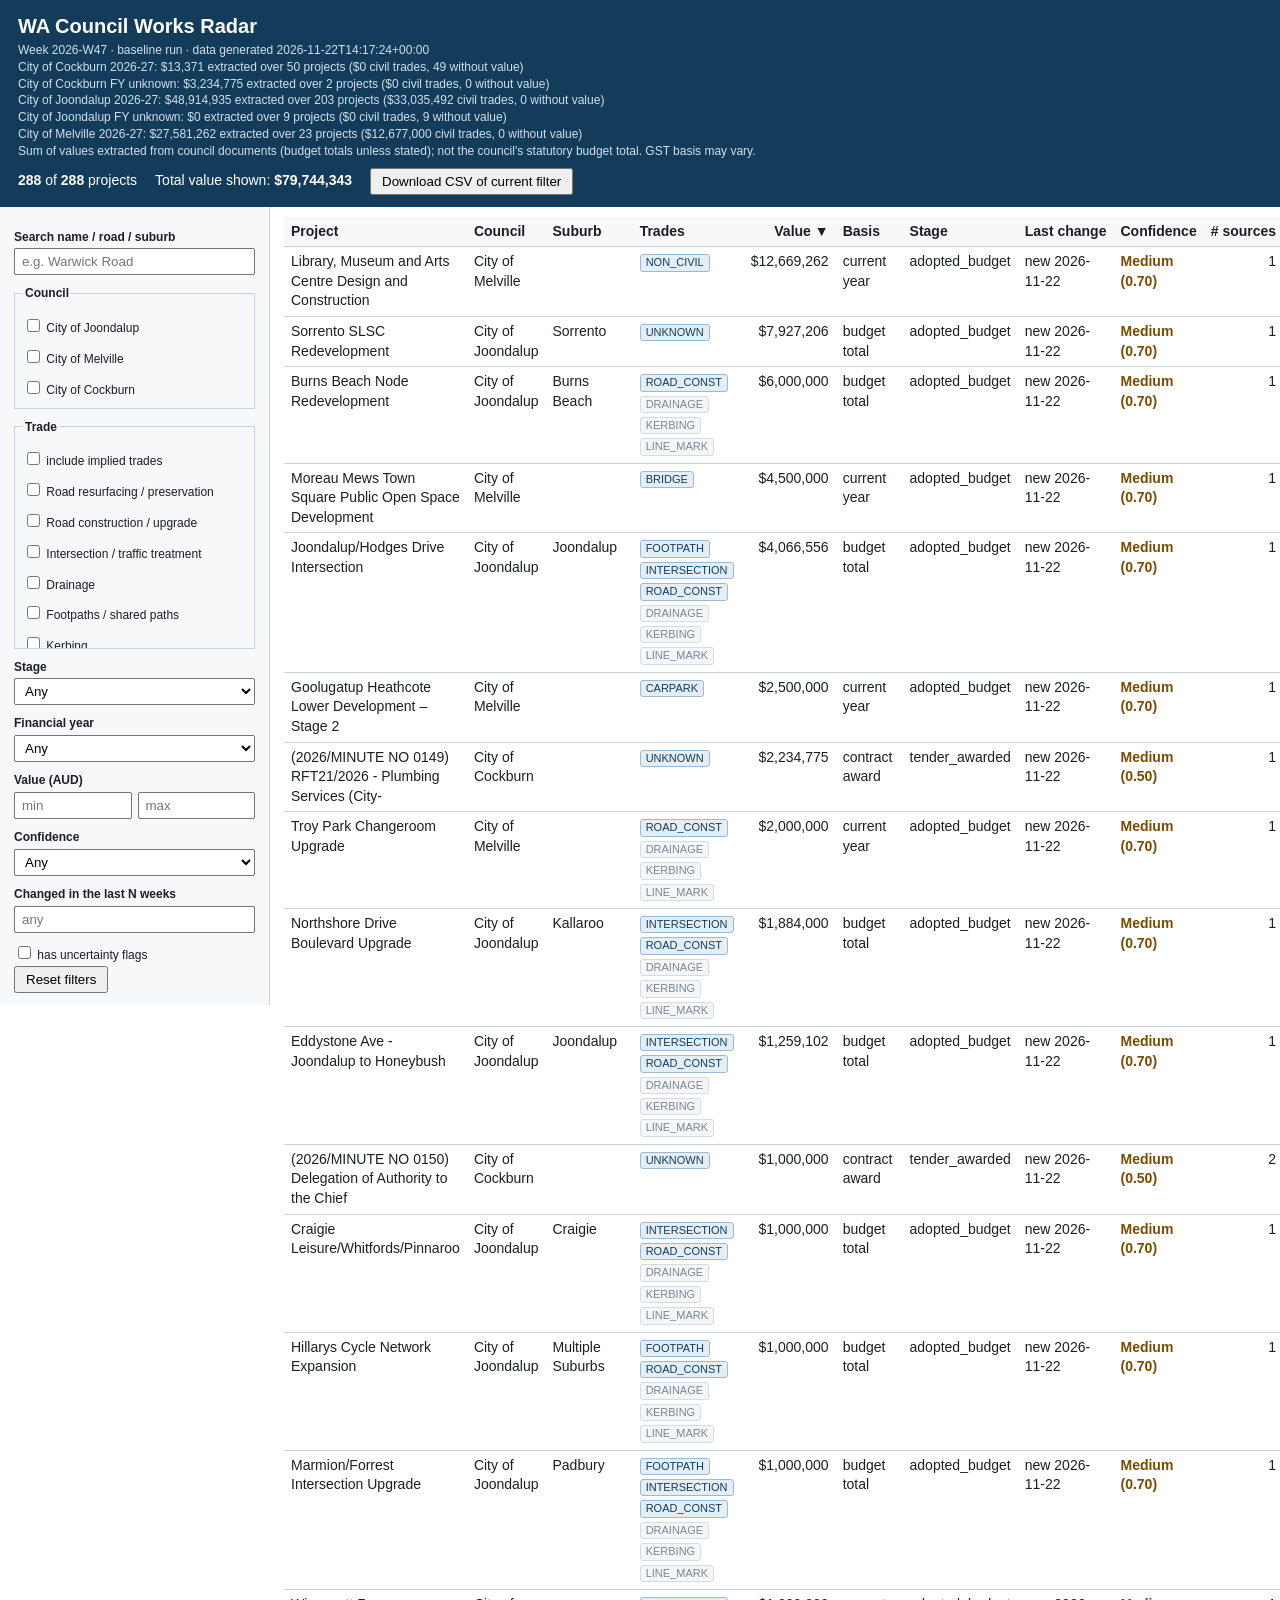
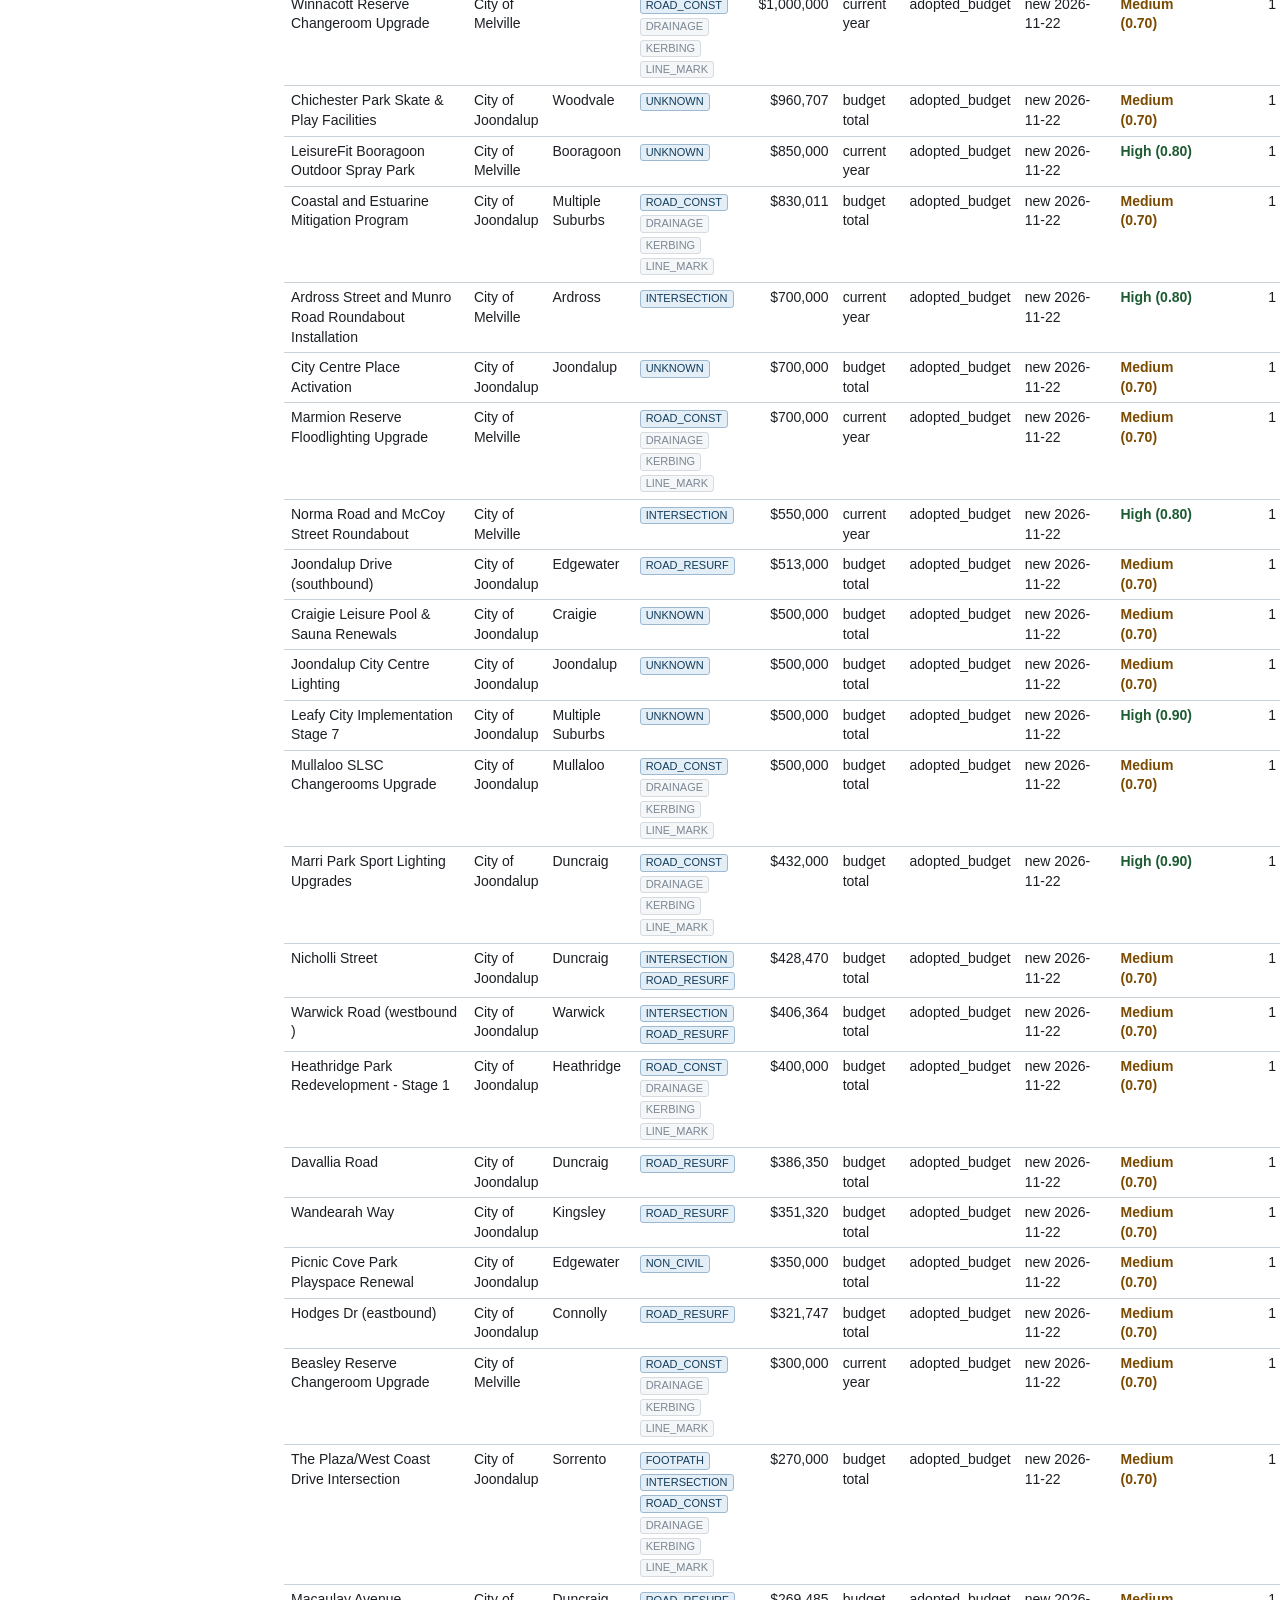
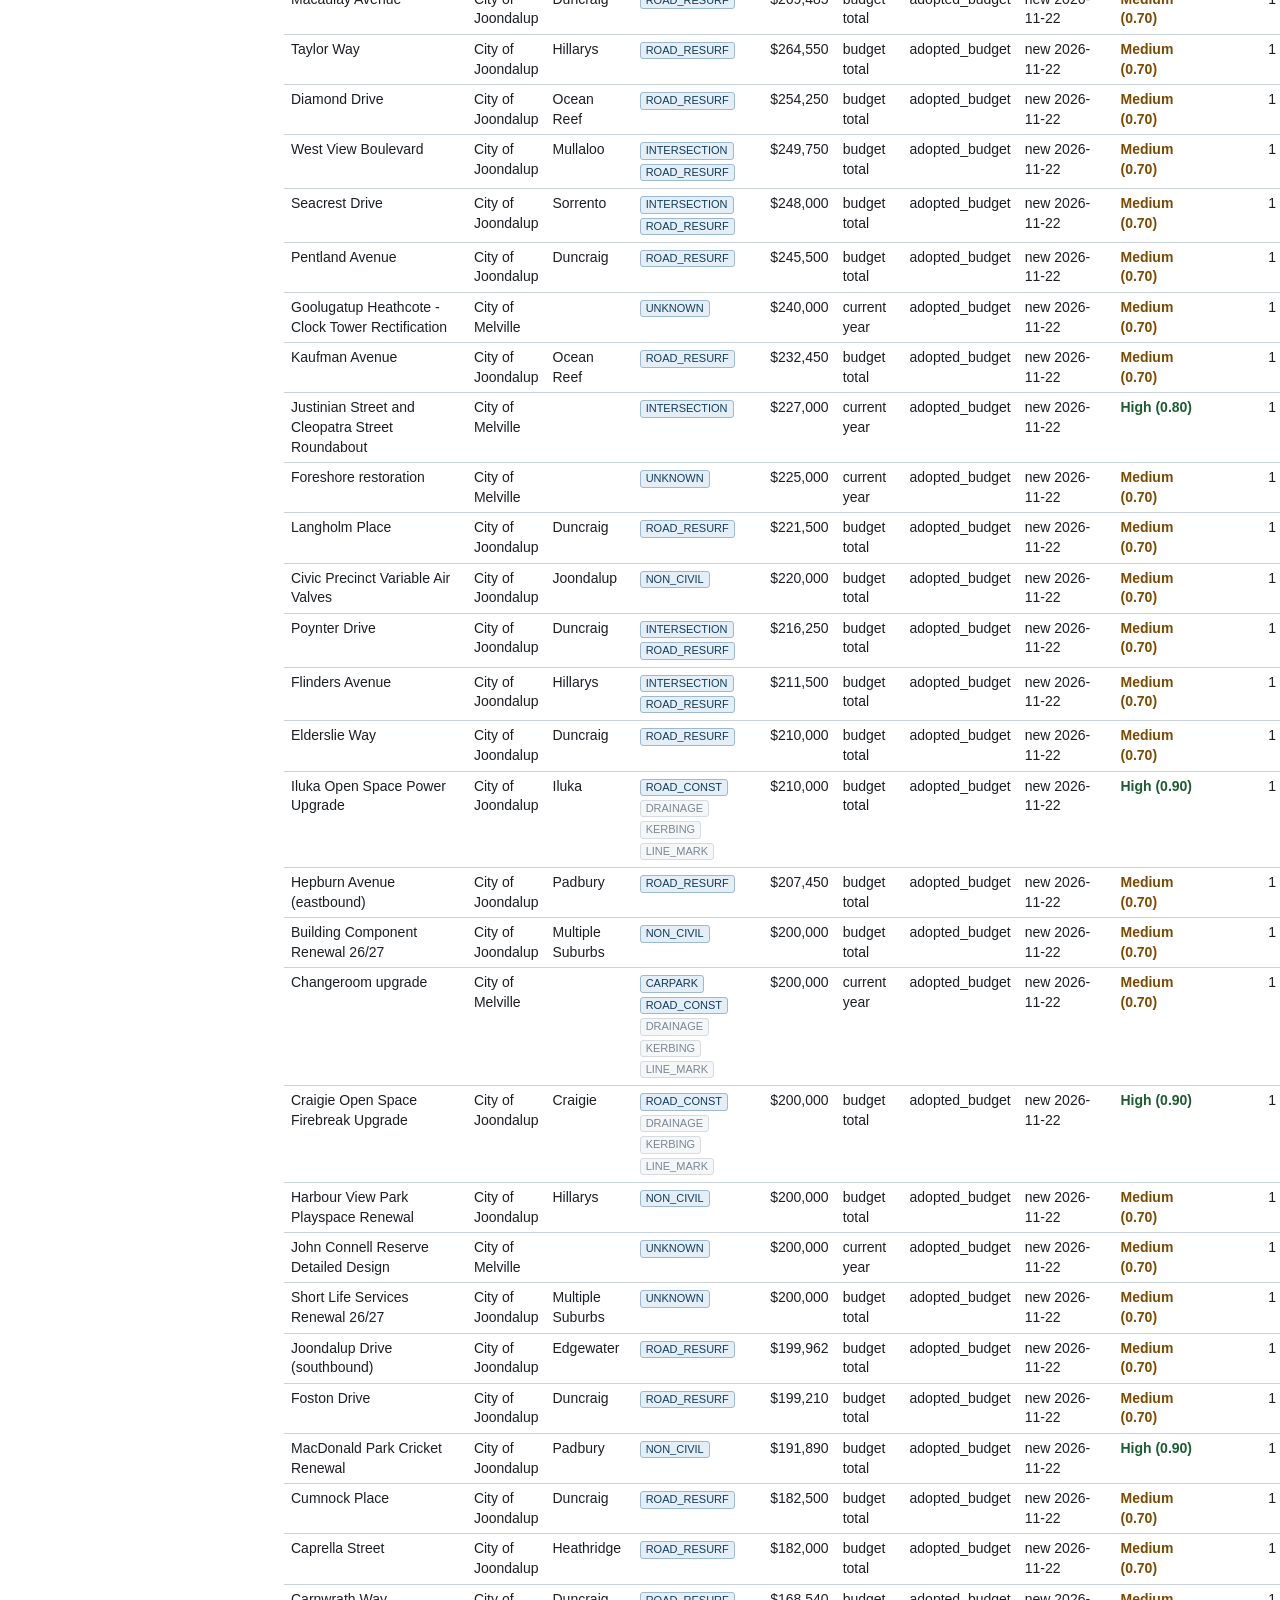
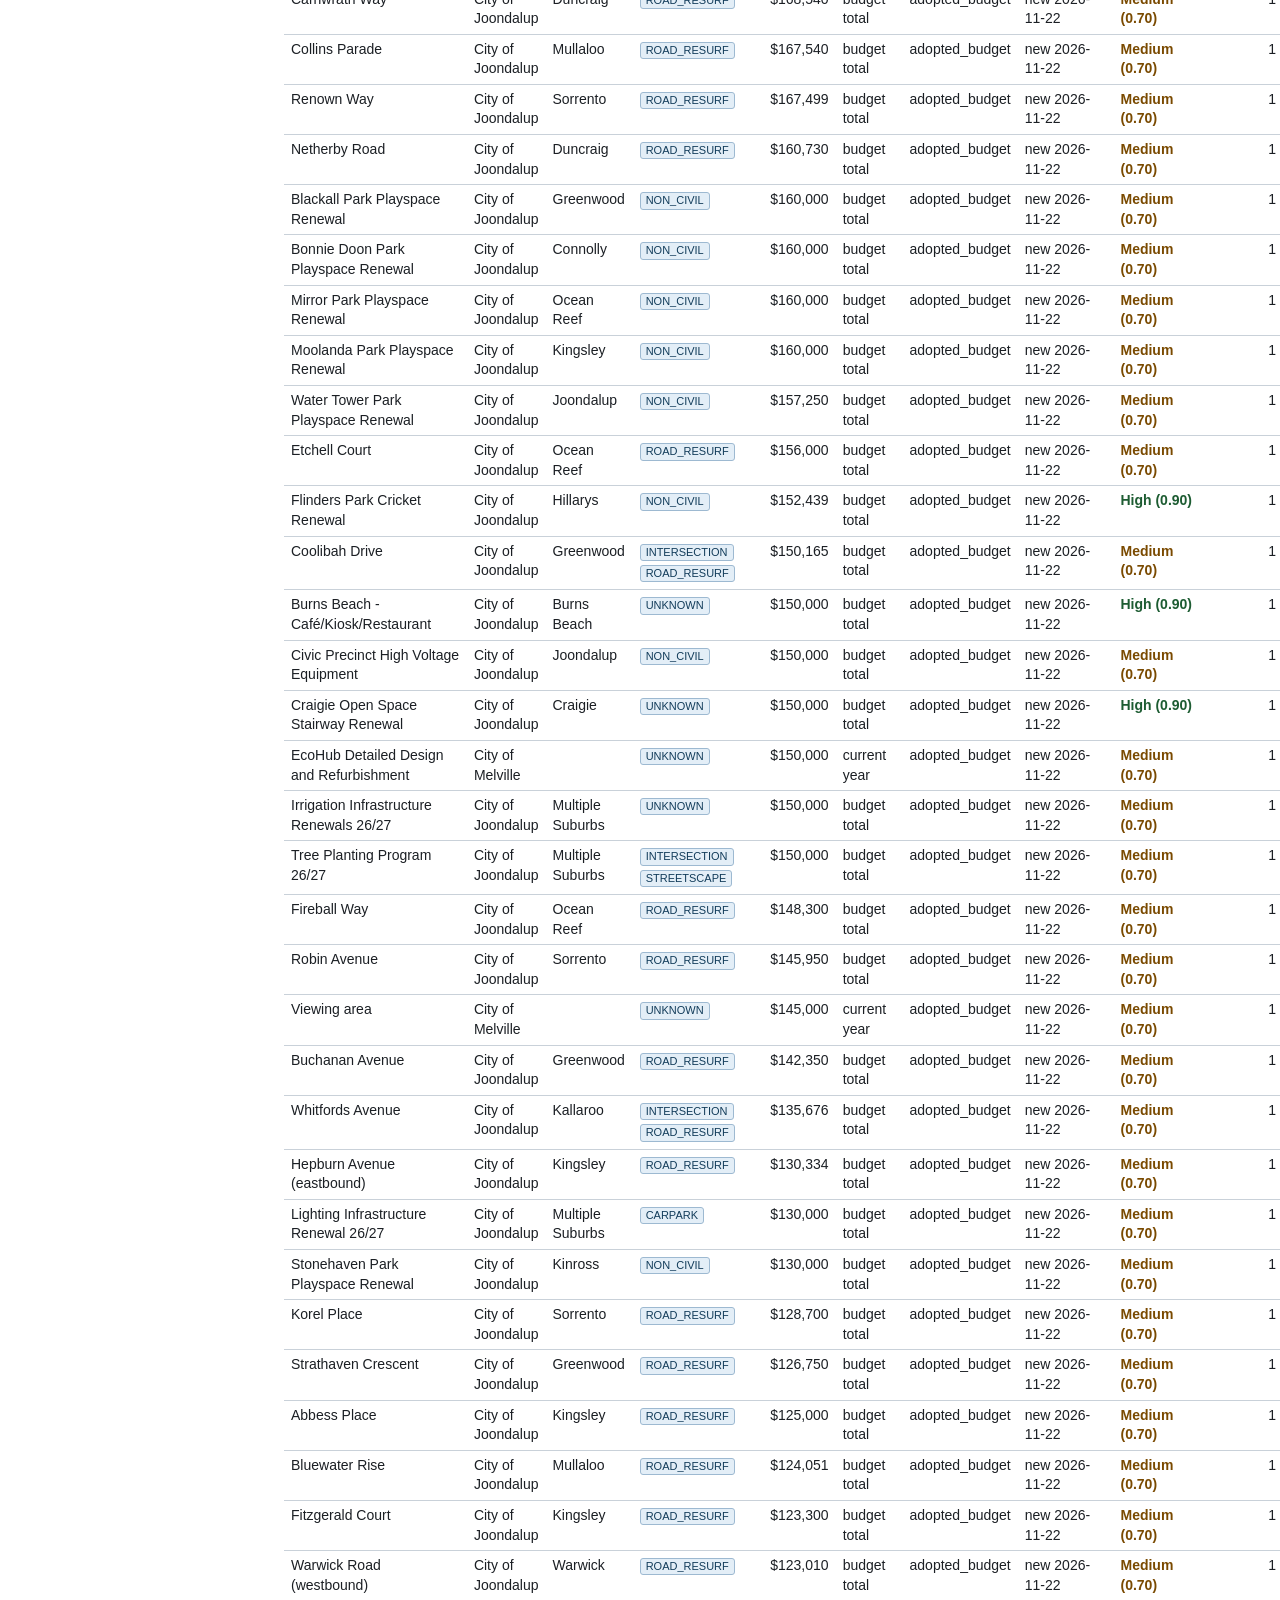
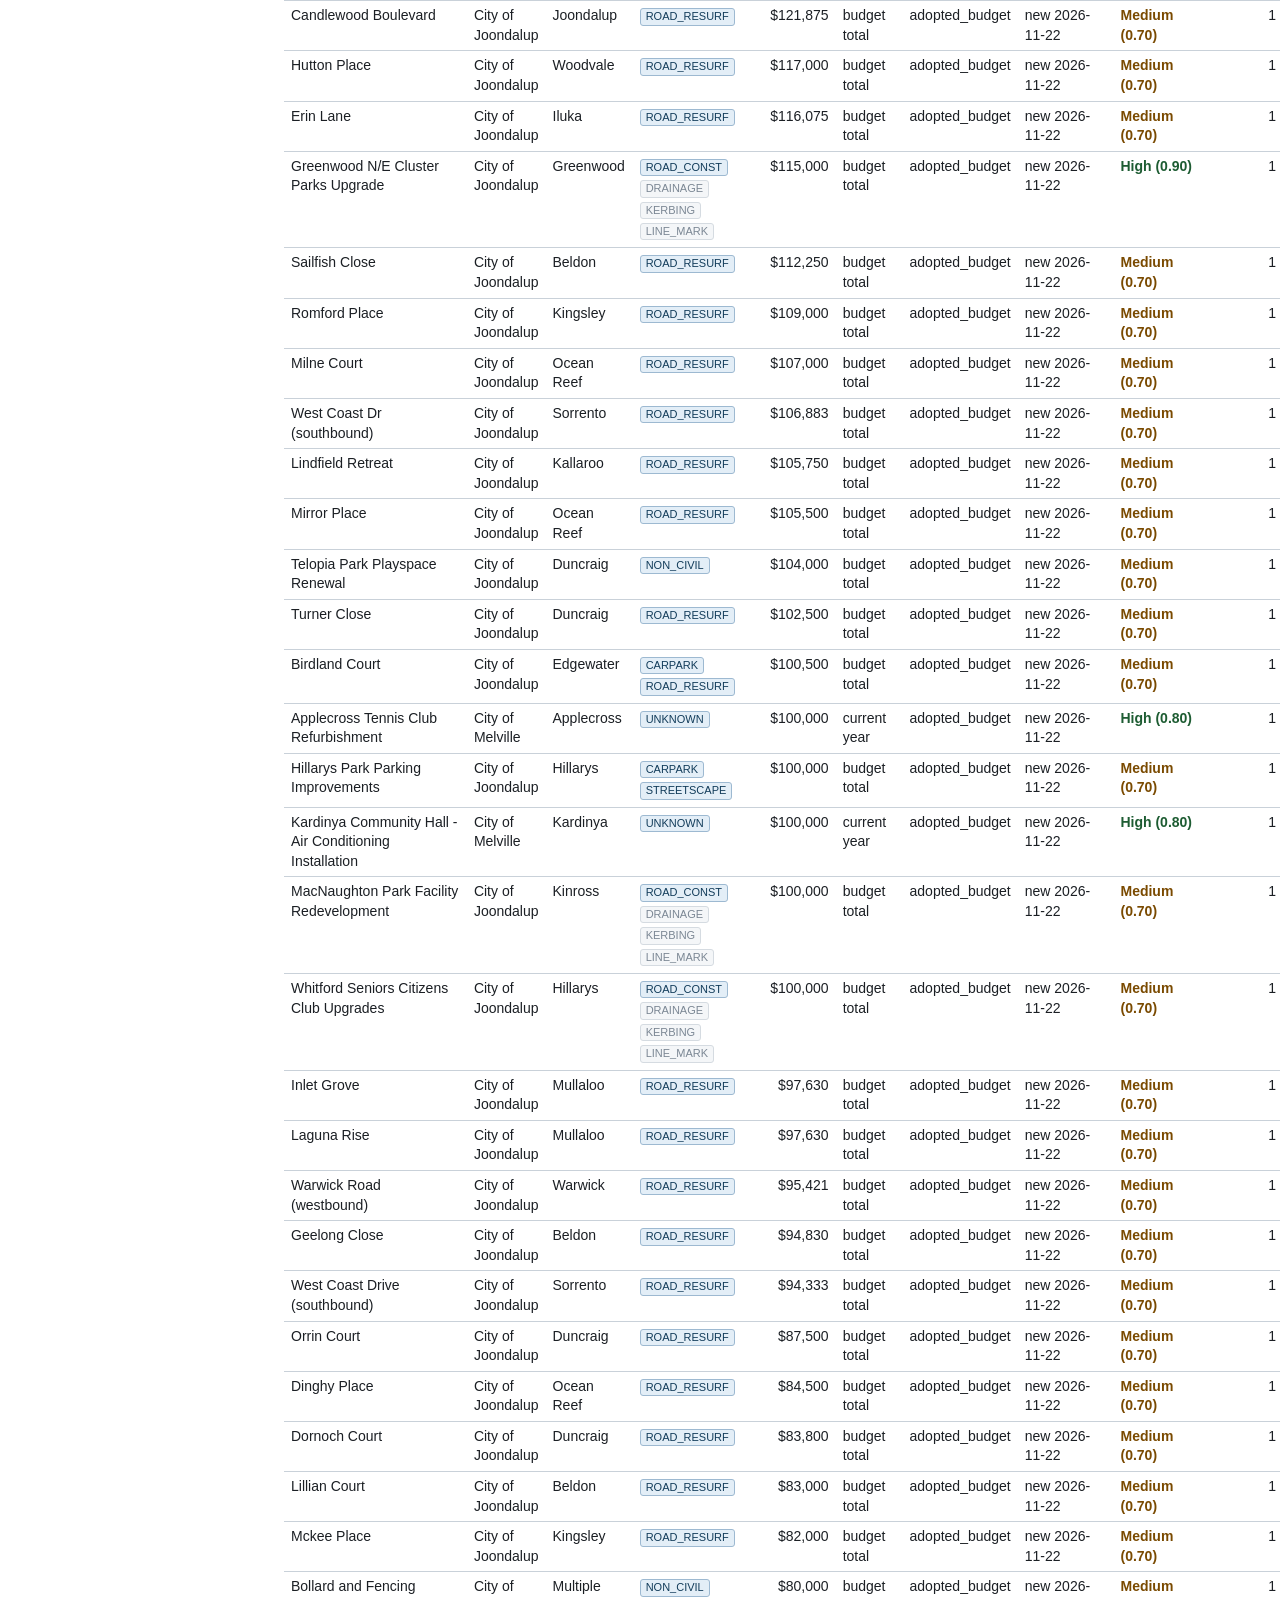
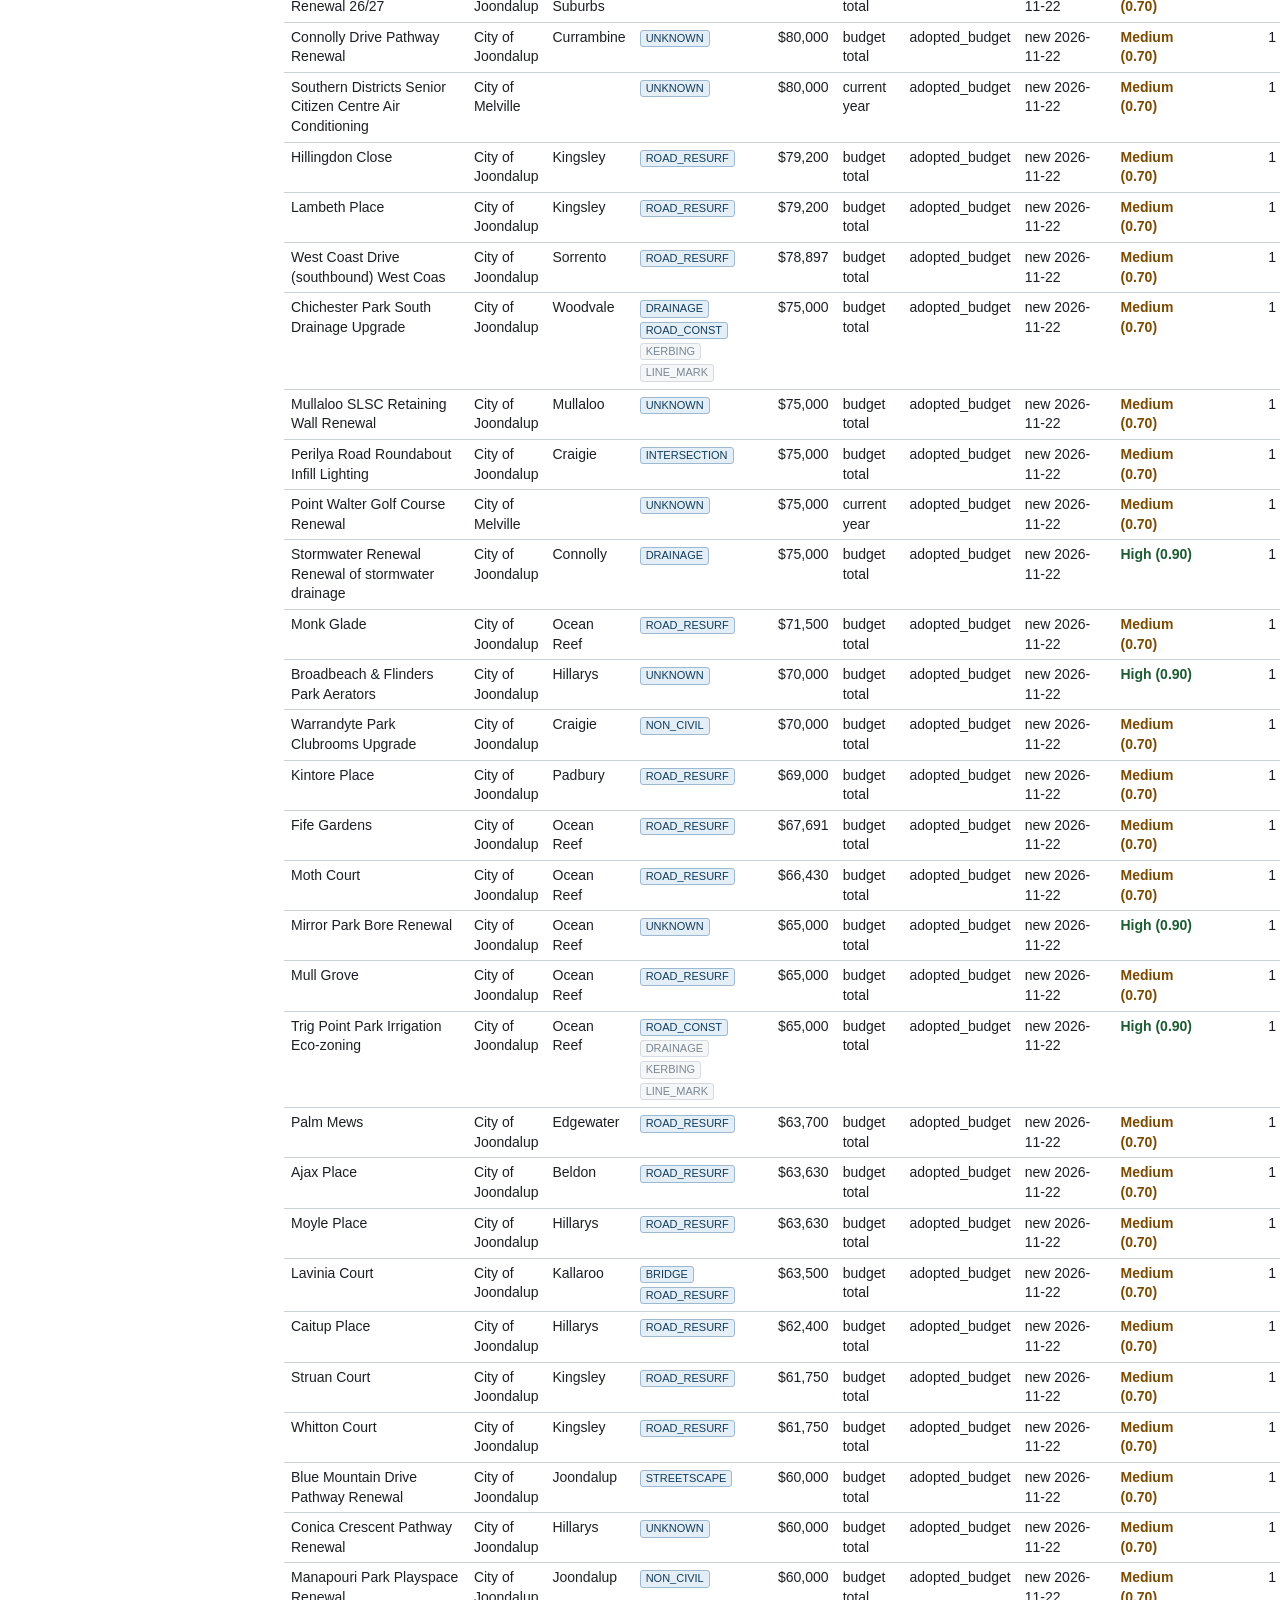
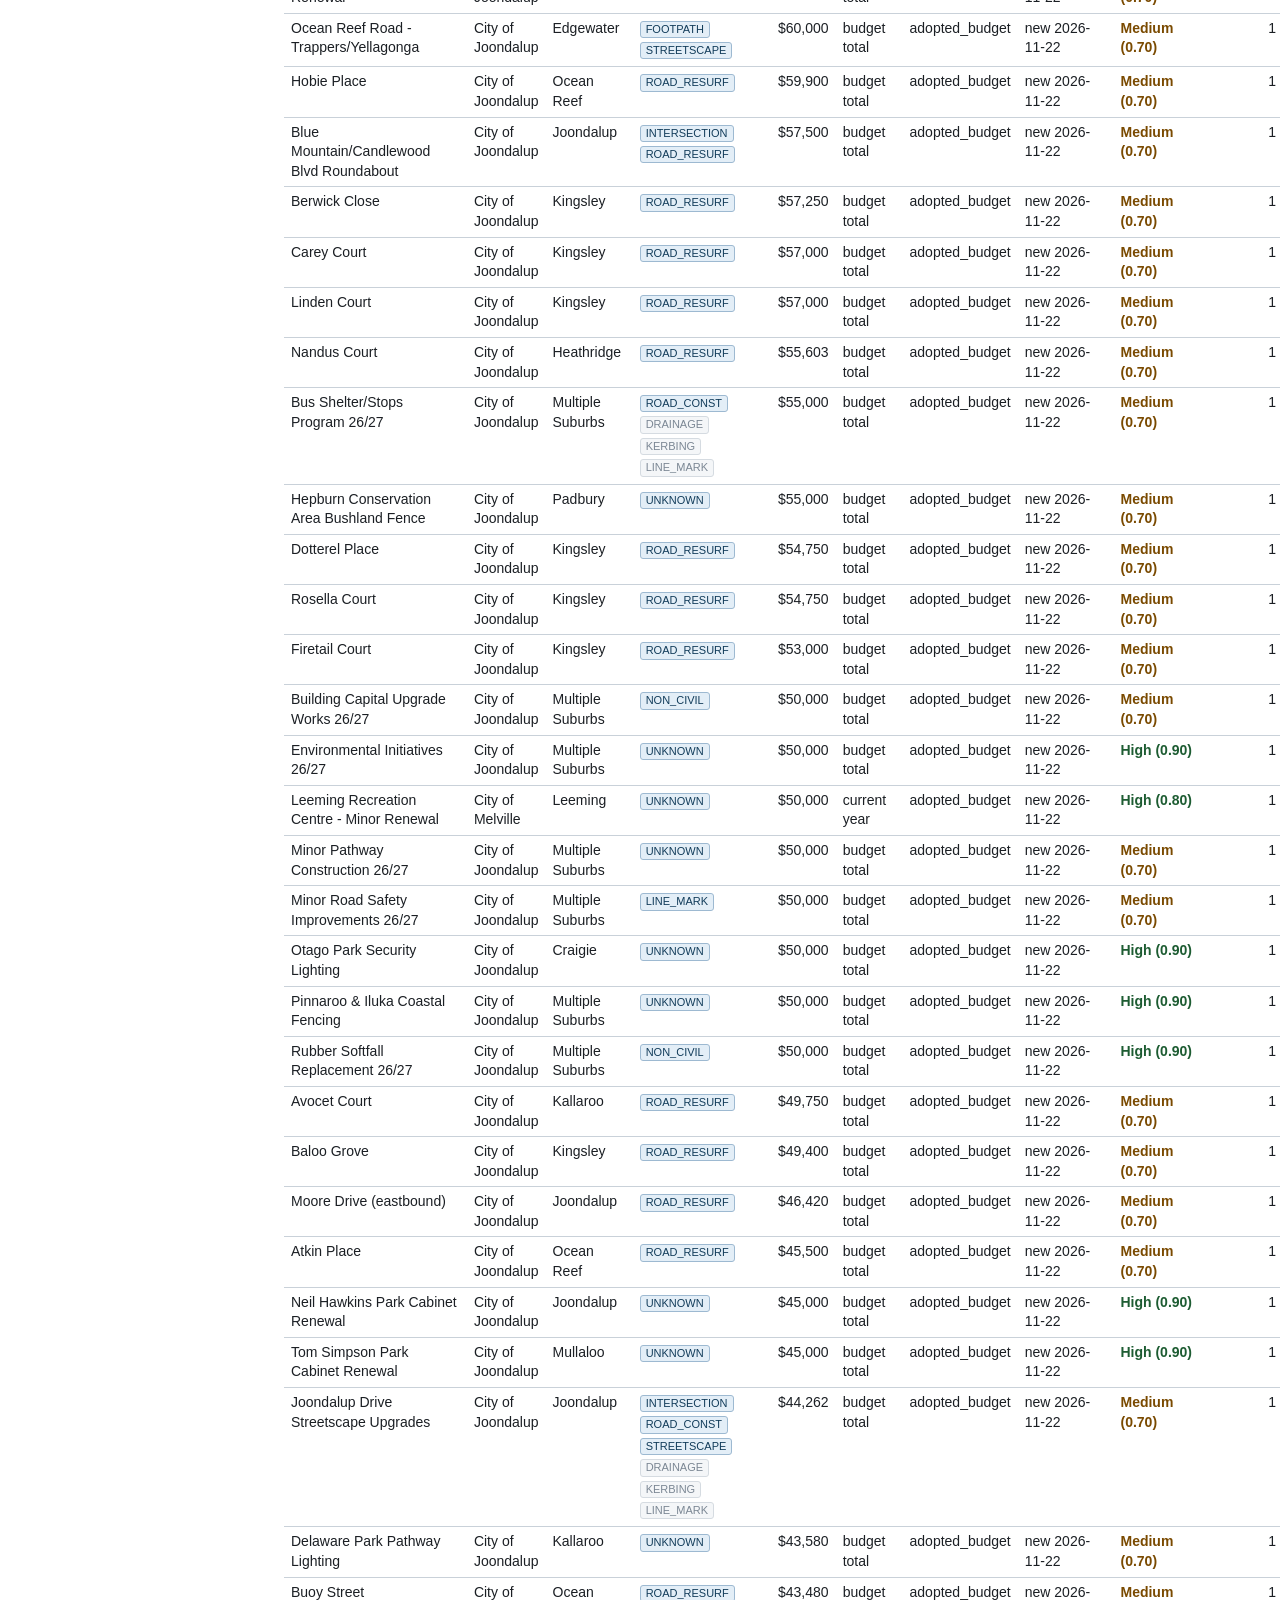
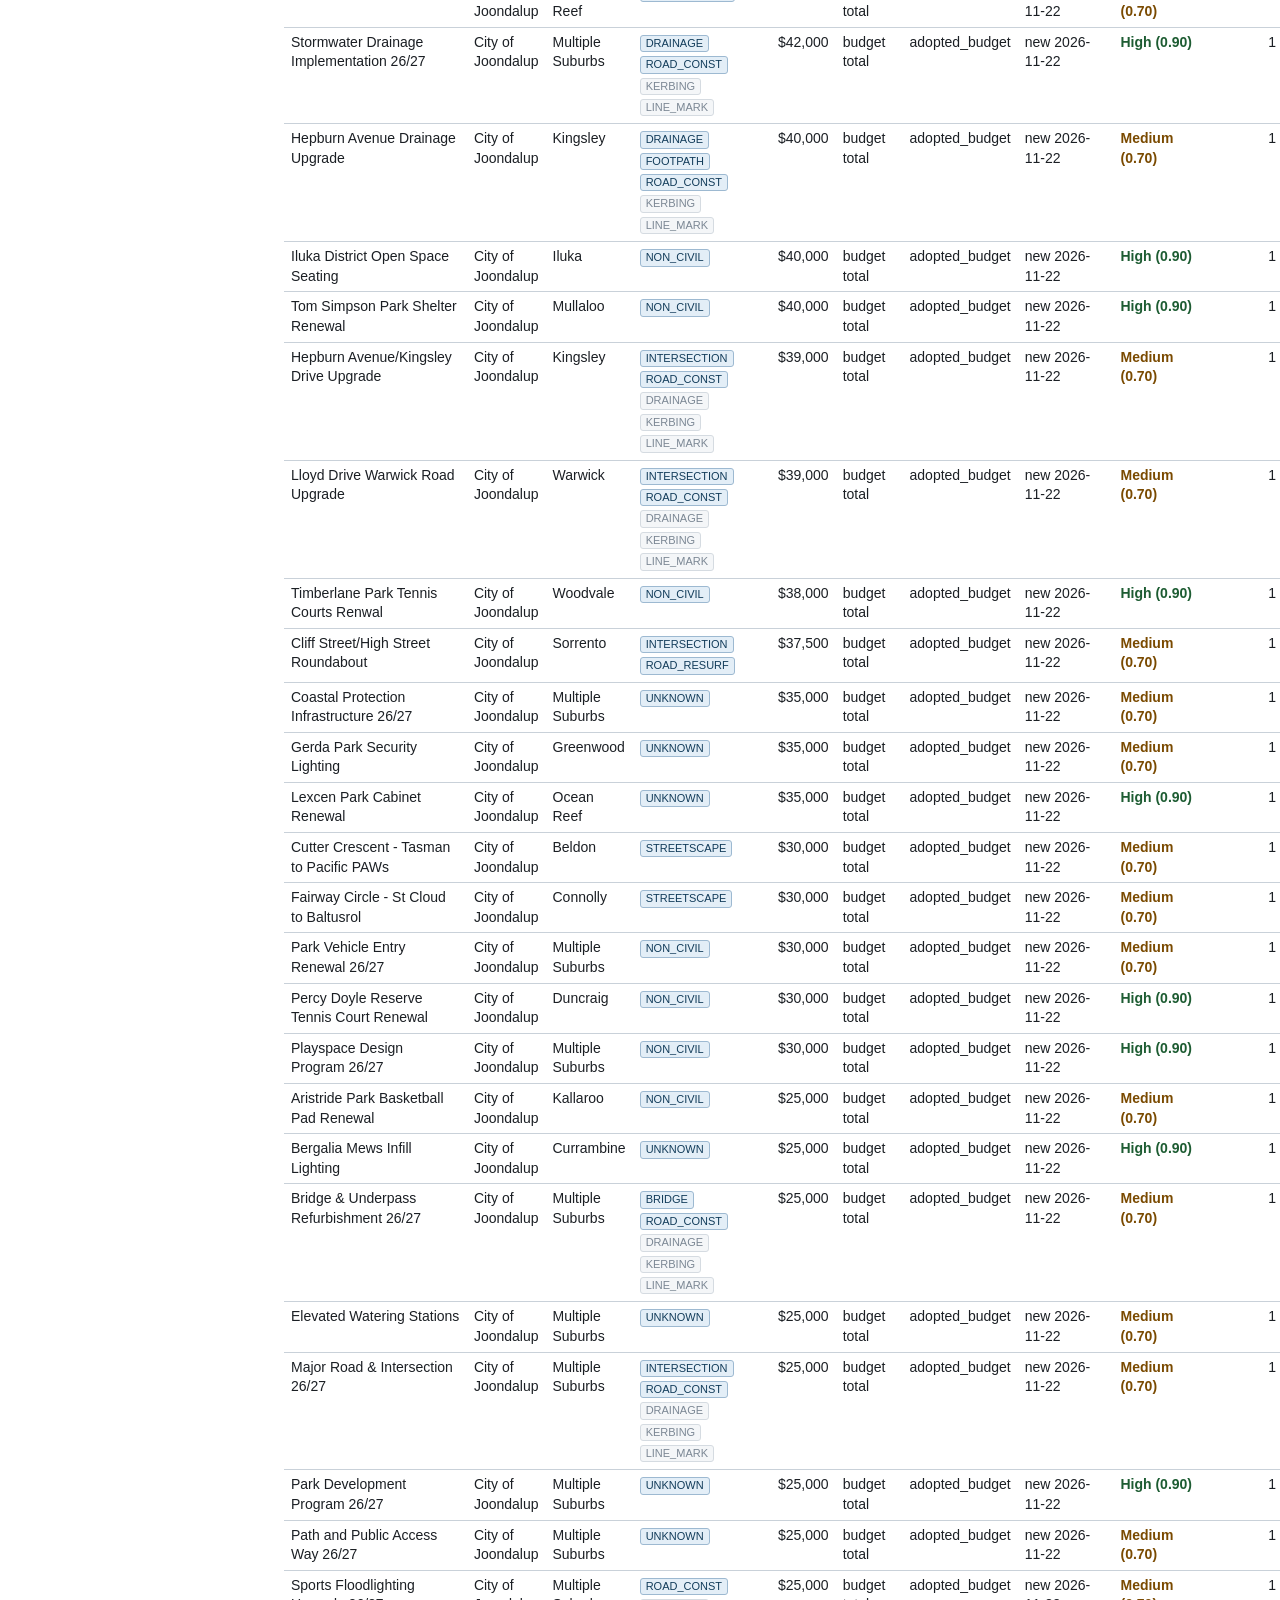
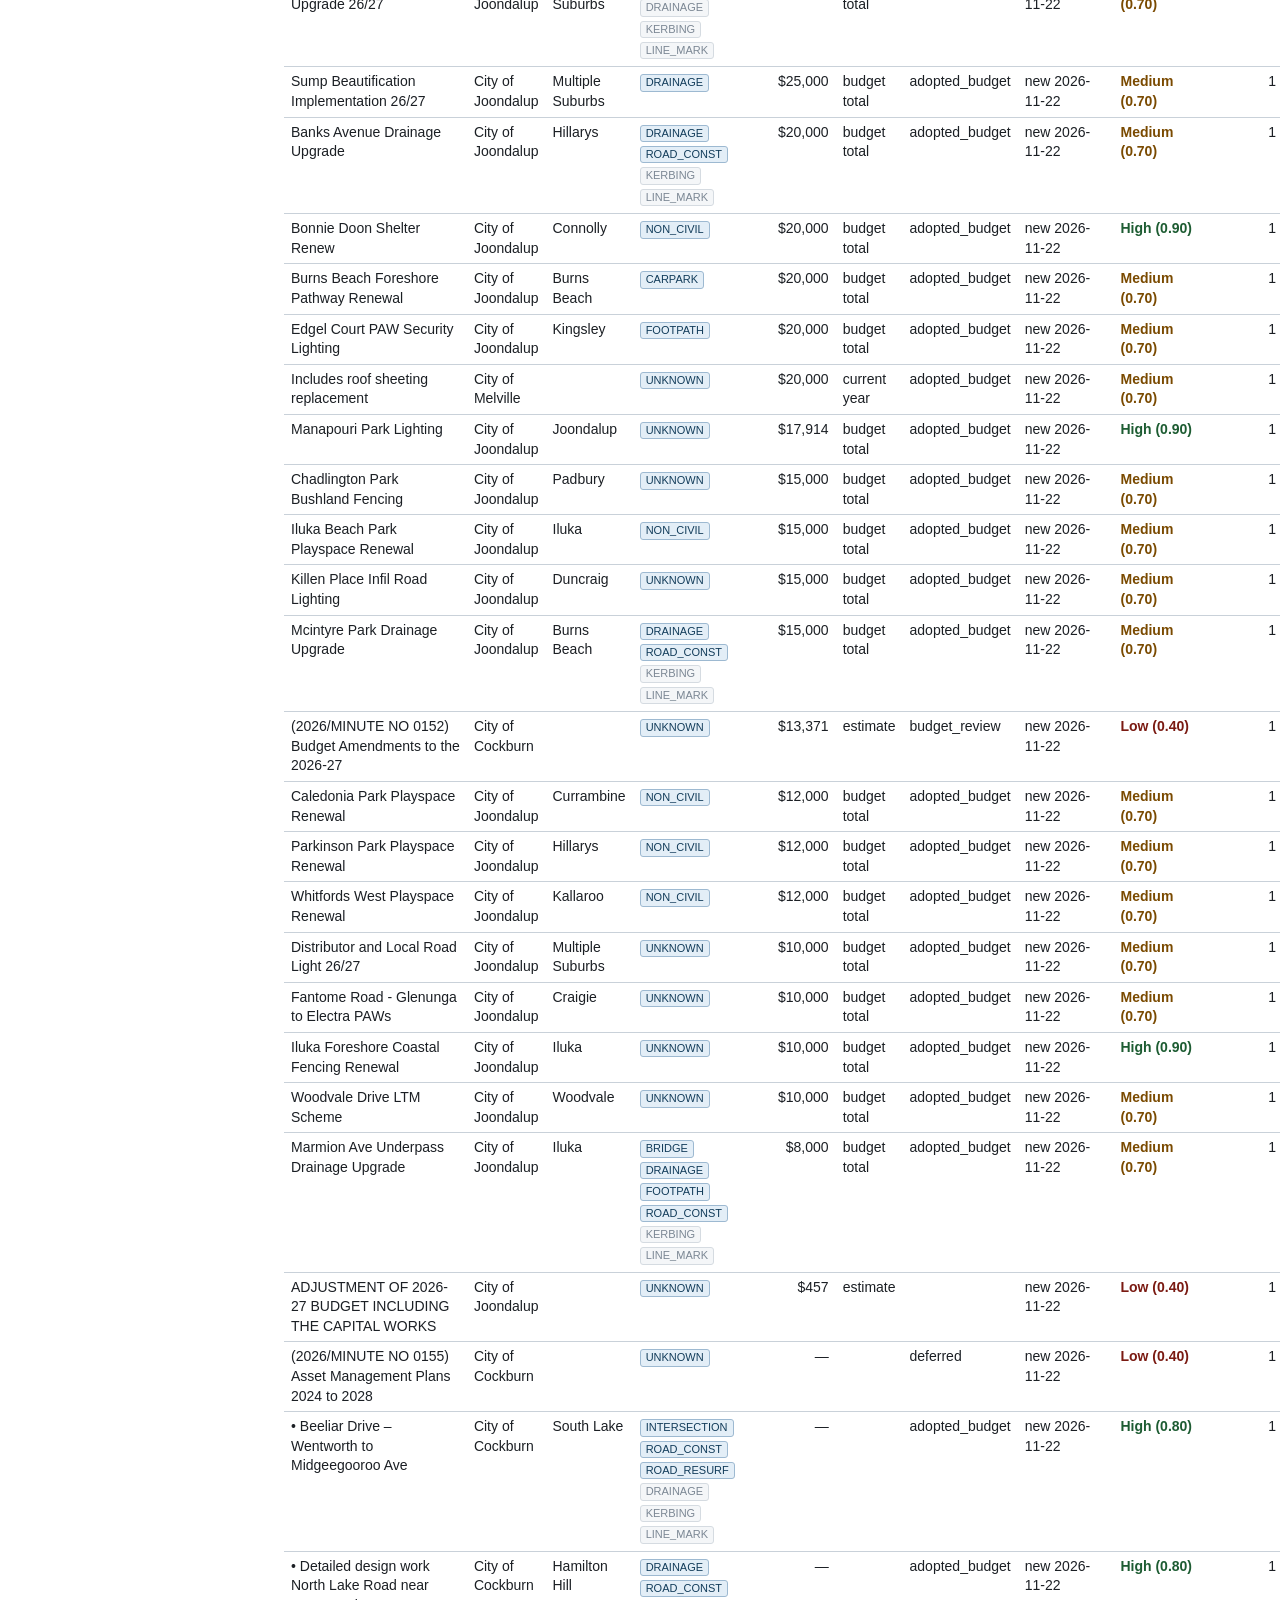
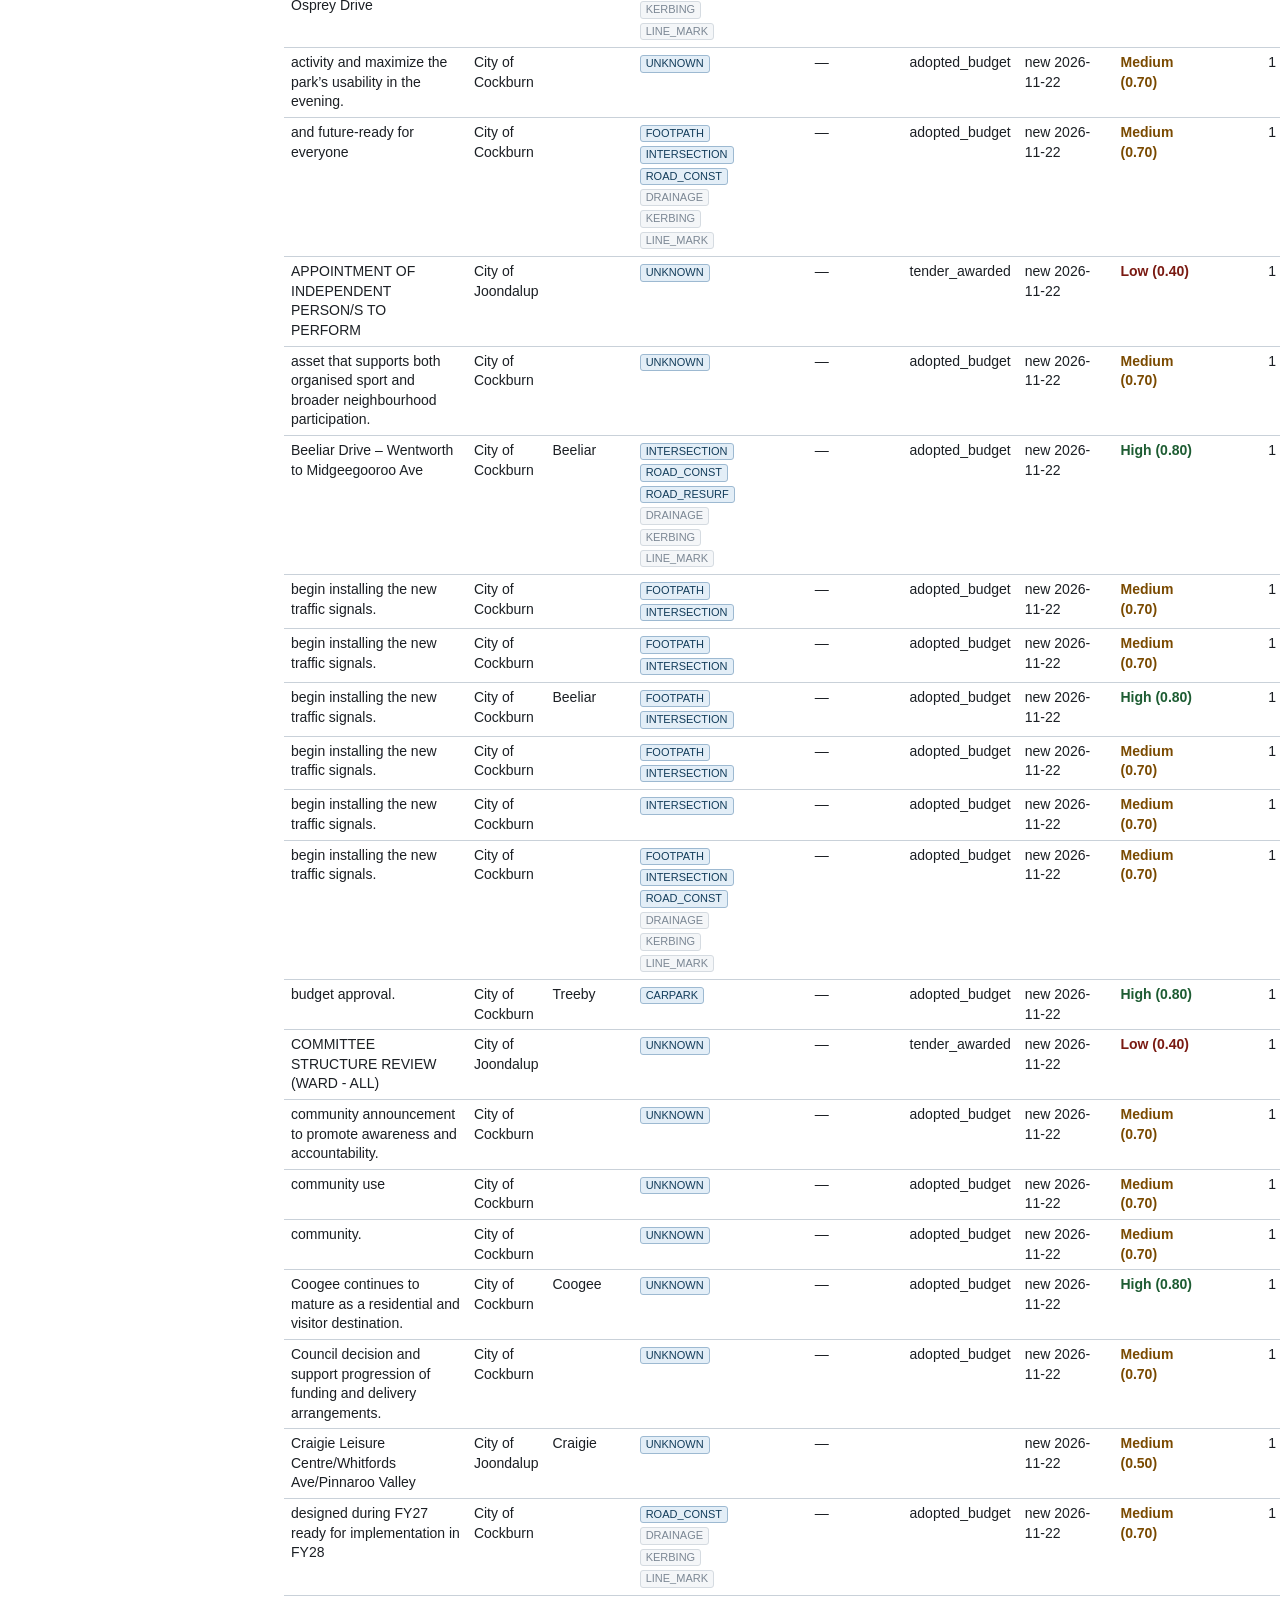
<file: out/ui/index.html>
<!DOCTYPE html>
<html lang="en">
<head>
<meta charset="utf-8">
<meta name="viewport" content="width=device-width, initial-scale=1">
<title>WA Council Works Radar</title>
<link rel="stylesheet" href="style.css">
</head>
<body>
<header id="header">
  <h1>WA Council Works Radar</h1>
  <div id="meta" class="muted"></div>
  <div id="program-totals" class="muted small"></div>
  <div id="counters">
    <span><strong id="count-shown">0</strong> of <strong id="count-total">0</strong> projects</span>
    <span>Total value shown: <strong id="value-total">$0</strong></span>
    <button id="download-csv" type="button">Download CSV of current filter</button>
  </div>
</header>

<div id="layout">
  <aside id="filters" aria-label="Filters">
    <label for="search">Search name / road / suburb</label>
    <input id="search" type="search" placeholder="e.g. Warwick Road">

    <fieldset id="filter-council"><legend>Council</legend></fieldset>

    <fieldset id="filter-trade"><legend>Trade</legend>
      <label class="inline"><input type="checkbox" id="include-implied"> include implied trades</label>
    </fieldset>

    <label for="filter-stage">Stage</label>
    <select id="filter-stage"><option value="">Any</option></select>

    <label for="filter-fy">Financial year</label>
    <select id="filter-fy"><option value="">Any</option></select>

    <label>Value (AUD)</label>
    <div class="row"><input id="value-min" type="number" min="0" placeholder="min"><input id="value-max" type="number" min="0" placeholder="max"></div>

    <label for="filter-confidence">Confidence</label>
    <select id="filter-confidence">
      <option value="0">Any</option><option value="0.5">Medium or higher (≥ 0.5)</option><option value="0.75">High (≥ 0.75)</option>
    </select>

    <label for="filter-weeks">Changed in the last N weeks</label>
    <input id="filter-weeks" type="number" min="1" placeholder="any">

    <label class="inline"><input type="checkbox" id="filter-flags"> has uncertainty flags</label>
    <button id="reset" type="button">Reset filters</button>
  </aside>

  <main>
    <p id="empty" class="muted" hidden>No projects match these filters.</p>
    <table id="results">
      <thead><tr id="results-head">
        <th data-sort="name">Project</th><th data-sort="council">Council</th><th data-sort="suburb">Suburb</th>
        <th data-sort="trade">Trades</th><th data-sort="value" class="num">Value</th><th data-sort="value_basis">Basis</th>
        <th data-sort="stage">Stage</th><th data-sort="last_change">Last change</th>
        <th data-sort="confidence">Confidence</th><th data-sort="sources" class="num"># sources</th>
      </tr></thead>
      <tbody id="results-body"></tbody>
    </table>
    <p id="truncated" class="muted" hidden></p>
  </main>
</div>

<footer id="footer"><p id="footer-text"></p><p id="footer-note" class="small"></p></footer>
<noscript><p>This page needs JavaScript to filter the table.</p></noscript>
<script src="data.js"></script>
<script src="app.js"></script>
</body>
</html>
</file>
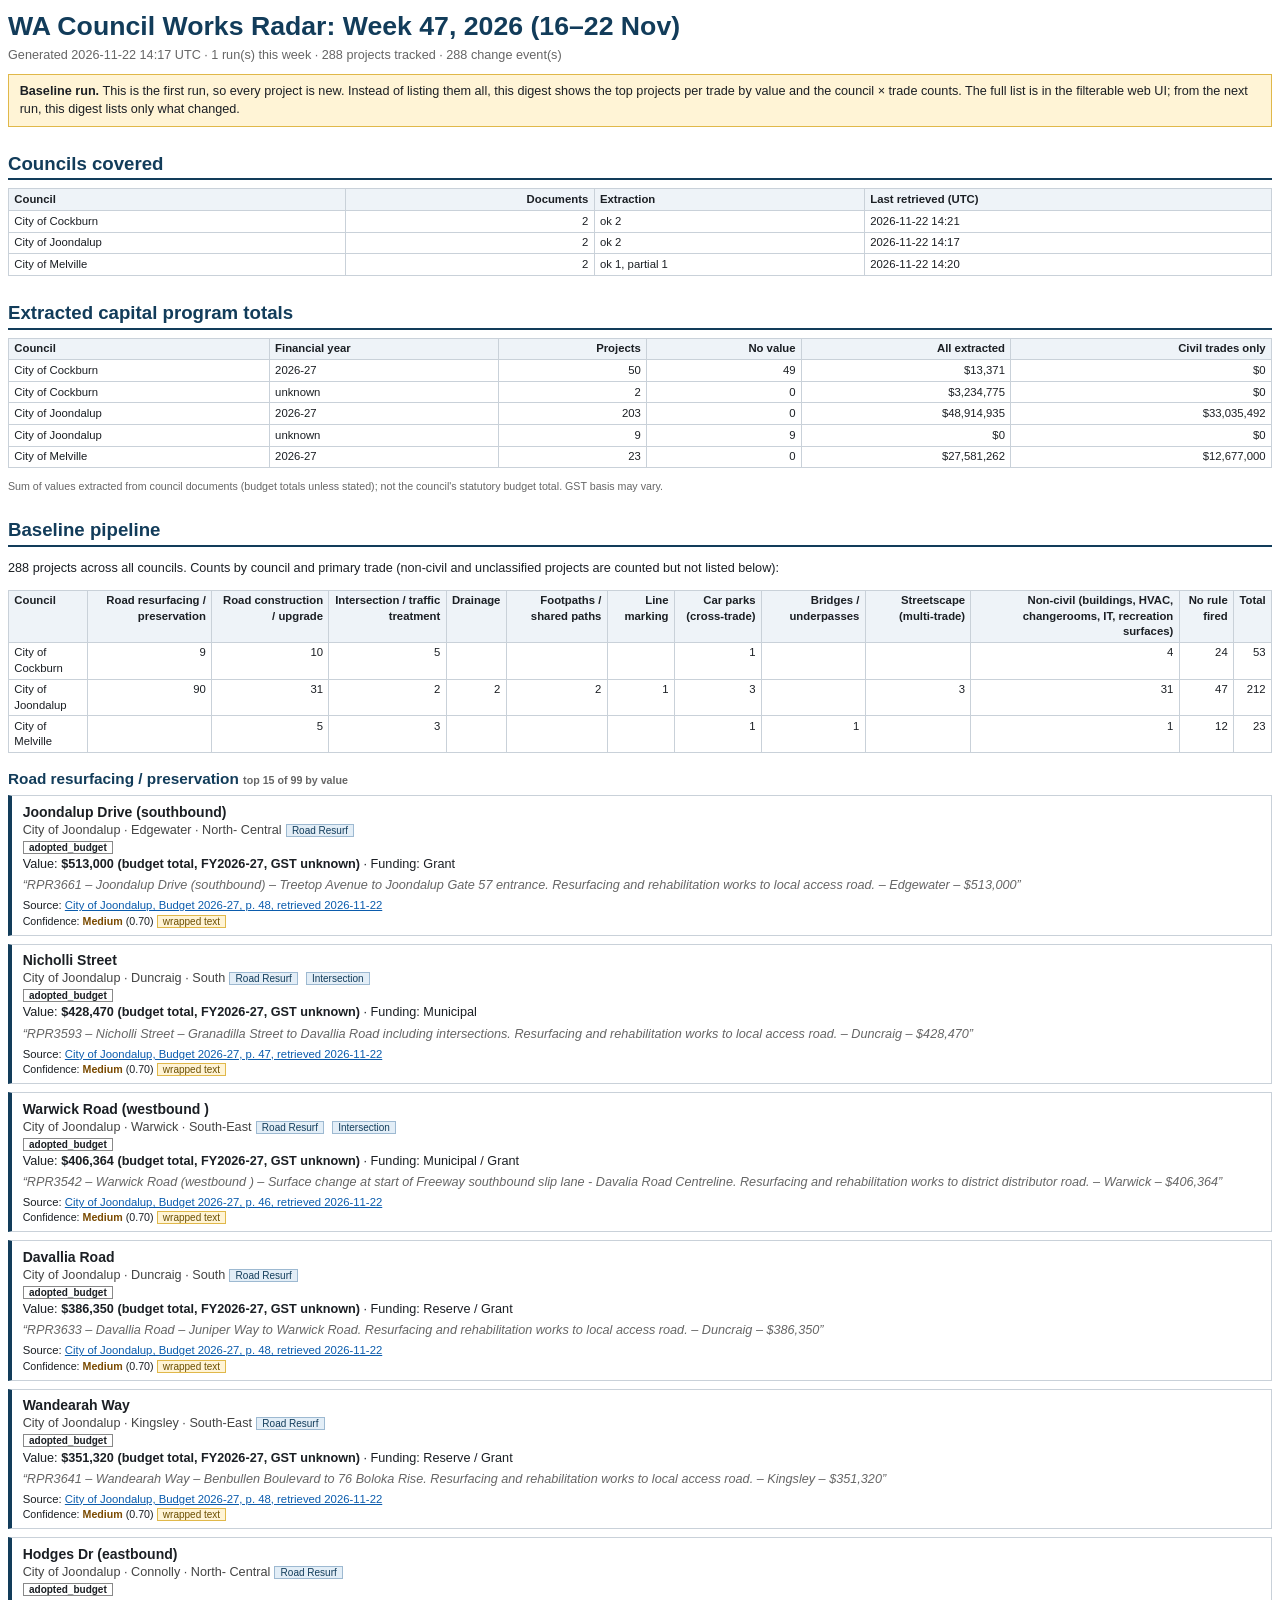
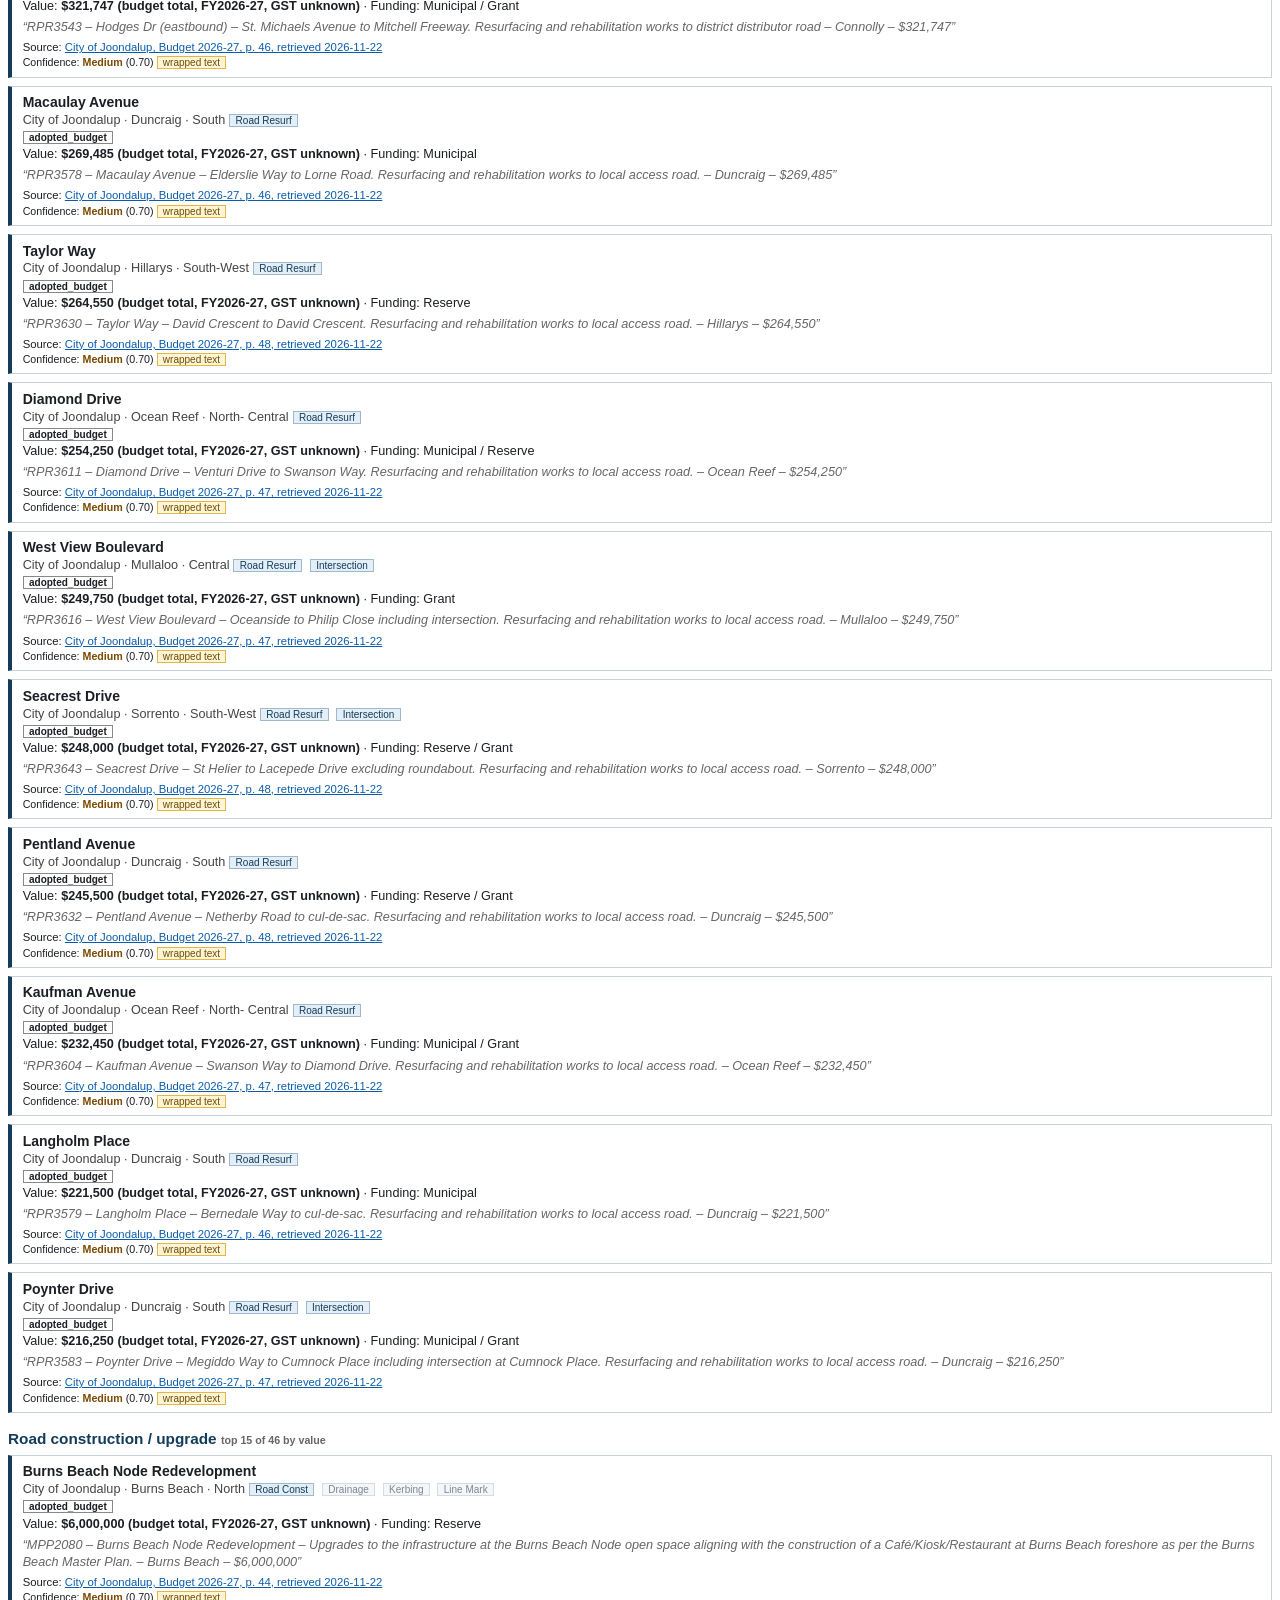
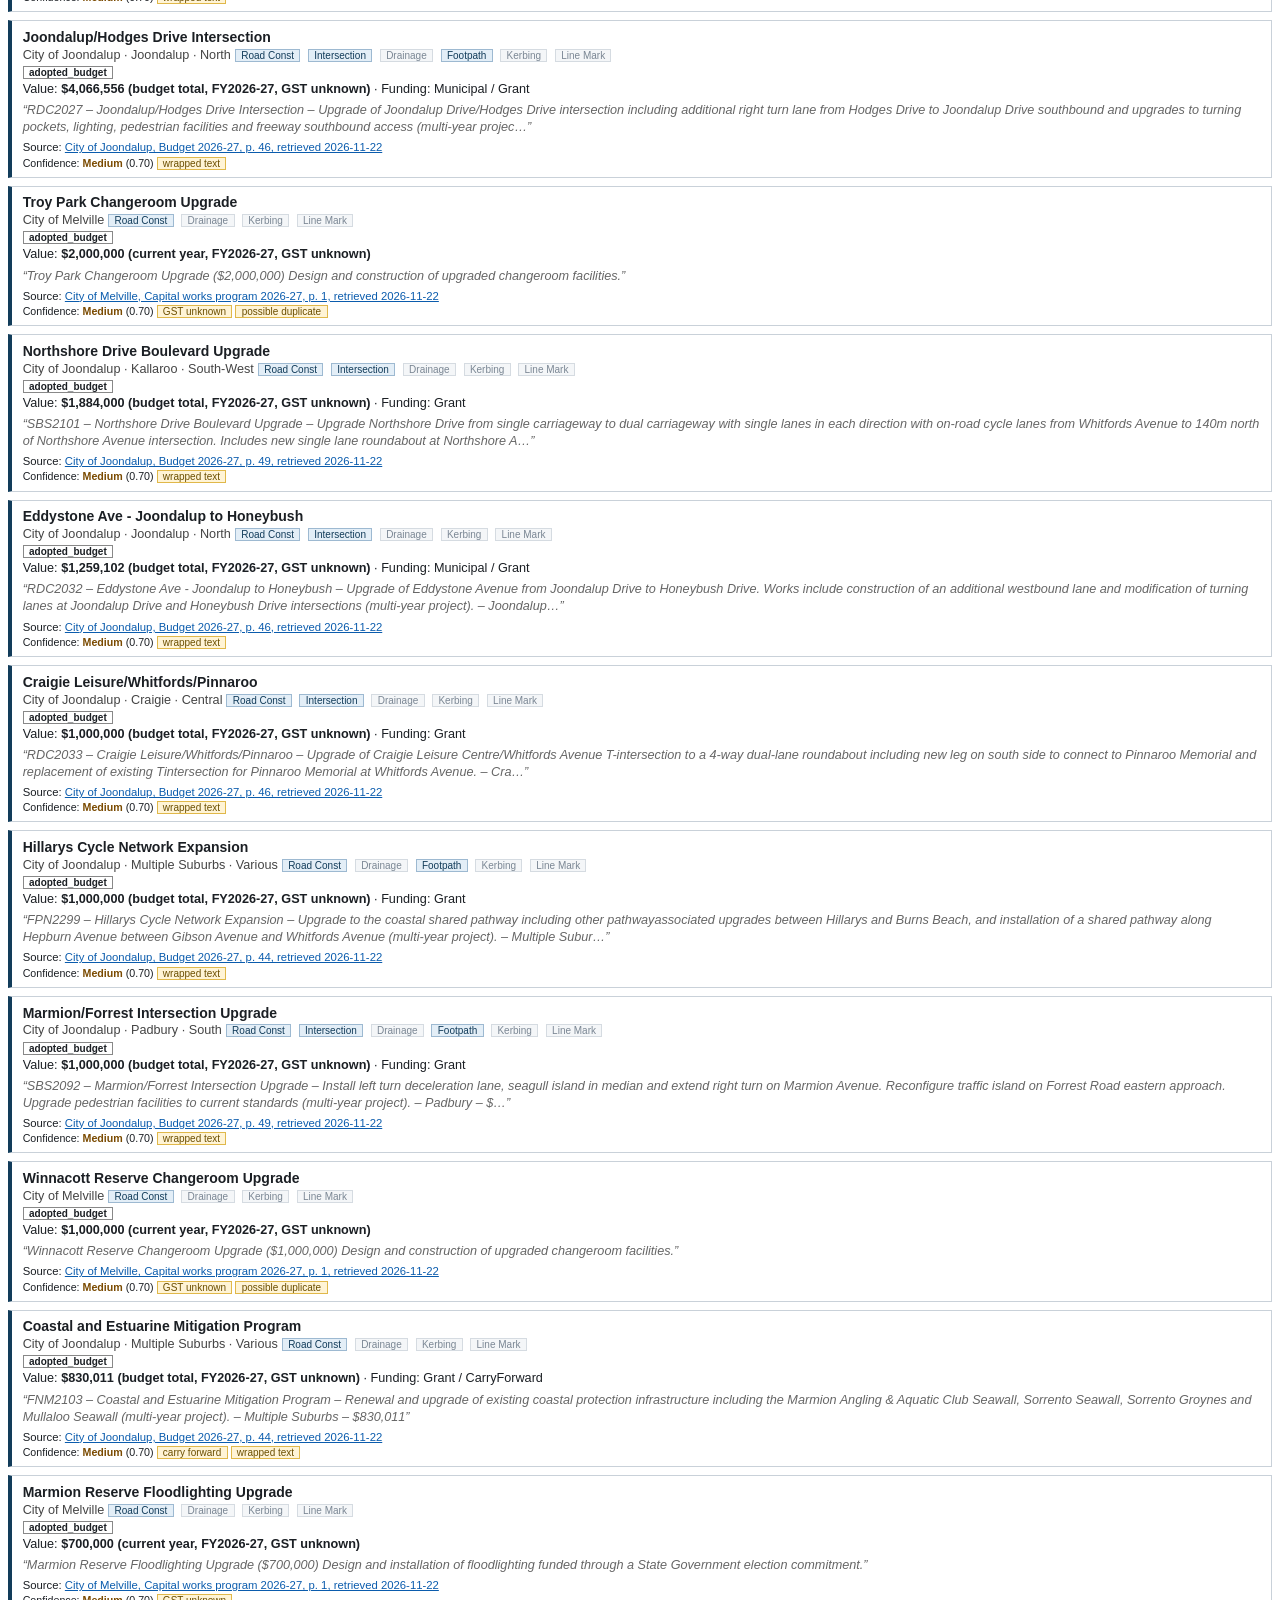
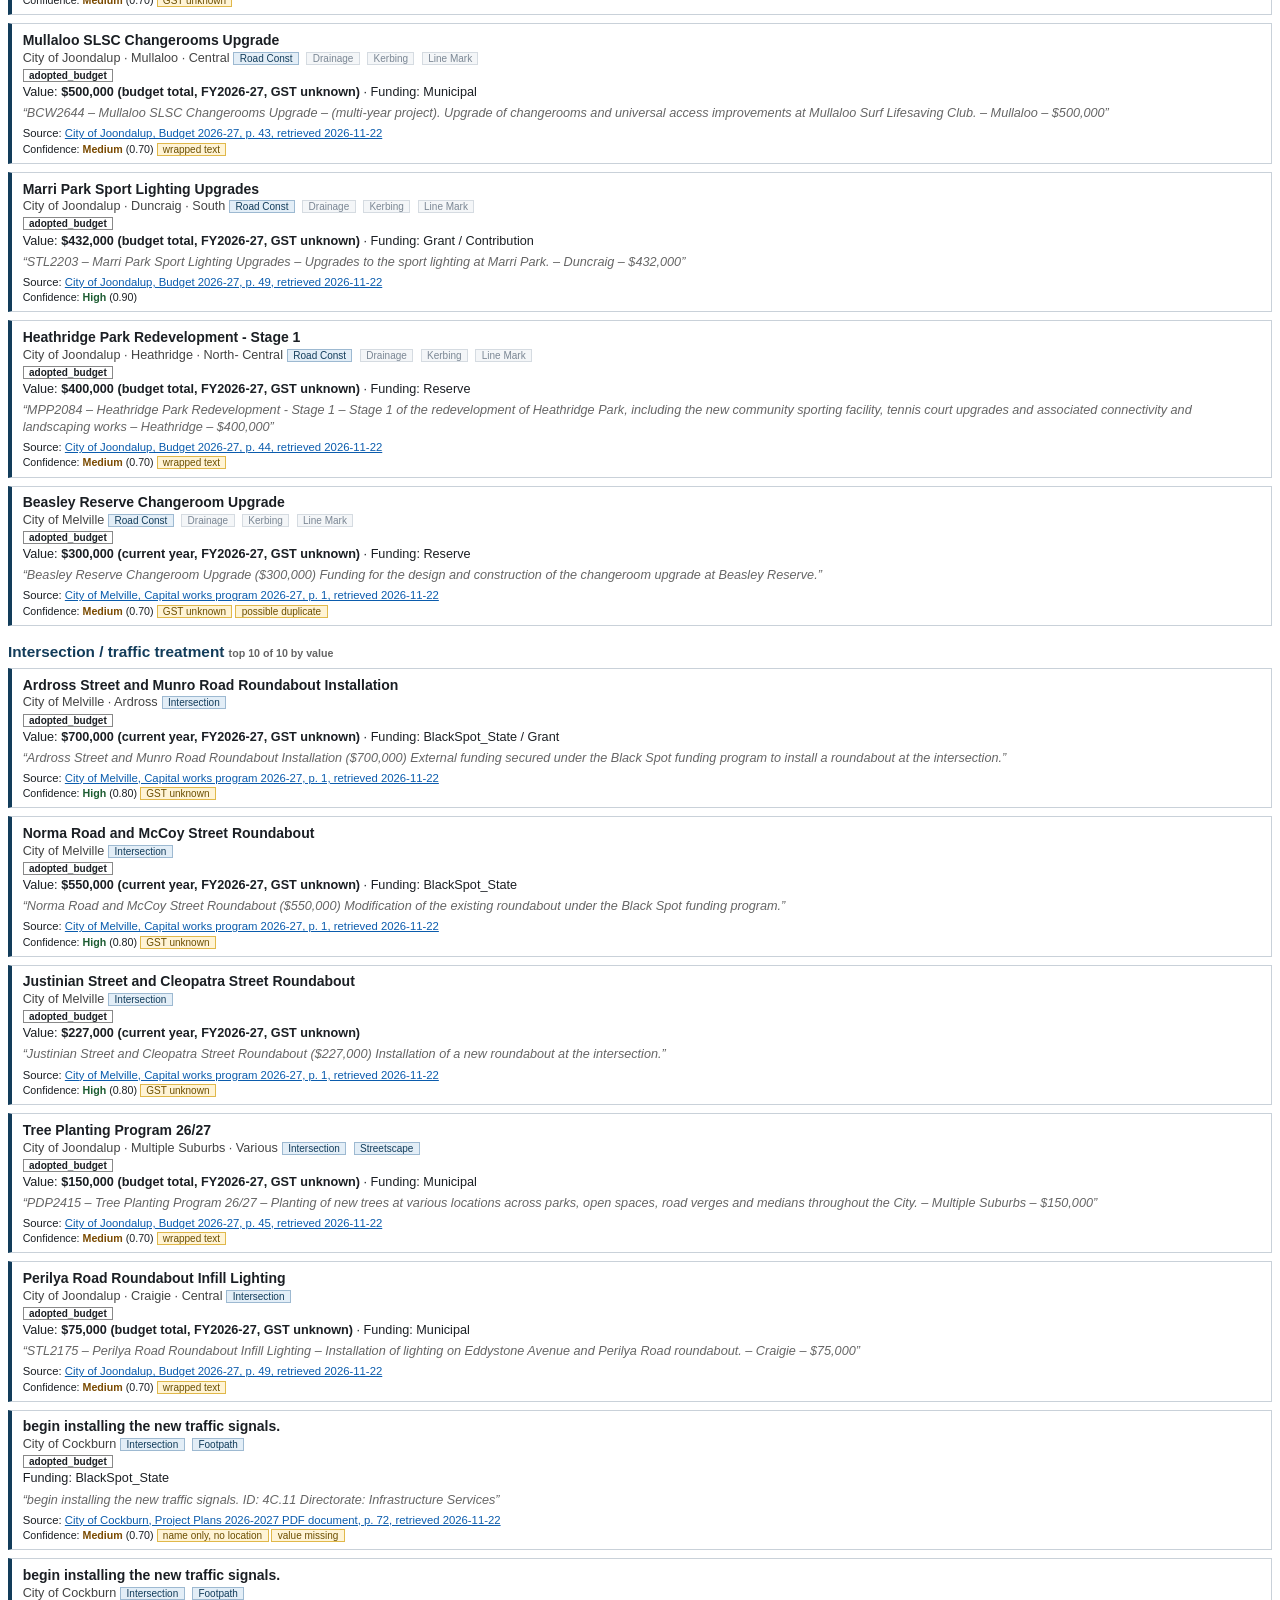
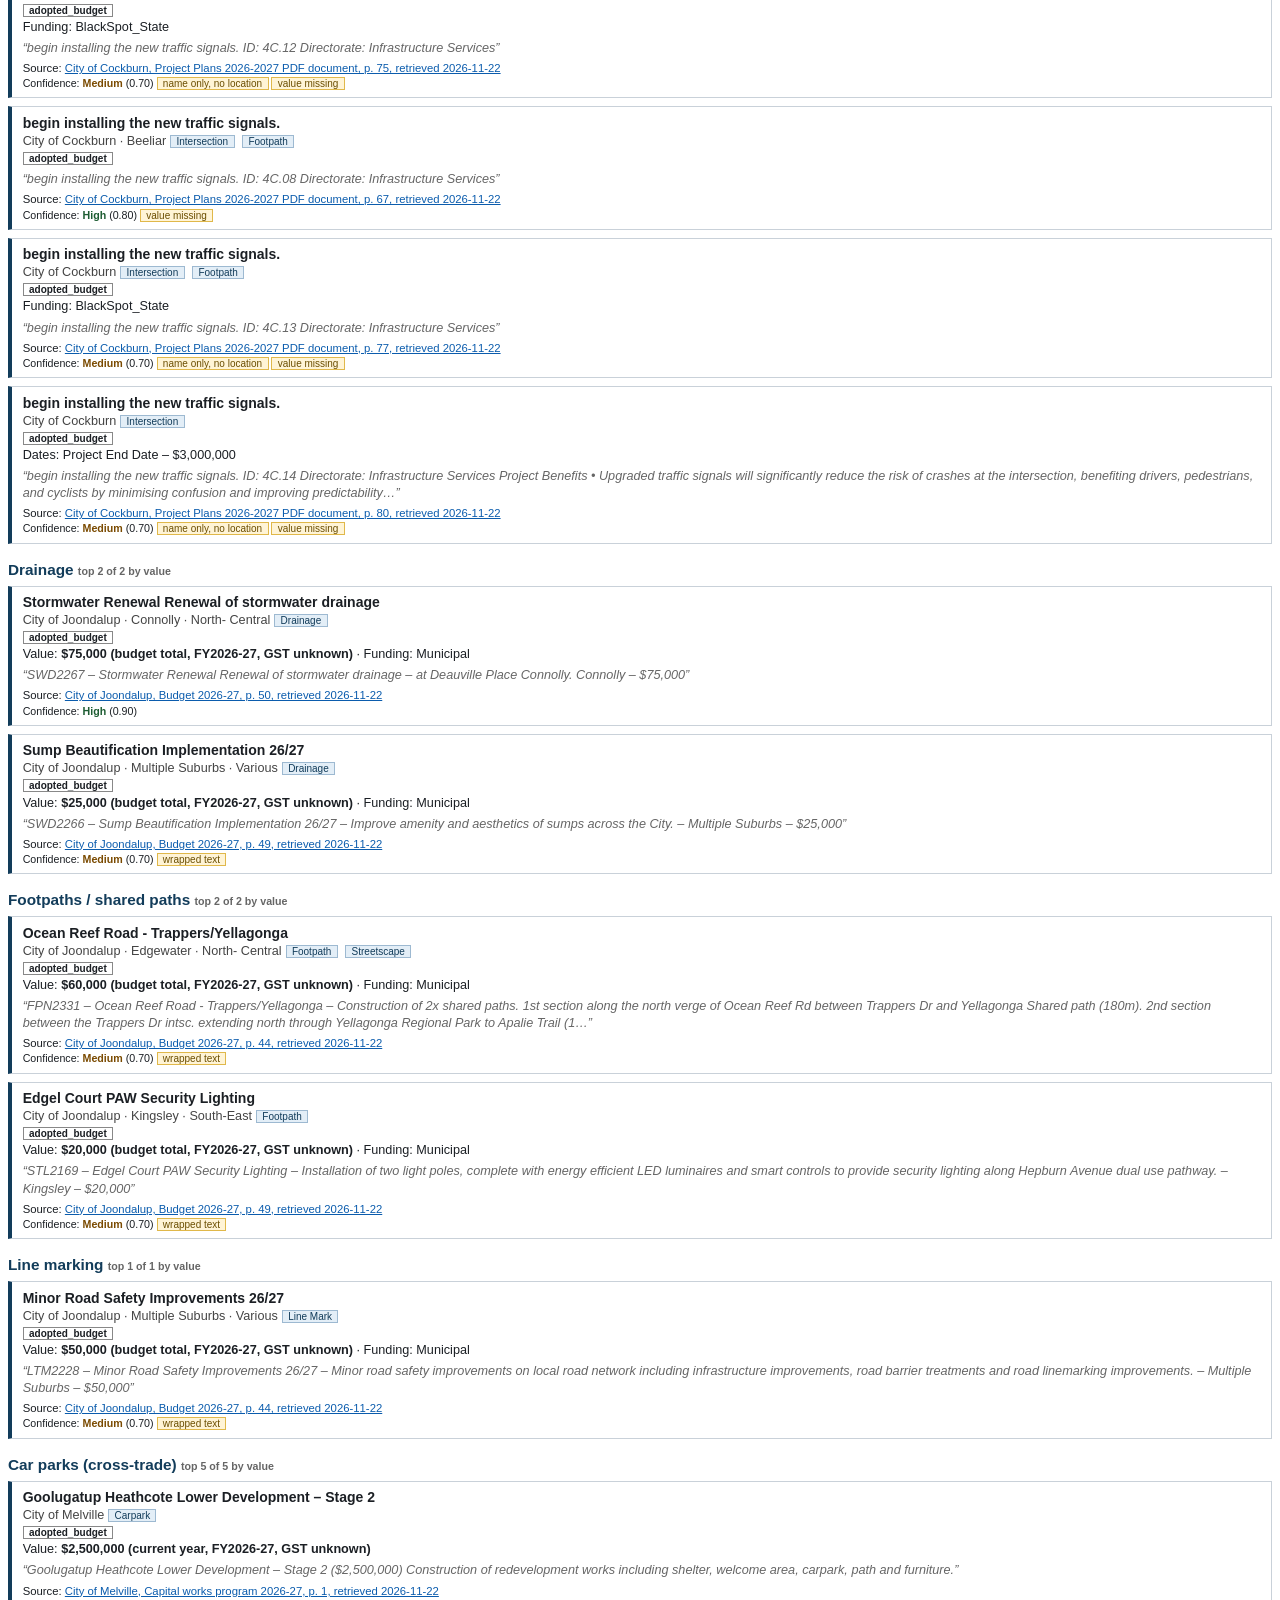
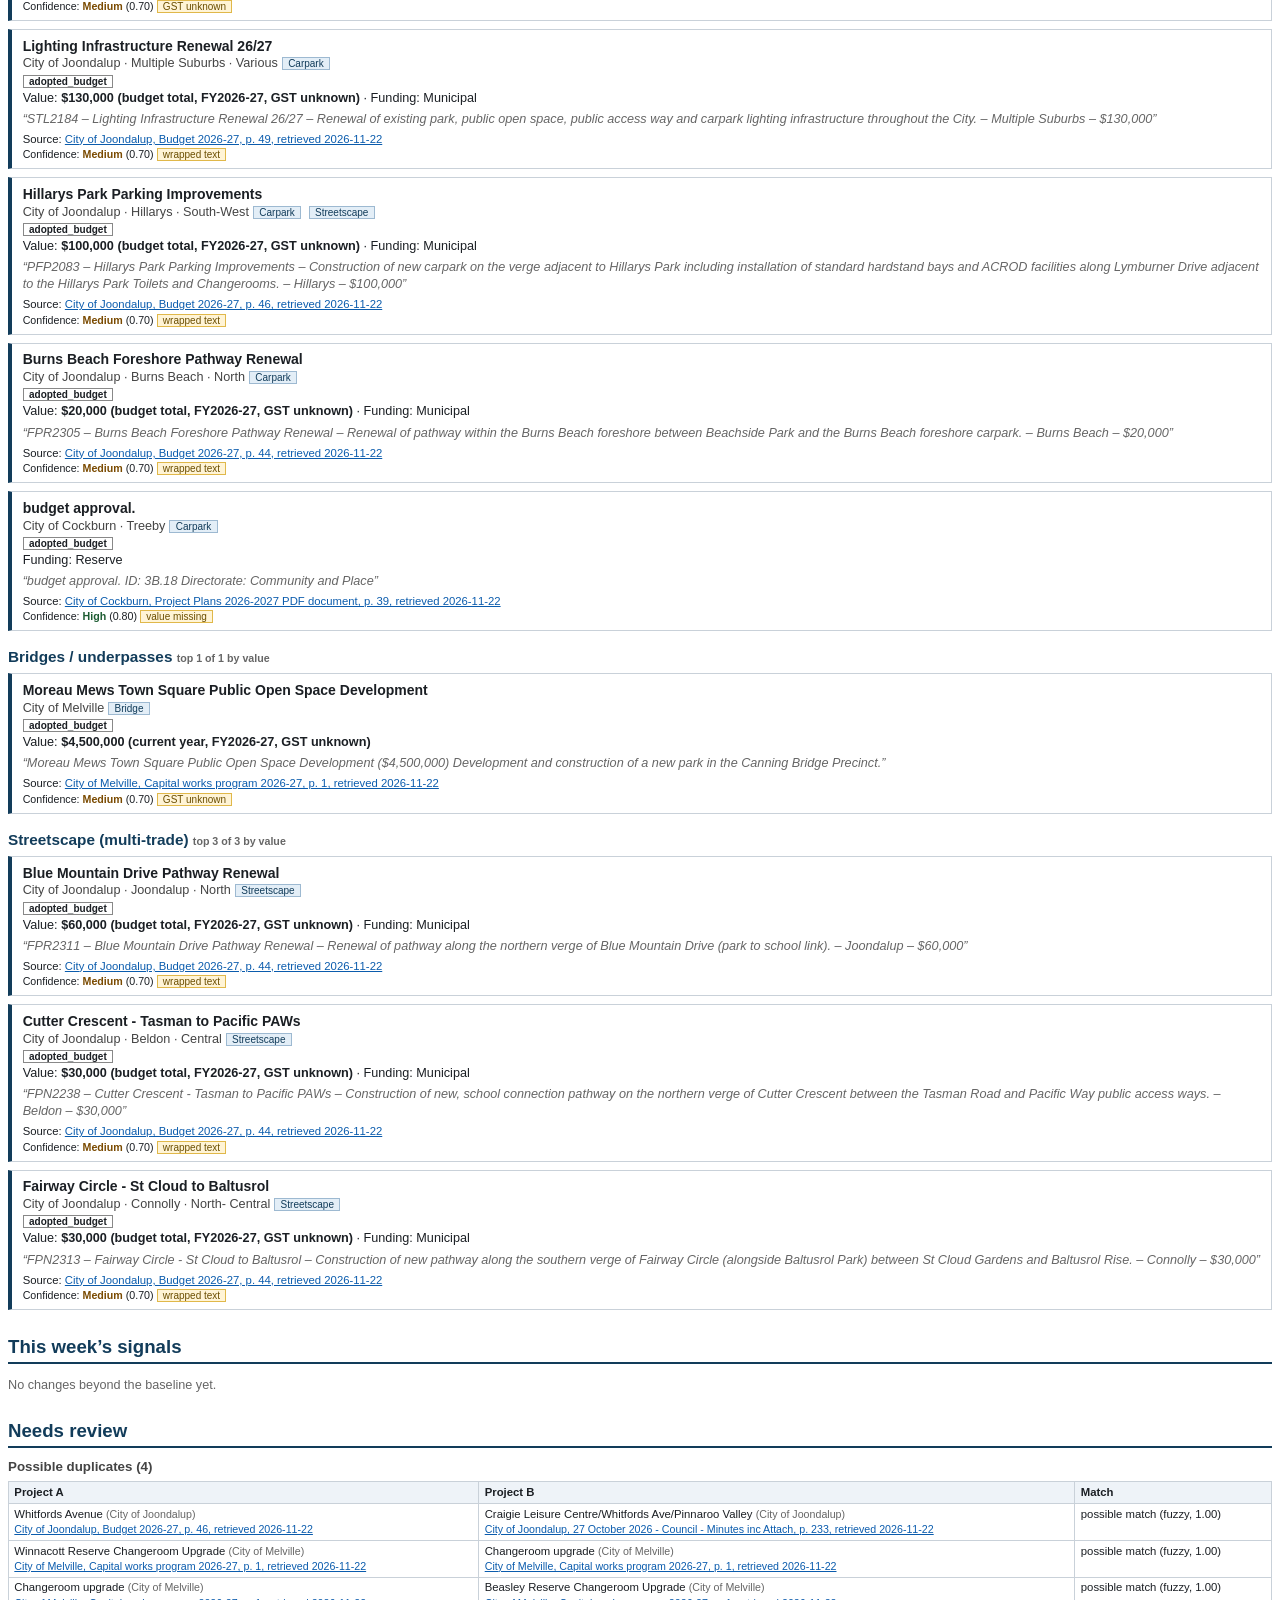
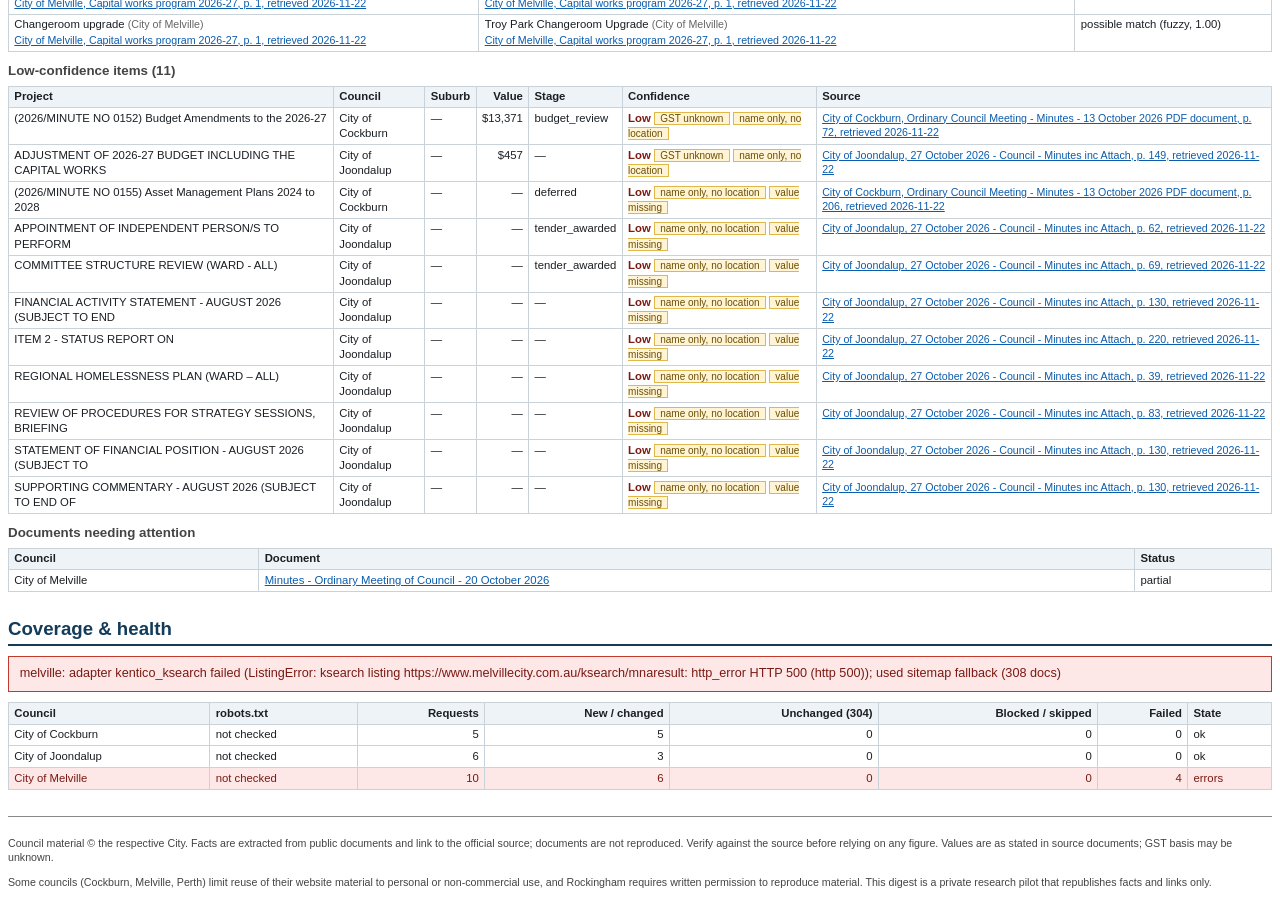
<file: out/digest-2026-W47.html>
<!DOCTYPE html>
<html lang="en">
<head>
<meta charset="utf-8">
<title>WA Council Works Radar: Week 47, 2026 (16–22 Nov)</title>
<style>
@page { size: A4; margin: 16mm 14mm 18mm 14mm; @bottom-right { content: "Page " counter(page) " of " counter(pages); font-size: 8pt; color: #666; } @bottom-left { content: "WA Council Works Radar"; font-size: 8pt; color: #666; } }
body { font-family: Helvetica, Arial, sans-serif; font-size: 9.5pt; line-height: 1.35; color: #1b1f24; }
h1 { font-size: 20pt; margin: 0 0 2pt 0; color: #123c5a; }
h2 { font-size: 14pt; margin: 18pt 0 6pt 0; padding-bottom: 2pt; border-bottom: 1.5pt solid #123c5a; color: #123c5a; }
h3 { font-size: 11.5pt; margin: 12pt 0 4pt 0; color: #123c5a; }
h4 { font-size: 10pt; margin: 8pt 0 3pt 0; color: #444; }
a { color: #0b5cad; }
.muted { color: #666; }
.small { font-size: 8pt; }
.banner { background: #fff4d6; border: 1pt solid #e0b84a; padding: 6pt 8pt; margin: 8pt 0; }
.alert { background: #fde7e7; border: 1pt solid #c0392b; padding: 6pt 8pt; margin: 8pt 0; color: #7a1a12; }
.card { overflow-wrap: anywhere; word-wrap: break-word; border: 0.75pt solid #c9d1d9; border-left: 3pt solid #123c5a; padding: 5pt 8pt; margin: 0 0 6pt 0; page-break-inside: avoid; }
.card .title { font-weight: bold; font-size: 10.5pt; }
.card .where { color: #444; }
.chip { display: inline; margin-left: 3pt; background: #e3eef7; color: #123c5a; padding: 0 4pt; font-size: 7.5pt; border: 0.5pt solid #9db9d1; }
.chip.implied { background: #f4f6f8; color: #7b8794; border-color: #d5dbe1; }
.badge { display: inline; font-size: 7.5pt; font-weight: bold; padding: 0 4pt; border: 0.5pt solid #888; }
.badge.new { background: #dff3e4; border-color: #3c9d5a; color: #1d5c32; }
.badge.value_changed { background: #fff0d9; border-color: #d98a00; color: #7a4a00; }
.badge.stage_advanced { background: #e2e8fb; border-color: #4660c9; color: #1f2f7a; }
.badge.deferred, .badge.deleted { background: #fde7e7; border-color: #c0392b; color: #7a1a12; }
.badge.location_refined, .badge.source_added { background: #eef0f2; color: #333; }
.conf-High { color: #1d5c32; font-weight: bold; }
.conf-Medium { color: #7a4a00; font-weight: bold; }
.conf-Low { color: #7a1a12; font-weight: bold; }
.pill { display: inline; font-size: 7.5pt; background: #fff4d6; border: 0.5pt solid #e0b84a; color: #6b4e00; padding: 0 4pt; }
.quote { color: #666; font-style: italic; margin: 3pt 0; }
.source { font-size: 8.5pt; margin-top: 3pt; }
table { border-collapse: collapse; width: 100%; margin: 4pt 0 8pt 0; }
th, td { border: 0.5pt solid #c9d1d9; padding: 2pt 4pt; text-align: left; vertical-align: top; font-size: 8.5pt; }
th { background: #eef3f8; }
td.num, th.num { text-align: right; }
tr.red td { background: #fde7e7; color: #7a1a12; }
footer { margin-top: 20pt; padding-top: 6pt; border-top: 1pt solid #888; font-size: 8pt; color: #444; }

</style>
</head>
<body>
<h1 id="top">WA Council Works Radar: Week 47, 2026 (16–22 Nov)</h1>
<div class="muted">Generated 2026-11-22 14:17 UTC · 1 run(s) this week · 288 projects tracked · 288 change event(s)</div>
<div class="banner" id="baseline-banner"><strong>Baseline run.</strong> This is the first run, so every project is new. Instead of listing them all, this digest shows the top projects per trade by value and the council × trade counts. The full list is in the filterable web UI; from the next run, this digest lists only what changed.</div>

<h2 id="coverage-summary">Councils covered</h2>
<table><thead><tr><th>Council</th><th class="num">Documents</th><th>Extraction</th><th>Last retrieved (UTC)</th></tr></thead><tbody>
<tr><td>City of Cockburn</td><td class="num">2</td><td>ok 2</td><td>2026-11-22 14:21</td></tr>
<tr><td>City of Joondalup</td><td class="num">2</td><td>ok 2</td><td>2026-11-22 14:17</td></tr>
<tr><td>City of Melville</td><td class="num">2</td><td>ok 1, partial 1</td><td>2026-11-22 14:20</td></tr>
</tbody></table>

<h2 id="program-totals">Extracted capital program totals</h2>
<table id="program-totals-table"><thead><tr><th>Council</th><th>Financial year</th><th class="num">Projects</th><th class="num">No value</th><th class="num">All extracted</th><th class="num">Civil trades only</th></tr></thead><tbody>
<tr><td>City of Cockburn</td><td>2026-27</td><td class="num">50</td><td class="num">49</td><td class="num">$13,371</td><td class="num">$0</td></tr><tr><td>City of Cockburn</td><td>unknown</td><td class="num">2</td><td class="num">0</td><td class="num">$3,234,775</td><td class="num">$0</td></tr><tr><td>City of Joondalup</td><td>2026-27</td><td class="num">203</td><td class="num">0</td><td class="num">$48,914,935</td><td class="num">$33,035,492</td></tr><tr><td>City of Joondalup</td><td>unknown</td><td class="num">9</td><td class="num">9</td><td class="num">$0</td><td class="num">$0</td></tr><tr><td>City of Melville</td><td>2026-27</td><td class="num">23</td><td class="num">0</td><td class="num">$27,581,262</td><td class="num">$12,677,000</td></tr></tbody></table>
<p class="muted small" id="program-totals-note">Sum of values extracted from council documents (budget totals unless stated); not the council&#39;s statutory budget total. GST basis may vary.</p>

<h2 id="baseline">Baseline pipeline</h2>
<p>288 projects across all councils. Counts by council and primary trade (non-civil and unclassified projects are counted but not listed below):</p>
<table id="baseline-matrix"><thead><tr><th>Council</th><th class="num">Road resurfacing / preservation</th><th class="num">Road construction / upgrade</th><th class="num">Intersection / traffic treatment</th><th class="num">Drainage</th><th class="num">Footpaths / shared paths</th><th class="num">Line marking</th><th class="num">Car parks (cross-trade)</th><th class="num">Bridges / underpasses</th><th class="num">Streetscape (multi-trade)</th><th class="num">Non-civil (buildings, HVAC, changerooms, IT, recreation surfaces)</th><th class="num">No rule fired</th><th class="num">Total</th></tr></thead><tbody>
<tr><td>City of Cockburn</td><td class="num">9</td><td class="num">10</td><td class="num">5</td><td class="num"></td><td class="num"></td><td class="num"></td><td class="num">1</td><td class="num"></td><td class="num"></td><td class="num">4</td><td class="num">24</td><td class="num">53</td></tr><tr><td>City of Joondalup</td><td class="num">90</td><td class="num">31</td><td class="num">2</td><td class="num">2</td><td class="num">2</td><td class="num">1</td><td class="num">3</td><td class="num"></td><td class="num">3</td><td class="num">31</td><td class="num">47</td><td class="num">212</td></tr><tr><td>City of Melville</td><td class="num"></td><td class="num">5</td><td class="num">3</td><td class="num"></td><td class="num"></td><td class="num"></td><td class="num">1</td><td class="num">1</td><td class="num"></td><td class="num">1</td><td class="num">12</td><td class="num">23</td></tr></tbody></table>
<h3 id="baseline-ROAD_RESURF">Road resurfacing / preservation <span class="muted small">top 15 of 99 by value</span></h3>
<div class="card" data-project="a568eff6-46a8-5143-ad6c-7d9de52df56b">
  <div class="title">Joondalup Drive (southbound)</div>
  <div class="where">City of Joondalup · Edgewater · North- Central<span class="chip" title="matched">Road Resurf</span> </div>
  <div>
<span class="badge">adopted_budget</span>  </div>
<div>Value: <strong>$513,000 (budget total, FY2026-27, GST unknown)</strong> · Funding: Grant</div>
<div class="quote">“RPR3661 – Joondalup Drive (southbound) – Treetop Avenue to Joondalup Gate 57 entrance. Resurfacing and rehabilitation works to local access road. – Edgewater – $513,000”</div>  <div class="source">Source: <a href="https://www.joondalup.wa.gov.au/awcontent/Web/Documents/Budget,%20Fees%20and%20Financial%20Reports/Budget-2026-27.pdf#page=48">City of Joondalup, Budget 2026-27, p. 48, retrieved 2026-11-22</a></div>
  <div class="small">Confidence: <span class="conf-Medium">Medium</span> (0.70)
<span class="pill">wrapped text</span> </div>
</div>
<div class="card" data-project="3f4e2f0b-b15d-5286-907f-033694cbc60b">
  <div class="title">Nicholli Street</div>
  <div class="where">City of Joondalup · Duncraig · South<span class="chip" title="matched">Road Resurf</span> <span class="chip" title="matched">Intersection</span> </div>
  <div>
<span class="badge">adopted_budget</span>  </div>
<div>Value: <strong>$428,470 (budget total, FY2026-27, GST unknown)</strong> · Funding: Municipal</div>
<div class="quote">“RPR3593 – Nicholli Street – Granadilla Street to Davallia Road including intersections. Resurfacing and rehabilitation works to local access road. – Duncraig – $428,470”</div>  <div class="source">Source: <a href="https://www.joondalup.wa.gov.au/awcontent/Web/Documents/Budget,%20Fees%20and%20Financial%20Reports/Budget-2026-27.pdf#page=47">City of Joondalup, Budget 2026-27, p. 47, retrieved 2026-11-22</a></div>
  <div class="small">Confidence: <span class="conf-Medium">Medium</span> (0.70)
<span class="pill">wrapped text</span> </div>
</div>
<div class="card" data-project="cd667361-f50e-5eae-84f4-adeef422134b">
  <div class="title">Warwick Road (westbound )</div>
  <div class="where">City of Joondalup · Warwick · South-East<span class="chip" title="matched">Road Resurf</span> <span class="chip" title="matched">Intersection</span> </div>
  <div>
<span class="badge">adopted_budget</span>  </div>
<div>Value: <strong>$406,364 (budget total, FY2026-27, GST unknown)</strong> · Funding: Municipal / Grant</div>
<div class="quote">“RPR3542 – Warwick Road (westbound ) – Surface change at start of Freeway southbound slip lane - Davalia Road Centreline. Resurfacing and rehabilitation works to district distributor road. – Warwick – $406,364”</div>  <div class="source">Source: <a href="https://www.joondalup.wa.gov.au/awcontent/Web/Documents/Budget,%20Fees%20and%20Financial%20Reports/Budget-2026-27.pdf#page=46">City of Joondalup, Budget 2026-27, p. 46, retrieved 2026-11-22</a></div>
  <div class="small">Confidence: <span class="conf-Medium">Medium</span> (0.70)
<span class="pill">wrapped text</span> </div>
</div>
<div class="card" data-project="4f050137-6f4c-5e39-8de8-42a33c0e3c95">
  <div class="title">Davallia Road</div>
  <div class="where">City of Joondalup · Duncraig · South<span class="chip" title="matched">Road Resurf</span> </div>
  <div>
<span class="badge">adopted_budget</span>  </div>
<div>Value: <strong>$386,350 (budget total, FY2026-27, GST unknown)</strong> · Funding: Reserve / Grant</div>
<div class="quote">“RPR3633 – Davallia Road – Juniper Way to Warwick Road. Resurfacing and rehabilitation works to local access road. – Duncraig – $386,350”</div>  <div class="source">Source: <a href="https://www.joondalup.wa.gov.au/awcontent/Web/Documents/Budget,%20Fees%20and%20Financial%20Reports/Budget-2026-27.pdf#page=48">City of Joondalup, Budget 2026-27, p. 48, retrieved 2026-11-22</a></div>
  <div class="small">Confidence: <span class="conf-Medium">Medium</span> (0.70)
<span class="pill">wrapped text</span> </div>
</div>
<div class="card" data-project="cf07c0ac-51f1-5ee6-a667-61fec6d88a22">
  <div class="title">Wandearah Way</div>
  <div class="where">City of Joondalup · Kingsley · South-East<span class="chip" title="matched">Road Resurf</span> </div>
  <div>
<span class="badge">adopted_budget</span>  </div>
<div>Value: <strong>$351,320 (budget total, FY2026-27, GST unknown)</strong> · Funding: Reserve / Grant</div>
<div class="quote">“RPR3641 – Wandearah Way – Benbullen Boulevard to 76 Boloka Rise. Resurfacing and rehabilitation works to local access road. – Kingsley – $351,320”</div>  <div class="source">Source: <a href="https://www.joondalup.wa.gov.au/awcontent/Web/Documents/Budget,%20Fees%20and%20Financial%20Reports/Budget-2026-27.pdf#page=48">City of Joondalup, Budget 2026-27, p. 48, retrieved 2026-11-22</a></div>
  <div class="small">Confidence: <span class="conf-Medium">Medium</span> (0.70)
<span class="pill">wrapped text</span> </div>
</div>
<div class="card" data-project="db9e8edd-b218-5512-967c-7e3a9b34d655">
  <div class="title">Hodges Dr (eastbound)</div>
  <div class="where">City of Joondalup · Connolly · North- Central<span class="chip" title="matched">Road Resurf</span> </div>
  <div>
<span class="badge">adopted_budget</span>  </div>
<div>Value: <strong>$321,747 (budget total, FY2026-27, GST unknown)</strong> · Funding: Municipal / Grant</div>
<div class="quote">“RPR3543 – Hodges Dr (eastbound) – St. Michaels Avenue to Mitchell Freeway. Resurfacing and rehabilitation works to district distributor road – Connolly – $321,747”</div>  <div class="source">Source: <a href="https://www.joondalup.wa.gov.au/awcontent/Web/Documents/Budget,%20Fees%20and%20Financial%20Reports/Budget-2026-27.pdf#page=46">City of Joondalup, Budget 2026-27, p. 46, retrieved 2026-11-22</a></div>
  <div class="small">Confidence: <span class="conf-Medium">Medium</span> (0.70)
<span class="pill">wrapped text</span> </div>
</div>
<div class="card" data-project="4c6523fd-af97-5fdb-85f3-7546acdeb6c8">
  <div class="title">Macaulay Avenue</div>
  <div class="where">City of Joondalup · Duncraig · South<span class="chip" title="matched">Road Resurf</span> </div>
  <div>
<span class="badge">adopted_budget</span>  </div>
<div>Value: <strong>$269,485 (budget total, FY2026-27, GST unknown)</strong> · Funding: Municipal</div>
<div class="quote">“RPR3578 – Macaulay Avenue – Elderslie Way to Lorne Road. Resurfacing and rehabilitation works to local access road. – Duncraig – $269,485”</div>  <div class="source">Source: <a href="https://www.joondalup.wa.gov.au/awcontent/Web/Documents/Budget,%20Fees%20and%20Financial%20Reports/Budget-2026-27.pdf#page=46">City of Joondalup, Budget 2026-27, p. 46, retrieved 2026-11-22</a></div>
  <div class="small">Confidence: <span class="conf-Medium">Medium</span> (0.70)
<span class="pill">wrapped text</span> </div>
</div>
<div class="card" data-project="bd721d99-cad6-5359-b3ec-7172bc5f64ed">
  <div class="title">Taylor Way</div>
  <div class="where">City of Joondalup · Hillarys · South-West<span class="chip" title="matched">Road Resurf</span> </div>
  <div>
<span class="badge">adopted_budget</span>  </div>
<div>Value: <strong>$264,550 (budget total, FY2026-27, GST unknown)</strong> · Funding: Reserve</div>
<div class="quote">“RPR3630 – Taylor Way – David Crescent to David Crescent. Resurfacing and rehabilitation works to local access road. – Hillarys – $264,550”</div>  <div class="source">Source: <a href="https://www.joondalup.wa.gov.au/awcontent/Web/Documents/Budget,%20Fees%20and%20Financial%20Reports/Budget-2026-27.pdf#page=48">City of Joondalup, Budget 2026-27, p. 48, retrieved 2026-11-22</a></div>
  <div class="small">Confidence: <span class="conf-Medium">Medium</span> (0.70)
<span class="pill">wrapped text</span> </div>
</div>
<div class="card" data-project="8e47fc67-ca1c-569c-aecb-4f7de5b77339">
  <div class="title">Diamond Drive</div>
  <div class="where">City of Joondalup · Ocean Reef · North- Central<span class="chip" title="matched">Road Resurf</span> </div>
  <div>
<span class="badge">adopted_budget</span>  </div>
<div>Value: <strong>$254,250 (budget total, FY2026-27, GST unknown)</strong> · Funding: Municipal / Reserve</div>
<div class="quote">“RPR3611 – Diamond Drive – Venturi Drive to Swanson Way. Resurfacing and rehabilitation works to local access road. – Ocean Reef – $254,250”</div>  <div class="source">Source: <a href="https://www.joondalup.wa.gov.au/awcontent/Web/Documents/Budget,%20Fees%20and%20Financial%20Reports/Budget-2026-27.pdf#page=47">City of Joondalup, Budget 2026-27, p. 47, retrieved 2026-11-22</a></div>
  <div class="small">Confidence: <span class="conf-Medium">Medium</span> (0.70)
<span class="pill">wrapped text</span> </div>
</div>
<div class="card" data-project="4d21115d-7a90-57d9-8e15-4eaf1dc2f6eb">
  <div class="title">West View Boulevard</div>
  <div class="where">City of Joondalup · Mullaloo · Central<span class="chip" title="matched">Road Resurf</span> <span class="chip" title="matched">Intersection</span> </div>
  <div>
<span class="badge">adopted_budget</span>  </div>
<div>Value: <strong>$249,750 (budget total, FY2026-27, GST unknown)</strong> · Funding: Grant</div>
<div class="quote">“RPR3616 – West View Boulevard – Oceanside to Philip Close including intersection. Resurfacing and rehabilitation works to local access road. – Mullaloo – $249,750”</div>  <div class="source">Source: <a href="https://www.joondalup.wa.gov.au/awcontent/Web/Documents/Budget,%20Fees%20and%20Financial%20Reports/Budget-2026-27.pdf#page=47">City of Joondalup, Budget 2026-27, p. 47, retrieved 2026-11-22</a></div>
  <div class="small">Confidence: <span class="conf-Medium">Medium</span> (0.70)
<span class="pill">wrapped text</span> </div>
</div>
<div class="card" data-project="2371b737-bbb4-5da9-b707-5c7392c96855">
  <div class="title">Seacrest Drive</div>
  <div class="where">City of Joondalup · Sorrento · South-West<span class="chip" title="matched">Road Resurf</span> <span class="chip" title="matched">Intersection</span> </div>
  <div>
<span class="badge">adopted_budget</span>  </div>
<div>Value: <strong>$248,000 (budget total, FY2026-27, GST unknown)</strong> · Funding: Reserve / Grant</div>
<div class="quote">“RPR3643 – Seacrest Drive – St Helier to Lacepede Drive excluding roundabout. Resurfacing and rehabilitation works to local access road. – Sorrento – $248,000”</div>  <div class="source">Source: <a href="https://www.joondalup.wa.gov.au/awcontent/Web/Documents/Budget,%20Fees%20and%20Financial%20Reports/Budget-2026-27.pdf#page=48">City of Joondalup, Budget 2026-27, p. 48, retrieved 2026-11-22</a></div>
  <div class="small">Confidence: <span class="conf-Medium">Medium</span> (0.70)
<span class="pill">wrapped text</span> </div>
</div>
<div class="card" data-project="dd855ed8-7277-53c2-8ba5-9d9aabb49178">
  <div class="title">Pentland Avenue</div>
  <div class="where">City of Joondalup · Duncraig · South<span class="chip" title="matched">Road Resurf</span> </div>
  <div>
<span class="badge">adopted_budget</span>  </div>
<div>Value: <strong>$245,500 (budget total, FY2026-27, GST unknown)</strong> · Funding: Reserve / Grant</div>
<div class="quote">“RPR3632 – Pentland Avenue – Netherby Road to cul-de-sac. Resurfacing and rehabilitation works to local access road. – Duncraig – $245,500”</div>  <div class="source">Source: <a href="https://www.joondalup.wa.gov.au/awcontent/Web/Documents/Budget,%20Fees%20and%20Financial%20Reports/Budget-2026-27.pdf#page=48">City of Joondalup, Budget 2026-27, p. 48, retrieved 2026-11-22</a></div>
  <div class="small">Confidence: <span class="conf-Medium">Medium</span> (0.70)
<span class="pill">wrapped text</span> </div>
</div>
<div class="card" data-project="72409a25-5b2e-546e-b5d6-030a29b2543c">
  <div class="title">Kaufman Avenue</div>
  <div class="where">City of Joondalup · Ocean Reef · North- Central<span class="chip" title="matched">Road Resurf</span> </div>
  <div>
<span class="badge">adopted_budget</span>  </div>
<div>Value: <strong>$232,450 (budget total, FY2026-27, GST unknown)</strong> · Funding: Municipal / Grant</div>
<div class="quote">“RPR3604 – Kaufman Avenue – Swanson Way to Diamond Drive. Resurfacing and rehabilitation works to local access road. – Ocean Reef – $232,450”</div>  <div class="source">Source: <a href="https://www.joondalup.wa.gov.au/awcontent/Web/Documents/Budget,%20Fees%20and%20Financial%20Reports/Budget-2026-27.pdf#page=47">City of Joondalup, Budget 2026-27, p. 47, retrieved 2026-11-22</a></div>
  <div class="small">Confidence: <span class="conf-Medium">Medium</span> (0.70)
<span class="pill">wrapped text</span> </div>
</div>
<div class="card" data-project="0d479a81-02c1-5cec-a53e-0c75251ccae6">
  <div class="title">Langholm Place</div>
  <div class="where">City of Joondalup · Duncraig · South<span class="chip" title="matched">Road Resurf</span> </div>
  <div>
<span class="badge">adopted_budget</span>  </div>
<div>Value: <strong>$221,500 (budget total, FY2026-27, GST unknown)</strong> · Funding: Municipal</div>
<div class="quote">“RPR3579 – Langholm Place – Bernedale Way to cul-de-sac. Resurfacing and rehabilitation works to local access road. – Duncraig – $221,500”</div>  <div class="source">Source: <a href="https://www.joondalup.wa.gov.au/awcontent/Web/Documents/Budget,%20Fees%20and%20Financial%20Reports/Budget-2026-27.pdf#page=46">City of Joondalup, Budget 2026-27, p. 46, retrieved 2026-11-22</a></div>
  <div class="small">Confidence: <span class="conf-Medium">Medium</span> (0.70)
<span class="pill">wrapped text</span> </div>
</div>
<div class="card" data-project="32e97858-5928-5634-9fbb-587ea6d05a80">
  <div class="title">Poynter Drive</div>
  <div class="where">City of Joondalup · Duncraig · South<span class="chip" title="matched">Road Resurf</span> <span class="chip" title="matched">Intersection</span> </div>
  <div>
<span class="badge">adopted_budget</span>  </div>
<div>Value: <strong>$216,250 (budget total, FY2026-27, GST unknown)</strong> · Funding: Municipal / Grant</div>
<div class="quote">“RPR3583 – Poynter Drive – Megiddo Way to Cumnock Place including intersection at Cumnock Place. Resurfacing and rehabilitation works to local access road. – Duncraig – $216,250”</div>  <div class="source">Source: <a href="https://www.joondalup.wa.gov.au/awcontent/Web/Documents/Budget,%20Fees%20and%20Financial%20Reports/Budget-2026-27.pdf#page=47">City of Joondalup, Budget 2026-27, p. 47, retrieved 2026-11-22</a></div>
  <div class="small">Confidence: <span class="conf-Medium">Medium</span> (0.70)
<span class="pill">wrapped text</span> </div>
</div>
<h3 id="baseline-ROAD_CONST">Road construction / upgrade <span class="muted small">top 15 of 46 by value</span></h3>
<div class="card" data-project="40d9e6e2-6f37-5390-a039-254bddfa0f4a">
  <div class="title">Burns Beach Node Redevelopment</div>
  <div class="where">City of Joondalup · Burns Beach · North<span class="chip" title="matched">Road Const</span> <span class="chip implied" title="implied">Drainage</span> <span class="chip implied" title="implied">Kerbing</span> <span class="chip implied" title="implied">Line Mark</span> </div>
  <div>
<span class="badge">adopted_budget</span>  </div>
<div>Value: <strong>$6,000,000 (budget total, FY2026-27, GST unknown)</strong> · Funding: Reserve</div>
<div class="quote">“MPP2080 – Burns Beach Node Redevelopment – Upgrades to the infrastructure at the Burns Beach Node open space aligning with the construction of a Café/Kiosk/Restaurant at Burns Beach foreshore as per the Burns Beach Master Plan. – Burns Beach – $6,000,000”</div>  <div class="source">Source: <a href="https://www.joondalup.wa.gov.au/awcontent/Web/Documents/Budget,%20Fees%20and%20Financial%20Reports/Budget-2026-27.pdf#page=44">City of Joondalup, Budget 2026-27, p. 44, retrieved 2026-11-22</a></div>
  <div class="small">Confidence: <span class="conf-Medium">Medium</span> (0.70)
<span class="pill">wrapped text</span> </div>
</div>
<div class="card" data-project="3105e3d4-7284-56fa-8c42-983415dccfd0">
  <div class="title">Joondalup/Hodges Drive Intersection</div>
  <div class="where">City of Joondalup · Joondalup · North<span class="chip" title="matched">Road Const</span> <span class="chip" title="matched">Intersection</span> <span class="chip implied" title="implied">Drainage</span> <span class="chip" title="matched">Footpath</span> <span class="chip implied" title="implied">Kerbing</span> <span class="chip implied" title="implied">Line Mark</span> </div>
  <div>
<span class="badge">adopted_budget</span>  </div>
<div>Value: <strong>$4,066,556 (budget total, FY2026-27, GST unknown)</strong> · Funding: Municipal / Grant</div>
<div class="quote">“RDC2027 – Joondalup/Hodges Drive Intersection – Upgrade of Joondalup Drive/Hodges Drive intersection including additional right turn lane from Hodges Drive to Joondalup Drive southbound and upgrades to turning pockets, lighting, pedestrian facilities and freeway southbound access (multi-year projec…”</div>  <div class="source">Source: <a href="https://www.joondalup.wa.gov.au/awcontent/Web/Documents/Budget,%20Fees%20and%20Financial%20Reports/Budget-2026-27.pdf#page=46">City of Joondalup, Budget 2026-27, p. 46, retrieved 2026-11-22</a></div>
  <div class="small">Confidence: <span class="conf-Medium">Medium</span> (0.70)
<span class="pill">wrapped text</span> </div>
</div>
<div class="card" data-project="e26ff1ee-9332-5503-9793-3a0e8980947d">
  <div class="title">Troy Park Changeroom Upgrade</div>
  <div class="where">City of Melville<span class="chip" title="matched">Road Const</span> <span class="chip implied" title="implied">Drainage</span> <span class="chip implied" title="implied">Kerbing</span> <span class="chip implied" title="implied">Line Mark</span> </div>
  <div>
<span class="badge">adopted_budget</span>  </div>
<div>Value: <strong>$2,000,000 (current year, FY2026-27, GST unknown)</strong></div>
<div class="quote">“Troy Park Changeroom Upgrade ($2,000,000) Design and construction of upgraded changeroom facilities.”</div>  <div class="source">Source: <a href="https://www.melvillecity.com.au/our-city/about-our-city/capital-works-program">City of Melville, Capital works program 2026-27, p. 1, retrieved 2026-11-22</a></div>
  <div class="small">Confidence: <span class="conf-Medium">Medium</span> (0.70)
<span class="pill">GST unknown</span> <span class="pill">possible duplicate</span> </div>
</div>
<div class="card" data-project="7f4e4208-4281-5450-9da0-d354b3f25c2c">
  <div class="title">Northshore Drive Boulevard Upgrade</div>
  <div class="where">City of Joondalup · Kallaroo · South-West<span class="chip" title="matched">Road Const</span> <span class="chip" title="matched">Intersection</span> <span class="chip implied" title="implied">Drainage</span> <span class="chip implied" title="implied">Kerbing</span> <span class="chip implied" title="implied">Line Mark</span> </div>
  <div>
<span class="badge">adopted_budget</span>  </div>
<div>Value: <strong>$1,884,000 (budget total, FY2026-27, GST unknown)</strong> · Funding: Grant</div>
<div class="quote">“SBS2101 – Northshore Drive Boulevard Upgrade – Upgrade Northshore Drive from single carriageway to dual carriageway with single lanes in each direction with on-road cycle lanes from Whitfords Avenue to 140m north of Northshore Avenue intersection. Includes new single lane roundabout at Northshore A…”</div>  <div class="source">Source: <a href="https://www.joondalup.wa.gov.au/awcontent/Web/Documents/Budget,%20Fees%20and%20Financial%20Reports/Budget-2026-27.pdf#page=49">City of Joondalup, Budget 2026-27, p. 49, retrieved 2026-11-22</a></div>
  <div class="small">Confidence: <span class="conf-Medium">Medium</span> (0.70)
<span class="pill">wrapped text</span> </div>
</div>
<div class="card" data-project="a6dbdadf-b6c2-5d3a-9bf2-1d4496946c12">
  <div class="title">Eddystone Ave - Joondalup to Honeybush</div>
  <div class="where">City of Joondalup · Joondalup · North<span class="chip" title="matched">Road Const</span> <span class="chip" title="matched">Intersection</span> <span class="chip implied" title="implied">Drainage</span> <span class="chip implied" title="implied">Kerbing</span> <span class="chip implied" title="implied">Line Mark</span> </div>
  <div>
<span class="badge">adopted_budget</span>  </div>
<div>Value: <strong>$1,259,102 (budget total, FY2026-27, GST unknown)</strong> · Funding: Municipal / Grant</div>
<div class="quote">“RDC2032 – Eddystone Ave - Joondalup to Honeybush – Upgrade of Eddystone Avenue from Joondalup Drive to Honeybush Drive. Works include construction of an additional westbound lane and modification of turning lanes at Joondalup Drive and Honeybush Drive intersections (multi-year project). – Joondalup…”</div>  <div class="source">Source: <a href="https://www.joondalup.wa.gov.au/awcontent/Web/Documents/Budget,%20Fees%20and%20Financial%20Reports/Budget-2026-27.pdf#page=46">City of Joondalup, Budget 2026-27, p. 46, retrieved 2026-11-22</a></div>
  <div class="small">Confidence: <span class="conf-Medium">Medium</span> (0.70)
<span class="pill">wrapped text</span> </div>
</div>
<div class="card" data-project="d5a1f1e6-f5f7-5ac8-a60b-cb0345f1356e">
  <div class="title">Craigie Leisure/Whitfords/Pinnaroo</div>
  <div class="where">City of Joondalup · Craigie · Central<span class="chip" title="matched">Road Const</span> <span class="chip" title="matched">Intersection</span> <span class="chip implied" title="implied">Drainage</span> <span class="chip implied" title="implied">Kerbing</span> <span class="chip implied" title="implied">Line Mark</span> </div>
  <div>
<span class="badge">adopted_budget</span>  </div>
<div>Value: <strong>$1,000,000 (budget total, FY2026-27, GST unknown)</strong> · Funding: Grant</div>
<div class="quote">“RDC2033 – Craigie Leisure/Whitfords/Pinnaroo – Upgrade of Craigie Leisure Centre/Whitfords Avenue T-intersection to a 4-way dual-lane roundabout including new leg on south side to connect to Pinnaroo Memorial and replacement of existing Tintersection for Pinnaroo Memorial at Whitfords Avenue. – Cra…”</div>  <div class="source">Source: <a href="https://www.joondalup.wa.gov.au/awcontent/Web/Documents/Budget,%20Fees%20and%20Financial%20Reports/Budget-2026-27.pdf#page=46">City of Joondalup, Budget 2026-27, p. 46, retrieved 2026-11-22</a></div>
  <div class="small">Confidence: <span class="conf-Medium">Medium</span> (0.70)
<span class="pill">wrapped text</span> </div>
</div>
<div class="card" data-project="771bdbce-7809-5835-842a-20c7c1046e0d">
  <div class="title">Hillarys Cycle Network Expansion</div>
  <div class="where">City of Joondalup · Multiple Suburbs · Various<span class="chip" title="matched">Road Const</span> <span class="chip implied" title="implied">Drainage</span> <span class="chip" title="matched">Footpath</span> <span class="chip implied" title="implied">Kerbing</span> <span class="chip implied" title="implied">Line Mark</span> </div>
  <div>
<span class="badge">adopted_budget</span>  </div>
<div>Value: <strong>$1,000,000 (budget total, FY2026-27, GST unknown)</strong> · Funding: Grant</div>
<div class="quote">“FPN2299 – Hillarys Cycle Network Expansion – Upgrade to the coastal shared pathway including other pathwayassociated upgrades between Hillarys and Burns Beach, and installation of a shared pathway along Hepburn Avenue between Gibson Avenue and Whitfords Avenue (multi-year project). – Multiple Subur…”</div>  <div class="source">Source: <a href="https://www.joondalup.wa.gov.au/awcontent/Web/Documents/Budget,%20Fees%20and%20Financial%20Reports/Budget-2026-27.pdf#page=44">City of Joondalup, Budget 2026-27, p. 44, retrieved 2026-11-22</a></div>
  <div class="small">Confidence: <span class="conf-Medium">Medium</span> (0.70)
<span class="pill">wrapped text</span> </div>
</div>
<div class="card" data-project="0b78e665-b0a2-55f3-9ef2-f111d0cca381">
  <div class="title">Marmion/Forrest Intersection Upgrade</div>
  <div class="where">City of Joondalup · Padbury · South<span class="chip" title="matched">Road Const</span> <span class="chip" title="matched">Intersection</span> <span class="chip implied" title="implied">Drainage</span> <span class="chip" title="matched">Footpath</span> <span class="chip implied" title="implied">Kerbing</span> <span class="chip implied" title="implied">Line Mark</span> </div>
  <div>
<span class="badge">adopted_budget</span>  </div>
<div>Value: <strong>$1,000,000 (budget total, FY2026-27, GST unknown)</strong> · Funding: Grant</div>
<div class="quote">“SBS2092 – Marmion/Forrest Intersection Upgrade – Install left turn deceleration lane, seagull island in median and extend right turn on Marmion Avenue. Reconfigure traffic island on Forrest Road eastern approach. Upgrade pedestrian facilities to current standards (multi-year project). – Padbury – $…”</div>  <div class="source">Source: <a href="https://www.joondalup.wa.gov.au/awcontent/Web/Documents/Budget,%20Fees%20and%20Financial%20Reports/Budget-2026-27.pdf#page=49">City of Joondalup, Budget 2026-27, p. 49, retrieved 2026-11-22</a></div>
  <div class="small">Confidence: <span class="conf-Medium">Medium</span> (0.70)
<span class="pill">wrapped text</span> </div>
</div>
<div class="card" data-project="89c8c90f-5f64-5673-aa62-0eaf46912baa">
  <div class="title">Winnacott Reserve Changeroom Upgrade</div>
  <div class="where">City of Melville<span class="chip" title="matched">Road Const</span> <span class="chip implied" title="implied">Drainage</span> <span class="chip implied" title="implied">Kerbing</span> <span class="chip implied" title="implied">Line Mark</span> </div>
  <div>
<span class="badge">adopted_budget</span>  </div>
<div>Value: <strong>$1,000,000 (current year, FY2026-27, GST unknown)</strong></div>
<div class="quote">“Winnacott Reserve Changeroom Upgrade ($1,000,000) Design and construction of upgraded changeroom facilities.”</div>  <div class="source">Source: <a href="https://www.melvillecity.com.au/our-city/about-our-city/capital-works-program">City of Melville, Capital works program 2026-27, p. 1, retrieved 2026-11-22</a></div>
  <div class="small">Confidence: <span class="conf-Medium">Medium</span> (0.70)
<span class="pill">GST unknown</span> <span class="pill">possible duplicate</span> </div>
</div>
<div class="card" data-project="fb95466c-5055-53ab-894b-b6cc89eb94dc">
  <div class="title">Coastal and Estuarine Mitigation Program</div>
  <div class="where">City of Joondalup · Multiple Suburbs · Various<span class="chip" title="matched">Road Const</span> <span class="chip implied" title="implied">Drainage</span> <span class="chip implied" title="implied">Kerbing</span> <span class="chip implied" title="implied">Line Mark</span> </div>
  <div>
<span class="badge">adopted_budget</span>  </div>
<div>Value: <strong>$830,011 (budget total, FY2026-27, GST unknown)</strong> · Funding: Grant / CarryForward</div>
<div class="quote">“FNM2103 – Coastal and Estuarine Mitigation Program – Renewal and upgrade of existing coastal protection infrastructure including the Marmion Angling &amp; Aquatic Club Seawall, Sorrento Seawall, Sorrento Groynes and Mullaloo Seawall (multi-year project). – Multiple Suburbs – $830,011”</div>  <div class="source">Source: <a href="https://www.joondalup.wa.gov.au/awcontent/Web/Documents/Budget,%20Fees%20and%20Financial%20Reports/Budget-2026-27.pdf#page=44">City of Joondalup, Budget 2026-27, p. 44, retrieved 2026-11-22</a></div>
  <div class="small">Confidence: <span class="conf-Medium">Medium</span> (0.70)
<span class="pill">carry forward</span> <span class="pill">wrapped text</span> </div>
</div>
<div class="card" data-project="66a58df4-7567-56ce-bbb4-fc4d82a33e6b">
  <div class="title">Marmion Reserve Floodlighting Upgrade</div>
  <div class="where">City of Melville<span class="chip" title="matched">Road Const</span> <span class="chip implied" title="implied">Drainage</span> <span class="chip implied" title="implied">Kerbing</span> <span class="chip implied" title="implied">Line Mark</span> </div>
  <div>
<span class="badge">adopted_budget</span>  </div>
<div>Value: <strong>$700,000 (current year, FY2026-27, GST unknown)</strong></div>
<div class="quote">“Marmion Reserve Floodlighting Upgrade ($700,000) Design and installation of floodlighting funded through a State Government election commitment.”</div>  <div class="source">Source: <a href="https://www.melvillecity.com.au/our-city/about-our-city/capital-works-program">City of Melville, Capital works program 2026-27, p. 1, retrieved 2026-11-22</a></div>
  <div class="small">Confidence: <span class="conf-Medium">Medium</span> (0.70)
<span class="pill">GST unknown</span> </div>
</div>
<div class="card" data-project="6afdcfce-2d21-51f6-a714-2ce77ea447d6">
  <div class="title">Mullaloo SLSC Changerooms Upgrade</div>
  <div class="where">City of Joondalup · Mullaloo · Central<span class="chip" title="matched">Road Const</span> <span class="chip implied" title="implied">Drainage</span> <span class="chip implied" title="implied">Kerbing</span> <span class="chip implied" title="implied">Line Mark</span> </div>
  <div>
<span class="badge">adopted_budget</span>  </div>
<div>Value: <strong>$500,000 (budget total, FY2026-27, GST unknown)</strong> · Funding: Municipal</div>
<div class="quote">“BCW2644 – Mullaloo SLSC Changerooms Upgrade – (multi-year project). Upgrade of changerooms and universal access improvements at Mullaloo Surf Lifesaving Club. – Mullaloo – $500,000”</div>  <div class="source">Source: <a href="https://www.joondalup.wa.gov.au/awcontent/Web/Documents/Budget,%20Fees%20and%20Financial%20Reports/Budget-2026-27.pdf#page=43">City of Joondalup, Budget 2026-27, p. 43, retrieved 2026-11-22</a></div>
  <div class="small">Confidence: <span class="conf-Medium">Medium</span> (0.70)
<span class="pill">wrapped text</span> </div>
</div>
<div class="card" data-project="46495958-f794-5e7c-b0f4-a78e95d5d0d0">
  <div class="title">Marri Park Sport Lighting Upgrades</div>
  <div class="where">City of Joondalup · Duncraig · South<span class="chip" title="matched">Road Const</span> <span class="chip implied" title="implied">Drainage</span> <span class="chip implied" title="implied">Kerbing</span> <span class="chip implied" title="implied">Line Mark</span> </div>
  <div>
<span class="badge">adopted_budget</span>  </div>
<div>Value: <strong>$432,000 (budget total, FY2026-27, GST unknown)</strong> · Funding: Grant / Contribution</div>
<div class="quote">“STL2203 – Marri Park Sport Lighting Upgrades – Upgrades to the sport lighting at Marri Park. – Duncraig – $432,000”</div>  <div class="source">Source: <a href="https://www.joondalup.wa.gov.au/awcontent/Web/Documents/Budget,%20Fees%20and%20Financial%20Reports/Budget-2026-27.pdf#page=49">City of Joondalup, Budget 2026-27, p. 49, retrieved 2026-11-22</a></div>
  <div class="small">Confidence: <span class="conf-High">High</span> (0.90)
</div>
</div>
<div class="card" data-project="e38b51b1-daf4-51f8-8073-d6eb9ac8adfb">
  <div class="title">Heathridge Park Redevelopment - Stage 1</div>
  <div class="where">City of Joondalup · Heathridge · North- Central<span class="chip" title="matched">Road Const</span> <span class="chip implied" title="implied">Drainage</span> <span class="chip implied" title="implied">Kerbing</span> <span class="chip implied" title="implied">Line Mark</span> </div>
  <div>
<span class="badge">adopted_budget</span>  </div>
<div>Value: <strong>$400,000 (budget total, FY2026-27, GST unknown)</strong> · Funding: Reserve</div>
<div class="quote">“MPP2084 – Heathridge Park Redevelopment - Stage 1 – Stage 1 of the redevelopment of Heathridge Park, including the new community sporting facility, tennis court upgrades and associated connectivity and landscaping works – Heathridge – $400,000”</div>  <div class="source">Source: <a href="https://www.joondalup.wa.gov.au/awcontent/Web/Documents/Budget,%20Fees%20and%20Financial%20Reports/Budget-2026-27.pdf#page=44">City of Joondalup, Budget 2026-27, p. 44, retrieved 2026-11-22</a></div>
  <div class="small">Confidence: <span class="conf-Medium">Medium</span> (0.70)
<span class="pill">wrapped text</span> </div>
</div>
<div class="card" data-project="b9ccb865-01f2-5df3-bdb1-12c5ad3dc045">
  <div class="title">Beasley Reserve Changeroom Upgrade</div>
  <div class="where">City of Melville<span class="chip" title="matched">Road Const</span> <span class="chip implied" title="implied">Drainage</span> <span class="chip implied" title="implied">Kerbing</span> <span class="chip implied" title="implied">Line Mark</span> </div>
  <div>
<span class="badge">adopted_budget</span>  </div>
<div>Value: <strong>$300,000 (current year, FY2026-27, GST unknown)</strong> · Funding: Reserve</div>
<div class="quote">“Beasley Reserve Changeroom Upgrade ($300,000) Funding for the design and construction of the changeroom upgrade at Beasley Reserve.”</div>  <div class="source">Source: <a href="https://www.melvillecity.com.au/our-city/about-our-city/capital-works-program">City of Melville, Capital works program 2026-27, p. 1, retrieved 2026-11-22</a></div>
  <div class="small">Confidence: <span class="conf-Medium">Medium</span> (0.70)
<span class="pill">GST unknown</span> <span class="pill">possible duplicate</span> </div>
</div>
<h3 id="baseline-INTERSECTION">Intersection / traffic treatment <span class="muted small">top 10 of 10 by value</span></h3>
<div class="card" data-project="5923fc6d-8c59-547f-bb36-be2b67a98358">
  <div class="title">Ardross Street and Munro Road Roundabout Installation</div>
  <div class="where">City of Melville · Ardross<span class="chip" title="matched">Intersection</span> </div>
  <div>
<span class="badge">adopted_budget</span>  </div>
<div>Value: <strong>$700,000 (current year, FY2026-27, GST unknown)</strong> · Funding: BlackSpot_State / Grant</div>
<div class="quote">“Ardross Street and Munro Road Roundabout Installation ($700,000) External funding secured under the Black Spot funding program to install a roundabout at the intersection.”</div>  <div class="source">Source: <a href="https://www.melvillecity.com.au/our-city/about-our-city/capital-works-program">City of Melville, Capital works program 2026-27, p. 1, retrieved 2026-11-22</a></div>
  <div class="small">Confidence: <span class="conf-High">High</span> (0.80)
<span class="pill">GST unknown</span> </div>
</div>
<div class="card" data-project="6a6c0a82-d17f-5353-9fe0-13823644eafa">
  <div class="title">Norma Road and McCoy Street Roundabout</div>
  <div class="where">City of Melville<span class="chip" title="matched">Intersection</span> </div>
  <div>
<span class="badge">adopted_budget</span>  </div>
<div>Value: <strong>$550,000 (current year, FY2026-27, GST unknown)</strong> · Funding: BlackSpot_State</div>
<div class="quote">“Norma Road and McCoy Street Roundabout ($550,000) Modification of the existing roundabout under the Black Spot funding program.”</div>  <div class="source">Source: <a href="https://www.melvillecity.com.au/our-city/about-our-city/capital-works-program">City of Melville, Capital works program 2026-27, p. 1, retrieved 2026-11-22</a></div>
  <div class="small">Confidence: <span class="conf-High">High</span> (0.80)
<span class="pill">GST unknown</span> </div>
</div>
<div class="card" data-project="a367c113-870d-5fd4-b5d8-97d466e1327c">
  <div class="title">Justinian Street and Cleopatra Street Roundabout</div>
  <div class="where">City of Melville<span class="chip" title="matched">Intersection</span> </div>
  <div>
<span class="badge">adopted_budget</span>  </div>
<div>Value: <strong>$227,000 (current year, FY2026-27, GST unknown)</strong></div>
<div class="quote">“Justinian Street and Cleopatra Street Roundabout ($227,000) Installation of a new roundabout at the intersection.”</div>  <div class="source">Source: <a href="https://www.melvillecity.com.au/our-city/about-our-city/capital-works-program">City of Melville, Capital works program 2026-27, p. 1, retrieved 2026-11-22</a></div>
  <div class="small">Confidence: <span class="conf-High">High</span> (0.80)
<span class="pill">GST unknown</span> </div>
</div>
<div class="card" data-project="26979e52-15e4-5c90-9652-f52926629658">
  <div class="title">Tree Planting Program 26/27</div>
  <div class="where">City of Joondalup · Multiple Suburbs · Various<span class="chip" title="matched">Intersection</span> <span class="chip" title="matched">Streetscape</span> </div>
  <div>
<span class="badge">adopted_budget</span>  </div>
<div>Value: <strong>$150,000 (budget total, FY2026-27, GST unknown)</strong> · Funding: Municipal</div>
<div class="quote">“PDP2415 – Tree Planting Program 26/27 – Planting of new trees at various locations across parks, open spaces, road verges and medians throughout the City. – Multiple Suburbs – $150,000”</div>  <div class="source">Source: <a href="https://www.joondalup.wa.gov.au/awcontent/Web/Documents/Budget,%20Fees%20and%20Financial%20Reports/Budget-2026-27.pdf#page=45">City of Joondalup, Budget 2026-27, p. 45, retrieved 2026-11-22</a></div>
  <div class="small">Confidence: <span class="conf-Medium">Medium</span> (0.70)
<span class="pill">wrapped text</span> </div>
</div>
<div class="card" data-project="69d805f9-a4c0-5af4-a4c6-4f55d1a12535">
  <div class="title">Perilya Road Roundabout Infill Lighting</div>
  <div class="where">City of Joondalup · Craigie · Central<span class="chip" title="matched">Intersection</span> </div>
  <div>
<span class="badge">adopted_budget</span>  </div>
<div>Value: <strong>$75,000 (budget total, FY2026-27, GST unknown)</strong> · Funding: Municipal</div>
<div class="quote">“STL2175 – Perilya Road Roundabout Infill Lighting – Installation of lighting on Eddystone Avenue and Perilya Road roundabout. – Craigie – $75,000”</div>  <div class="source">Source: <a href="https://www.joondalup.wa.gov.au/awcontent/Web/Documents/Budget,%20Fees%20and%20Financial%20Reports/Budget-2026-27.pdf#page=49">City of Joondalup, Budget 2026-27, p. 49, retrieved 2026-11-22</a></div>
  <div class="small">Confidence: <span class="conf-Medium">Medium</span> (0.70)
<span class="pill">wrapped text</span> </div>
</div>
<div class="card" data-project="58714292-bf38-5ab6-b336-bacf7aaf2219">
  <div class="title">begin installing the new traffic signals.</div>
  <div class="where">City of Cockburn<span class="chip" title="matched">Intersection</span> <span class="chip" title="matched">Footpath</span> </div>
  <div>
<span class="badge">adopted_budget</span>  </div>
<div>Funding: BlackSpot_State</div><div class="quote">“begin installing the new traffic signals. ID: 4C.11 Directorate: Infrastructure Services”</div>  <div class="source">Source: <a href="https://www.cockburn.wa.gov.au/getattachment/91e79b42-247f-4c86-a1bd-050ad2cf769f/ECM_12774885_v2_Project-Plans-2026-2027-pdf.aspx#page=72">City of Cockburn, Project Plans 2026-2027 PDF document, p. 72, retrieved 2026-11-22</a></div>
  <div class="small">Confidence: <span class="conf-Medium">Medium</span> (0.70)
<span class="pill">name only, no location</span> <span class="pill">value missing</span> </div>
</div>
<div class="card" data-project="70207c3d-2341-588c-91bb-14743405dbc3">
  <div class="title">begin installing the new traffic signals.</div>
  <div class="where">City of Cockburn<span class="chip" title="matched">Intersection</span> <span class="chip" title="matched">Footpath</span> </div>
  <div>
<span class="badge">adopted_budget</span>  </div>
<div>Funding: BlackSpot_State</div><div class="quote">“begin installing the new traffic signals. ID: 4C.12 Directorate: Infrastructure Services”</div>  <div class="source">Source: <a href="https://www.cockburn.wa.gov.au/getattachment/91e79b42-247f-4c86-a1bd-050ad2cf769f/ECM_12774885_v2_Project-Plans-2026-2027-pdf.aspx#page=75">City of Cockburn, Project Plans 2026-2027 PDF document, p. 75, retrieved 2026-11-22</a></div>
  <div class="small">Confidence: <span class="conf-Medium">Medium</span> (0.70)
<span class="pill">name only, no location</span> <span class="pill">value missing</span> </div>
</div>
<div class="card" data-project="8e9bb1c6-4314-5b5d-8c66-2ff31b3621cb">
  <div class="title">begin installing the new traffic signals.</div>
  <div class="where">City of Cockburn · Beeliar<span class="chip" title="matched">Intersection</span> <span class="chip" title="matched">Footpath</span> </div>
  <div>
<span class="badge">adopted_budget</span>  </div>
<div class="quote">“begin installing the new traffic signals. ID: 4C.08 Directorate: Infrastructure Services”</div>  <div class="source">Source: <a href="https://www.cockburn.wa.gov.au/getattachment/91e79b42-247f-4c86-a1bd-050ad2cf769f/ECM_12774885_v2_Project-Plans-2026-2027-pdf.aspx#page=67">City of Cockburn, Project Plans 2026-2027 PDF document, p. 67, retrieved 2026-11-22</a></div>
  <div class="small">Confidence: <span class="conf-High">High</span> (0.80)
<span class="pill">value missing</span> </div>
</div>
<div class="card" data-project="b9861a24-826c-5315-9546-0724207ba2f4">
  <div class="title">begin installing the new traffic signals.</div>
  <div class="where">City of Cockburn<span class="chip" title="matched">Intersection</span> <span class="chip" title="matched">Footpath</span> </div>
  <div>
<span class="badge">adopted_budget</span>  </div>
<div>Funding: BlackSpot_State</div><div class="quote">“begin installing the new traffic signals. ID: 4C.13 Directorate: Infrastructure Services”</div>  <div class="source">Source: <a href="https://www.cockburn.wa.gov.au/getattachment/91e79b42-247f-4c86-a1bd-050ad2cf769f/ECM_12774885_v2_Project-Plans-2026-2027-pdf.aspx#page=77">City of Cockburn, Project Plans 2026-2027 PDF document, p. 77, retrieved 2026-11-22</a></div>
  <div class="small">Confidence: <span class="conf-Medium">Medium</span> (0.70)
<span class="pill">name only, no location</span> <span class="pill">value missing</span> </div>
</div>
<div class="card" data-project="e90da1b0-1095-5fec-ac0f-9ca79d2366c4">
  <div class="title">begin installing the new traffic signals.</div>
  <div class="where">City of Cockburn<span class="chip" title="matched">Intersection</span> </div>
  <div>
<span class="badge">adopted_budget</span>  </div>
<div>Dates: Project End Date – $3,000,000</div><div class="quote">“begin installing the new traffic signals. ID: 4C.14 Directorate: Infrastructure Services Project Benefits • Upgraded traffic signals will significantly reduce the risk of crashes at the intersection, benefiting drivers, pedestrians, and cyclists by minimising confusion and improving predictability…”</div>  <div class="source">Source: <a href="https://www.cockburn.wa.gov.au/getattachment/91e79b42-247f-4c86-a1bd-050ad2cf769f/ECM_12774885_v2_Project-Plans-2026-2027-pdf.aspx#page=80">City of Cockburn, Project Plans 2026-2027 PDF document, p. 80, retrieved 2026-11-22</a></div>
  <div class="small">Confidence: <span class="conf-Medium">Medium</span> (0.70)
<span class="pill">name only, no location</span> <span class="pill">value missing</span> </div>
</div>
<h3 id="baseline-DRAINAGE">Drainage <span class="muted small">top 2 of 2 by value</span></h3>
<div class="card" data-project="c658c126-eec1-5367-9f93-6e5e66151373">
  <div class="title">Stormwater Renewal Renewal of stormwater drainage</div>
  <div class="where">City of Joondalup · Connolly · North- Central<span class="chip" title="matched">Drainage</span> </div>
  <div>
<span class="badge">adopted_budget</span>  </div>
<div>Value: <strong>$75,000 (budget total, FY2026-27, GST unknown)</strong> · Funding: Municipal</div>
<div class="quote">“SWD2267 – Stormwater Renewal Renewal of stormwater drainage – at Deauville Place Connolly. Connolly – $75,000”</div>  <div class="source">Source: <a href="https://www.joondalup.wa.gov.au/awcontent/Web/Documents/Budget,%20Fees%20and%20Financial%20Reports/Budget-2026-27.pdf#page=50">City of Joondalup, Budget 2026-27, p. 50, retrieved 2026-11-22</a></div>
  <div class="small">Confidence: <span class="conf-High">High</span> (0.90)
</div>
</div>
<div class="card" data-project="42d1726f-0e0f-55f6-8d2f-702429436f7c">
  <div class="title">Sump Beautification Implementation 26/27</div>
  <div class="where">City of Joondalup · Multiple Suburbs · Various<span class="chip" title="matched">Drainage</span> </div>
  <div>
<span class="badge">adopted_budget</span>  </div>
<div>Value: <strong>$25,000 (budget total, FY2026-27, GST unknown)</strong> · Funding: Municipal</div>
<div class="quote">“SWD2266 – Sump Beautification Implementation 26/27 – Improve amenity and aesthetics of sumps across the City. – Multiple Suburbs – $25,000”</div>  <div class="source">Source: <a href="https://www.joondalup.wa.gov.au/awcontent/Web/Documents/Budget,%20Fees%20and%20Financial%20Reports/Budget-2026-27.pdf#page=49">City of Joondalup, Budget 2026-27, p. 49, retrieved 2026-11-22</a></div>
  <div class="small">Confidence: <span class="conf-Medium">Medium</span> (0.70)
<span class="pill">wrapped text</span> </div>
</div>
<h3 id="baseline-FOOTPATH">Footpaths / shared paths <span class="muted small">top 2 of 2 by value</span></h3>
<div class="card" data-project="8d475478-1233-58a7-8933-e32b6777a9ba">
  <div class="title">Ocean Reef Road - Trappers/Yellagonga</div>
  <div class="where">City of Joondalup · Edgewater · North- Central<span class="chip" title="matched">Footpath</span> <span class="chip" title="matched">Streetscape</span> </div>
  <div>
<span class="badge">adopted_budget</span>  </div>
<div>Value: <strong>$60,000 (budget total, FY2026-27, GST unknown)</strong> · Funding: Municipal</div>
<div class="quote">“FPN2331 – Ocean Reef Road - Trappers/Yellagonga – Construction of 2x shared paths. 1st section along the north verge of Ocean Reef Rd between Trappers Dr and Yellagonga Shared path (180m). 2nd section between the Trappers Dr intsc. extending north through Yellagonga Regional Park to Apalie Trail (1…”</div>  <div class="source">Source: <a href="https://www.joondalup.wa.gov.au/awcontent/Web/Documents/Budget,%20Fees%20and%20Financial%20Reports/Budget-2026-27.pdf#page=44">City of Joondalup, Budget 2026-27, p. 44, retrieved 2026-11-22</a></div>
  <div class="small">Confidence: <span class="conf-Medium">Medium</span> (0.70)
<span class="pill">wrapped text</span> </div>
</div>
<div class="card" data-project="473cb1c5-a0ce-5e47-98a0-28b011dedd0b">
  <div class="title">Edgel Court PAW Security Lighting</div>
  <div class="where">City of Joondalup · Kingsley · South-East<span class="chip" title="matched">Footpath</span> </div>
  <div>
<span class="badge">adopted_budget</span>  </div>
<div>Value: <strong>$20,000 (budget total, FY2026-27, GST unknown)</strong> · Funding: Municipal</div>
<div class="quote">“STL2169 – Edgel Court PAW Security Lighting – Installation of two light poles, complete with energy efficient LED luminaires and smart controls to provide security lighting along Hepburn Avenue dual use pathway. – Kingsley – $20,000”</div>  <div class="source">Source: <a href="https://www.joondalup.wa.gov.au/awcontent/Web/Documents/Budget,%20Fees%20and%20Financial%20Reports/Budget-2026-27.pdf#page=49">City of Joondalup, Budget 2026-27, p. 49, retrieved 2026-11-22</a></div>
  <div class="small">Confidence: <span class="conf-Medium">Medium</span> (0.70)
<span class="pill">wrapped text</span> </div>
</div>
<h3 id="baseline-LINE_MARK">Line marking <span class="muted small">top 1 of 1 by value</span></h3>
<div class="card" data-project="36eee0fd-e48b-5619-871e-5bd6d085f188">
  <div class="title">Minor Road Safety Improvements 26/27</div>
  <div class="where">City of Joondalup · Multiple Suburbs · Various<span class="chip" title="matched">Line Mark</span> </div>
  <div>
<span class="badge">adopted_budget</span>  </div>
<div>Value: <strong>$50,000 (budget total, FY2026-27, GST unknown)</strong> · Funding: Municipal</div>
<div class="quote">“LTM2228 – Minor Road Safety Improvements 26/27 – Minor road safety improvements on local road network including infrastructure improvements, road barrier treatments and road linemarking improvements. – Multiple Suburbs – $50,000”</div>  <div class="source">Source: <a href="https://www.joondalup.wa.gov.au/awcontent/Web/Documents/Budget,%20Fees%20and%20Financial%20Reports/Budget-2026-27.pdf#page=44">City of Joondalup, Budget 2026-27, p. 44, retrieved 2026-11-22</a></div>
  <div class="small">Confidence: <span class="conf-Medium">Medium</span> (0.70)
<span class="pill">wrapped text</span> </div>
</div>
<h3 id="baseline-CARPARK">Car parks (cross-trade) <span class="muted small">top 5 of 5 by value</span></h3>
<div class="card" data-project="3e612e0d-87c7-590c-9262-198a2d9ae376">
  <div class="title">Goolugatup Heathcote Lower Development – Stage 2</div>
  <div class="where">City of Melville<span class="chip" title="matched">Carpark</span> </div>
  <div>
<span class="badge">adopted_budget</span>  </div>
<div>Value: <strong>$2,500,000 (current year, FY2026-27, GST unknown)</strong></div>
<div class="quote">“Goolugatup Heathcote Lower Development – Stage 2 ($2,500,000) Construction of redevelopment works including shelter, welcome area, carpark, path and furniture.”</div>  <div class="source">Source: <a href="https://www.melvillecity.com.au/our-city/about-our-city/capital-works-program">City of Melville, Capital works program 2026-27, p. 1, retrieved 2026-11-22</a></div>
  <div class="small">Confidence: <span class="conf-Medium">Medium</span> (0.70)
<span class="pill">GST unknown</span> </div>
</div>
<div class="card" data-project="e95f1fa8-d626-56f0-83ff-a9f0f27a908f">
  <div class="title">Lighting Infrastructure Renewal 26/27</div>
  <div class="where">City of Joondalup · Multiple Suburbs · Various<span class="chip" title="matched">Carpark</span> </div>
  <div>
<span class="badge">adopted_budget</span>  </div>
<div>Value: <strong>$130,000 (budget total, FY2026-27, GST unknown)</strong> · Funding: Municipal</div>
<div class="quote">“STL2184 – Lighting Infrastructure Renewal 26/27 – Renewal of existing park, public open space, public access way and carpark lighting infrastructure throughout the City. – Multiple Suburbs – $130,000”</div>  <div class="source">Source: <a href="https://www.joondalup.wa.gov.au/awcontent/Web/Documents/Budget,%20Fees%20and%20Financial%20Reports/Budget-2026-27.pdf#page=49">City of Joondalup, Budget 2026-27, p. 49, retrieved 2026-11-22</a></div>
  <div class="small">Confidence: <span class="conf-Medium">Medium</span> (0.70)
<span class="pill">wrapped text</span> </div>
</div>
<div class="card" data-project="86082ff7-a6d8-51fb-9dea-5da430b210c1">
  <div class="title">Hillarys Park Parking Improvements</div>
  <div class="where">City of Joondalup · Hillarys · South-West<span class="chip" title="matched">Carpark</span> <span class="chip" title="matched">Streetscape</span> </div>
  <div>
<span class="badge">adopted_budget</span>  </div>
<div>Value: <strong>$100,000 (budget total, FY2026-27, GST unknown)</strong> · Funding: Municipal</div>
<div class="quote">“PFP2083 – Hillarys Park Parking Improvements – Construction of new carpark on the verge adjacent to Hillarys Park including installation of standard hardstand bays and ACROD facilities along Lymburner Drive adjacent to the Hillarys Park Toilets and Changerooms. – Hillarys – $100,000”</div>  <div class="source">Source: <a href="https://www.joondalup.wa.gov.au/awcontent/Web/Documents/Budget,%20Fees%20and%20Financial%20Reports/Budget-2026-27.pdf#page=46">City of Joondalup, Budget 2026-27, p. 46, retrieved 2026-11-22</a></div>
  <div class="small">Confidence: <span class="conf-Medium">Medium</span> (0.70)
<span class="pill">wrapped text</span> </div>
</div>
<div class="card" data-project="f30561a5-570e-5b8f-a86e-a85768c2365f">
  <div class="title">Burns Beach Foreshore Pathway Renewal</div>
  <div class="where">City of Joondalup · Burns Beach · North<span class="chip" title="matched">Carpark</span> </div>
  <div>
<span class="badge">adopted_budget</span>  </div>
<div>Value: <strong>$20,000 (budget total, FY2026-27, GST unknown)</strong> · Funding: Municipal</div>
<div class="quote">“FPR2305 – Burns Beach Foreshore Pathway Renewal – Renewal of pathway within the Burns Beach foreshore between Beachside Park and the Burns Beach foreshore carpark. – Burns Beach – $20,000”</div>  <div class="source">Source: <a href="https://www.joondalup.wa.gov.au/awcontent/Web/Documents/Budget,%20Fees%20and%20Financial%20Reports/Budget-2026-27.pdf#page=44">City of Joondalup, Budget 2026-27, p. 44, retrieved 2026-11-22</a></div>
  <div class="small">Confidence: <span class="conf-Medium">Medium</span> (0.70)
<span class="pill">wrapped text</span> </div>
</div>
<div class="card" data-project="330dc594-8cda-58c0-9f2e-b974082f7f31">
  <div class="title">budget approval.</div>
  <div class="where">City of Cockburn · Treeby<span class="chip" title="matched">Carpark</span> </div>
  <div>
<span class="badge">adopted_budget</span>  </div>
<div>Funding: Reserve</div><div class="quote">“budget approval. ID: 3B.18 Directorate: Community and Place”</div>  <div class="source">Source: <a href="https://www.cockburn.wa.gov.au/getattachment/91e79b42-247f-4c86-a1bd-050ad2cf769f/ECM_12774885_v2_Project-Plans-2026-2027-pdf.aspx#page=39">City of Cockburn, Project Plans 2026-2027 PDF document, p. 39, retrieved 2026-11-22</a></div>
  <div class="small">Confidence: <span class="conf-High">High</span> (0.80)
<span class="pill">value missing</span> </div>
</div>
<h3 id="baseline-BRIDGE">Bridges / underpasses <span class="muted small">top 1 of 1 by value</span></h3>
<div class="card" data-project="0e2c6238-e6c1-56d7-94f3-76c68382ab11">
  <div class="title">Moreau Mews Town Square Public Open Space Development</div>
  <div class="where">City of Melville<span class="chip" title="matched">Bridge</span> </div>
  <div>
<span class="badge">adopted_budget</span>  </div>
<div>Value: <strong>$4,500,000 (current year, FY2026-27, GST unknown)</strong></div>
<div class="quote">“Moreau Mews Town Square Public Open Space Development ($4,500,000) Development and construction of a new park in the Canning Bridge Precinct.”</div>  <div class="source">Source: <a href="https://www.melvillecity.com.au/our-city/about-our-city/capital-works-program">City of Melville, Capital works program 2026-27, p. 1, retrieved 2026-11-22</a></div>
  <div class="small">Confidence: <span class="conf-Medium">Medium</span> (0.70)
<span class="pill">GST unknown</span> </div>
</div>
<h3 id="baseline-STREETSCAPE">Streetscape (multi-trade) <span class="muted small">top 3 of 3 by value</span></h3>
<div class="card" data-project="9bc8dc54-c1ee-5d7e-8282-2dd390796147">
  <div class="title">Blue Mountain Drive Pathway Renewal</div>
  <div class="where">City of Joondalup · Joondalup · North<span class="chip" title="matched">Streetscape</span> </div>
  <div>
<span class="badge">adopted_budget</span>  </div>
<div>Value: <strong>$60,000 (budget total, FY2026-27, GST unknown)</strong> · Funding: Municipal</div>
<div class="quote">“FPR2311 – Blue Mountain Drive Pathway Renewal – Renewal of pathway along the northern verge of Blue Mountain Drive (park to school link). – Joondalup – $60,000”</div>  <div class="source">Source: <a href="https://www.joondalup.wa.gov.au/awcontent/Web/Documents/Budget,%20Fees%20and%20Financial%20Reports/Budget-2026-27.pdf#page=44">City of Joondalup, Budget 2026-27, p. 44, retrieved 2026-11-22</a></div>
  <div class="small">Confidence: <span class="conf-Medium">Medium</span> (0.70)
<span class="pill">wrapped text</span> </div>
</div>
<div class="card" data-project="631a1c89-34ef-5d90-9764-025a16aada38">
  <div class="title">Cutter Crescent - Tasman to Pacific PAWs</div>
  <div class="where">City of Joondalup · Beldon · Central<span class="chip" title="matched">Streetscape</span> </div>
  <div>
<span class="badge">adopted_budget</span>  </div>
<div>Value: <strong>$30,000 (budget total, FY2026-27, GST unknown)</strong> · Funding: Municipal</div>
<div class="quote">“FPN2238 – Cutter Crescent - Tasman to Pacific PAWs – Construction of new, school connection pathway on the northern verge of Cutter Crescent between the Tasman Road and Pacific Way public access ways. – Beldon – $30,000”</div>  <div class="source">Source: <a href="https://www.joondalup.wa.gov.au/awcontent/Web/Documents/Budget,%20Fees%20and%20Financial%20Reports/Budget-2026-27.pdf#page=44">City of Joondalup, Budget 2026-27, p. 44, retrieved 2026-11-22</a></div>
  <div class="small">Confidence: <span class="conf-Medium">Medium</span> (0.70)
<span class="pill">wrapped text</span> </div>
</div>
<div class="card" data-project="a73207c9-0ae4-50f2-bef8-5df7d4290c29">
  <div class="title">Fairway Circle - St Cloud to Baltusrol</div>
  <div class="where">City of Joondalup · Connolly · North- Central<span class="chip" title="matched">Streetscape</span> </div>
  <div>
<span class="badge">adopted_budget</span>  </div>
<div>Value: <strong>$30,000 (budget total, FY2026-27, GST unknown)</strong> · Funding: Municipal</div>
<div class="quote">“FPN2313 – Fairway Circle - St Cloud to Baltusrol – Construction of new pathway along the southern verge of Fairway Circle (alongside Baltusrol Park) between St Cloud Gardens and Baltusrol Rise. – Connolly – $30,000”</div>  <div class="source">Source: <a href="https://www.joondalup.wa.gov.au/awcontent/Web/Documents/Budget,%20Fees%20and%20Financial%20Reports/Budget-2026-27.pdf#page=44">City of Joondalup, Budget 2026-27, p. 44, retrieved 2026-11-22</a></div>
  <div class="small">Confidence: <span class="conf-Medium">Medium</span> (0.70)
<span class="pill">wrapped text</span> </div>
</div>

<h2 id="signals">This week’s signals</h2>
<p class="muted">No changes beyond the baseline yet.</p>


<h2 id="review">Needs review</h2>
<h4>Possible duplicates (4)</h4>
<table><thead><tr><th>Project A</th><th>Project B</th><th>Match</th></tr></thead><tbody>
<tr><td>Whitfords Avenue <span class="muted small">(City of Joondalup)</span><br><a class="small" href="https://www.joondalup.wa.gov.au/awcontent/Web/Documents/Budget,%20Fees%20and%20Financial%20Reports/Budget-2026-27.pdf#page=46">City of Joondalup, Budget 2026-27, p. 46, retrieved 2026-11-22</a></td>
<td>Craigie Leisure Centre/Whitfords Ave/Pinnaroo Valley <span class="muted small">(City of Joondalup)</span><br><a class="small" href="https://api.joondalup.wa.gov.au/files/councilmeetings/2026/27 October 2026 - Council - Minutes inc Attach.pdf?v=1#page=233">City of Joondalup, 27 October 2026 - Council - Minutes inc Attach, p. 233, retrieved 2026-11-22</a></td>
<td>possible match (fuzzy, 1.00)</td></tr><tr><td>Winnacott Reserve Changeroom Upgrade <span class="muted small">(City of Melville)</span><br><a class="small" href="https://www.melvillecity.com.au/our-city/about-our-city/capital-works-program">City of Melville, Capital works program 2026-27, p. 1, retrieved 2026-11-22</a></td>
<td>Changeroom upgrade <span class="muted small">(City of Melville)</span><br><a class="small" href="https://www.melvillecity.com.au/our-city/about-our-city/capital-works-program">City of Melville, Capital works program 2026-27, p. 1, retrieved 2026-11-22</a></td>
<td>possible match (fuzzy, 1.00)</td></tr><tr><td>Changeroom upgrade <span class="muted small">(City of Melville)</span><br><a class="small" href="https://www.melvillecity.com.au/our-city/about-our-city/capital-works-program">City of Melville, Capital works program 2026-27, p. 1, retrieved 2026-11-22</a></td>
<td>Beasley Reserve Changeroom Upgrade <span class="muted small">(City of Melville)</span><br><a class="small" href="https://www.melvillecity.com.au/our-city/about-our-city/capital-works-program">City of Melville, Capital works program 2026-27, p. 1, retrieved 2026-11-22</a></td>
<td>possible match (fuzzy, 1.00)</td></tr><tr><td>Changeroom upgrade <span class="muted small">(City of Melville)</span><br><a class="small" href="https://www.melvillecity.com.au/our-city/about-our-city/capital-works-program">City of Melville, Capital works program 2026-27, p. 1, retrieved 2026-11-22</a></td>
<td>Troy Park Changeroom Upgrade <span class="muted small">(City of Melville)</span><br><a class="small" href="https://www.melvillecity.com.au/our-city/about-our-city/capital-works-program">City of Melville, Capital works program 2026-27, p. 1, retrieved 2026-11-22</a></td>
<td>possible match (fuzzy, 1.00)</td></tr></tbody></table>
<h4>Low-confidence items (11)</h4>
<table><thead><tr><th>Project</th><th>Council</th><th>Suburb</th><th class="num">Value</th><th>Stage</th><th>Confidence</th><th>Source</th></tr></thead><tbody>
<tr><td>(2026/MINUTE NO 0152) Budget Amendments to the 2026-27</td><td>City of Cockburn</td><td>—</td>
  <td class="num">$13,371</td><td>budget_review</td>
  <td><span class="conf-Low">Low</span> <span class="pill">GST unknown</span> <span class="pill">name only, no location</span></td>
  <td class="small"><a href="https://www.cockburn.wa.gov.au/getattachment/a9c882fe-03ab-4938-bc8d-53ceab8e719b/ECM_12915695_v3_Ordinary-Council-Meeting-Minutes-13-October-2026-pdf.aspx#page=72">City of Cockburn, Ordinary Council Meeting - Minutes - 13 October 2026 PDF document, p. 72, retrieved 2026-11-22</a></td></tr>
<tr><td>ADJUSTMENT OF 2026-27 BUDGET INCLUDING THE CAPITAL WORKS</td><td>City of Joondalup</td><td>—</td>
  <td class="num">$457</td><td>—</td>
  <td><span class="conf-Low">Low</span> <span class="pill">GST unknown</span> <span class="pill">name only, no location</span></td>
  <td class="small"><a href="https://api.joondalup.wa.gov.au/files/councilmeetings/2026/27 October 2026 - Council - Minutes inc Attach.pdf?v=1#page=149">City of Joondalup, 27 October 2026 - Council - Minutes inc Attach, p. 149, retrieved 2026-11-22</a></td></tr>
<tr><td>(2026/MINUTE NO 0155) Asset Management Plans 2024 to 2028</td><td>City of Cockburn</td><td>—</td>
  <td class="num">—</td><td>deferred</td>
  <td><span class="conf-Low">Low</span> <span class="pill">name only, no location</span> <span class="pill">value missing</span></td>
  <td class="small"><a href="https://www.cockburn.wa.gov.au/getattachment/a9c882fe-03ab-4938-bc8d-53ceab8e719b/ECM_12915695_v3_Ordinary-Council-Meeting-Minutes-13-October-2026-pdf.aspx#page=206">City of Cockburn, Ordinary Council Meeting - Minutes - 13 October 2026 PDF document, p. 206, retrieved 2026-11-22</a></td></tr>
<tr><td>APPOINTMENT OF INDEPENDENT PERSON/S TO PERFORM</td><td>City of Joondalup</td><td>—</td>
  <td class="num">—</td><td>tender_awarded</td>
  <td><span class="conf-Low">Low</span> <span class="pill">name only, no location</span> <span class="pill">value missing</span></td>
  <td class="small"><a href="https://api.joondalup.wa.gov.au/files/councilmeetings/2026/27 October 2026 - Council - Minutes inc Attach.pdf?v=1#page=62">City of Joondalup, 27 October 2026 - Council - Minutes inc Attach, p. 62, retrieved 2026-11-22</a></td></tr>
<tr><td>COMMITTEE STRUCTURE REVIEW (WARD - ALL)</td><td>City of Joondalup</td><td>—</td>
  <td class="num">—</td><td>tender_awarded</td>
  <td><span class="conf-Low">Low</span> <span class="pill">name only, no location</span> <span class="pill">value missing</span></td>
  <td class="small"><a href="https://api.joondalup.wa.gov.au/files/councilmeetings/2026/27 October 2026 - Council - Minutes inc Attach.pdf?v=1#page=69">City of Joondalup, 27 October 2026 - Council - Minutes inc Attach, p. 69, retrieved 2026-11-22</a></td></tr>
<tr><td>FINANCIAL ACTIVITY STATEMENT - AUGUST 2026 (SUBJECT TO END</td><td>City of Joondalup</td><td>—</td>
  <td class="num">—</td><td>—</td>
  <td><span class="conf-Low">Low</span> <span class="pill">name only, no location</span> <span class="pill">value missing</span></td>
  <td class="small"><a href="https://api.joondalup.wa.gov.au/files/councilmeetings/2026/27 October 2026 - Council - Minutes inc Attach.pdf?v=1#page=130">City of Joondalup, 27 October 2026 - Council - Minutes inc Attach, p. 130, retrieved 2026-11-22</a></td></tr>
<tr><td>ITEM 2 - STATUS REPORT ON</td><td>City of Joondalup</td><td>—</td>
  <td class="num">—</td><td>—</td>
  <td><span class="conf-Low">Low</span> <span class="pill">name only, no location</span> <span class="pill">value missing</span></td>
  <td class="small"><a href="https://api.joondalup.wa.gov.au/files/councilmeetings/2026/27 October 2026 - Council - Minutes inc Attach.pdf?v=1#page=220">City of Joondalup, 27 October 2026 - Council - Minutes inc Attach, p. 220, retrieved 2026-11-22</a></td></tr>
<tr><td>REGIONAL HOMELESSNESS PLAN (WARD – ALL)</td><td>City of Joondalup</td><td>—</td>
  <td class="num">—</td><td>—</td>
  <td><span class="conf-Low">Low</span> <span class="pill">name only, no location</span> <span class="pill">value missing</span></td>
  <td class="small"><a href="https://api.joondalup.wa.gov.au/files/councilmeetings/2026/27 October 2026 - Council - Minutes inc Attach.pdf?v=1#page=39">City of Joondalup, 27 October 2026 - Council - Minutes inc Attach, p. 39, retrieved 2026-11-22</a></td></tr>
<tr><td>REVIEW OF PROCEDURES FOR STRATEGY SESSIONS, BRIEFING</td><td>City of Joondalup</td><td>—</td>
  <td class="num">—</td><td>—</td>
  <td><span class="conf-Low">Low</span> <span class="pill">name only, no location</span> <span class="pill">value missing</span></td>
  <td class="small"><a href="https://api.joondalup.wa.gov.au/files/councilmeetings/2026/27 October 2026 - Council - Minutes inc Attach.pdf?v=1#page=83">City of Joondalup, 27 October 2026 - Council - Minutes inc Attach, p. 83, retrieved 2026-11-22</a></td></tr>
<tr><td>STATEMENT OF FINANCIAL POSITION - AUGUST 2026 (SUBJECT TO</td><td>City of Joondalup</td><td>—</td>
  <td class="num">—</td><td>—</td>
  <td><span class="conf-Low">Low</span> <span class="pill">name only, no location</span> <span class="pill">value missing</span></td>
  <td class="small"><a href="https://api.joondalup.wa.gov.au/files/councilmeetings/2026/27 October 2026 - Council - Minutes inc Attach.pdf?v=1#page=130">City of Joondalup, 27 October 2026 - Council - Minutes inc Attach, p. 130, retrieved 2026-11-22</a></td></tr>
<tr><td>SUPPORTING COMMENTARY - AUGUST 2026 (SUBJECT TO END OF</td><td>City of Joondalup</td><td>—</td>
  <td class="num">—</td><td>—</td>
  <td><span class="conf-Low">Low</span> <span class="pill">name only, no location</span> <span class="pill">value missing</span></td>
  <td class="small"><a href="https://api.joondalup.wa.gov.au/files/councilmeetings/2026/27 October 2026 - Council - Minutes inc Attach.pdf?v=1#page=130">City of Joondalup, 27 October 2026 - Council - Minutes inc Attach, p. 130, retrieved 2026-11-22</a></td></tr>
</tbody></table>
<h4>Documents needing attention</h4>
<table><thead><tr><th>Council</th><th>Document</th><th>Status</th></tr></thead><tbody>
<tr><td>City of Melville</td><td><a href="https://www.melvillecity.com.au/getContentAsset/b5c1d80e-2a89-48f4-873e-3fd770de14ab/3ca954ad-3848-47c6-8f97-68cebe0b47a2/Minutes-20-October-2026-OMC.pdf?language=en">Minutes - Ordinary Meeting of Council - 20 October 2026</a></td><td>partial</td></tr></tbody></table>

<h2 id="health">Coverage &amp; health</h2>
<div class="alert">melville: adapter kentico_ksearch failed (ListingError: ksearch listing https://www.melvillecity.com.au/ksearch/mnaresult: http_error HTTP 500 (http 500)); used sitemap fallback (308 docs)</div><table><thead><tr><th>Council</th><th>robots.txt</th><th class="num">Requests</th><th class="num">New / changed</th><th class="num">Unchanged (304)</th><th class="num">Blocked / skipped</th><th class="num">Failed</th><th>State</th></tr></thead><tbody>
<tr><td>City of Cockburn</td><td>not checked</td><td class="num">5</td><td class="num">5</td><td class="num">0</td><td class="num">0</td><td class="num">0</td><td>ok</td></tr><tr><td>City of Joondalup</td><td>not checked</td><td class="num">6</td><td class="num">3</td><td class="num">0</td><td class="num">0</td><td class="num">0</td><td>ok</td></tr><tr class="red"><td>City of Melville</td><td>not checked</td><td class="num">10</td><td class="num">6</td><td class="num">0</td><td class="num">0</td><td class="num">4</td><td>errors</td></tr></tbody></table>

<footer id="footer">
<p>Council material © the respective City. Facts are extracted from public documents and link to the official source; documents are not reproduced. Verify against the source before relying on any figure. Values are as stated in source documents; GST basis may be unknown.</p>
<p>Some councils (Cockburn, Melville, Perth) limit reuse of their website material to personal or non-commercial use, and Rockingham requires written permission to reproduce material. This digest is a private research pilot that republishes facts and links only.</p>
</footer>
</body>
</html>
</file>
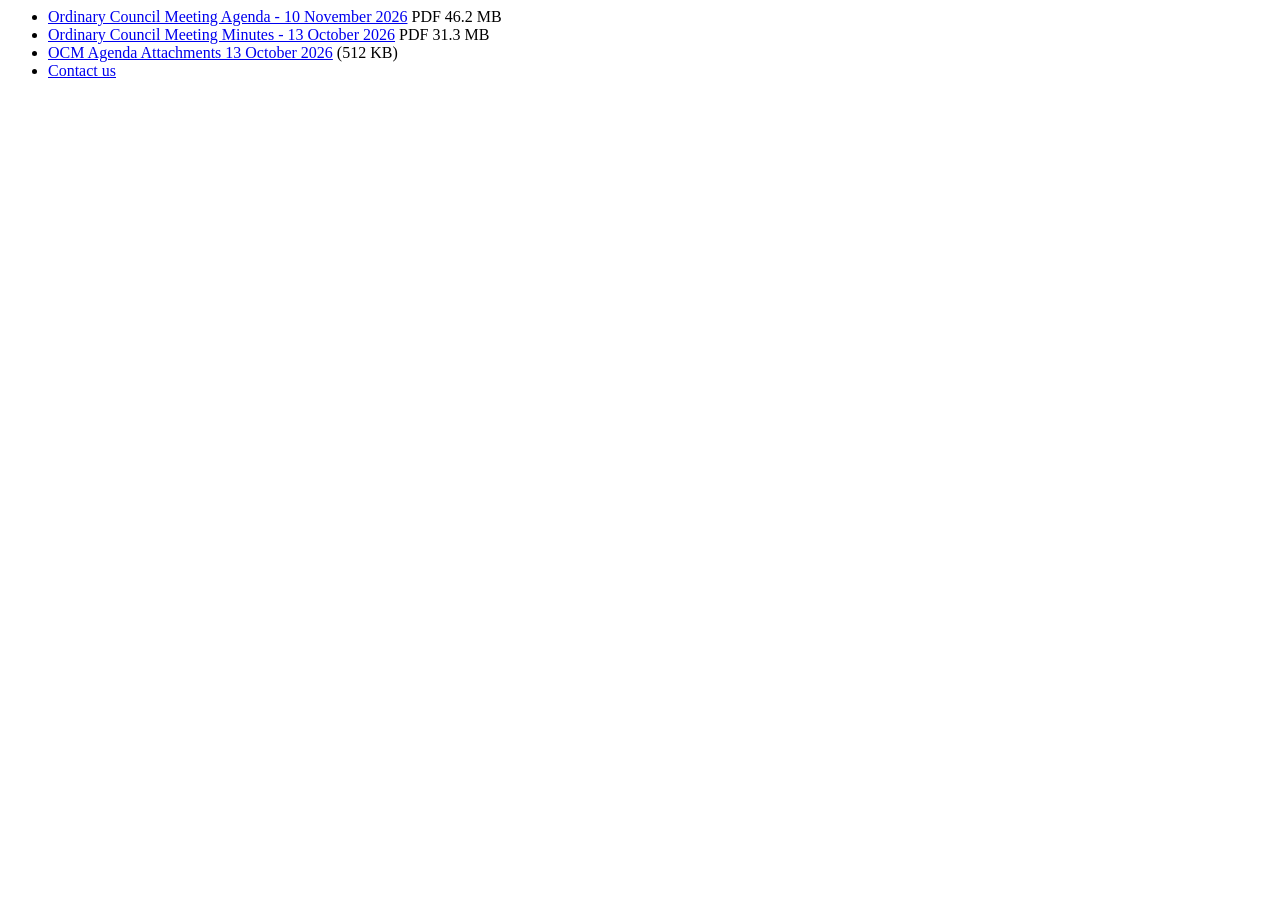
<file: tests/fixtures/cockburn_listing.html>
<!-- Hand-built snippet following RESEARCH.md §1.2.5 (Kentico list with getattachment links and sizes). -->
<html><body><ul class="document-list">
<li><a href="/getattachment/a5cf4eca-728c-4e5c-ae81-32e01d71c0fd/ECM_12928826_v1_Ordinary-Council-Meeting-Agenda-10-November-2026-pdf.aspx">Ordinary Council Meeting Agenda - 10 November 2026</a> <span class="meta">PDF 46.2 MB</span></li>
<li><a href="/getattachment/a9c882fe-03ab-4938-bc8d-53ceab8e719b/ECM_12915695_v3_Ordinary-Council-Meeting-Minutes-13-October-2026-pdf.aspx">Ordinary Council Meeting Minutes - 13 October 2026</a> <span class="meta">PDF 31.3 MB</span></li>
<li><a href="/getattachment/0f0f0f0f-0000-4000-8000-000000000001/ECM_12915000_v1_OCM-Agenda-Attachments-13-October-2026-pdf.aspx">OCM Agenda Attachments 13 October 2026</a> <span class="meta">(512 KB)</span></li>
<li><a href="/Contact-Us">Contact us</a></li>
</ul></body></html>
</file>
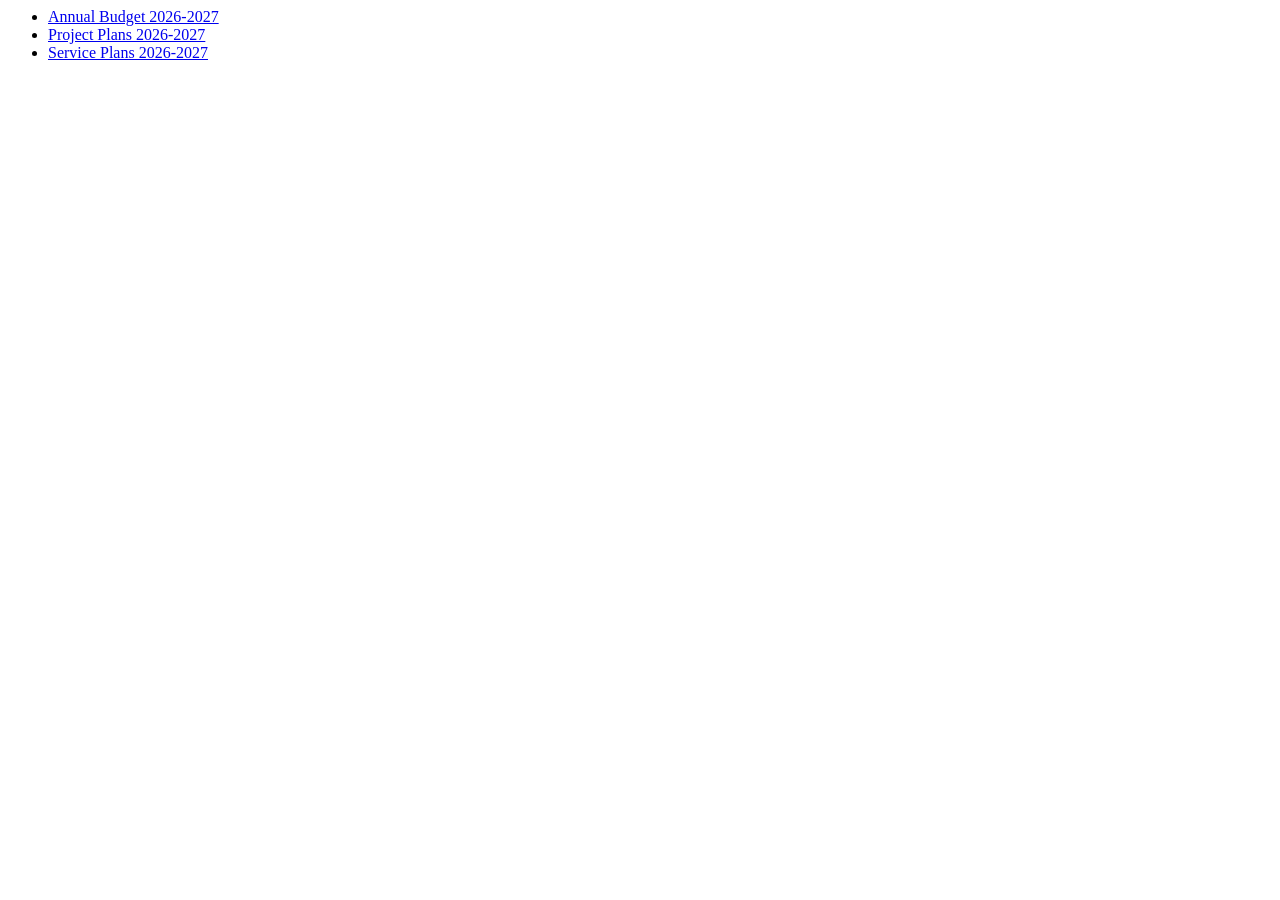
<file: tests/fixtures/cockburn_strategies.html>
<!-- Hand-built snippet: Strategies-and-Plans index (RESEARCH.md §1.2.5). -->
<html><body><ul>
<li><a href="/getattachment/eaa1f7d8-69b9-4c8f-b3b9-ac533c2ea170/ECM_12777460_v1_Annual-Budget-2026-2027-pdf.aspx">Annual Budget 2026-2027</a></li>
<li><a href="/getattachment/91e79b42-247f-4c86-a1bd-050ad2cf769f/ECM_12774885_v3_Project-Plans-2026-2027-pdf.aspx">Project Plans 2026-2027</a></li>
<li><a href="/getattachment/11111111-2222-4333-8444-555555555555/ECM_12000000_v1_Service-Plans-2026-2027-pdf.aspx">Service Plans 2026-2027</a></li>
</ul></body></html>
</file>
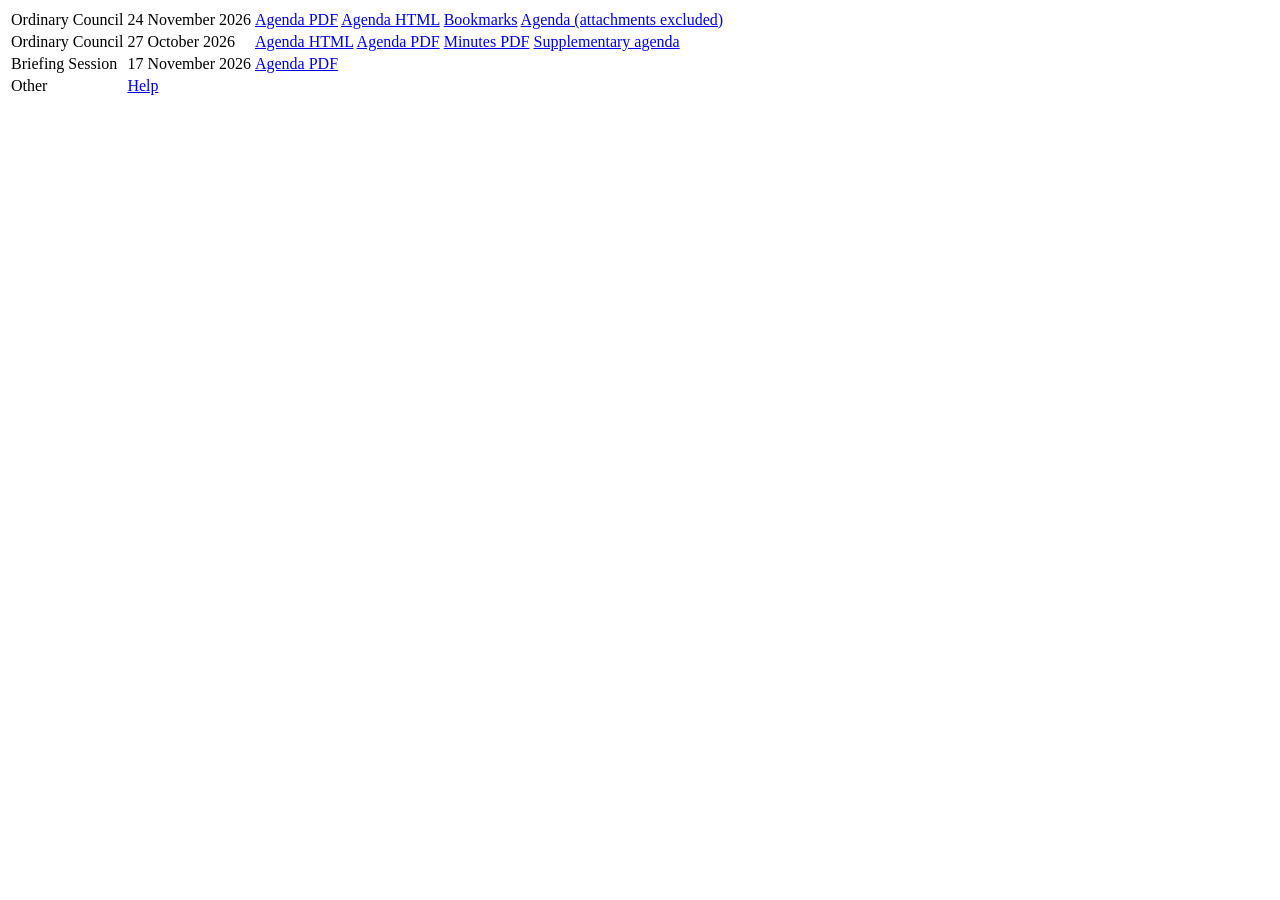
<file: tests/fixtures/infocouncil_listing.html>
<!-- Hand-built snippet following the link pattern in RESEARCH.md §1.2.2 (not a capture of the live page). -->
<html><body><table class="bpsGrid">
<tr class="bpsGridRow"><td>Ordinary Council</td><td>24 November 2026</td>
 <td><a href="RedirectToDoc.aspx?URL=Open/2026/11/OC_24112026_AGN_AT.PDF">Agenda PDF</a>
     <a href="RedirectToDoc.aspx?URL=Open/2026/11/OC_24112026_AGN_AT_WEB.htm">Agenda HTML</a>
     <a href="RedirectToDoc.aspx?URL=Open/2026/11/OC_24112026_AGN_AT_BMK.HTM">Bookmarks</a>
     <a href="RedirectToDoc.aspx?URL=Open/2026/11/OC_24112026_AGN_AT_ATT_EXCLUDED.PDF">Agenda (attachments excluded)</a></td></tr>
<tr class="bpsGridRow"><td>Ordinary Council</td><td>27 October 2026</td>
 <td><a href="RedirectToDoc.aspx?URL=Open/2026/10/OC_27102026_AGN_AT.HTM">Agenda HTML</a>
     <a href="RedirectToDoc.aspx?URL=Open/2026/10/OC_27102026_AGN_AT.PDF">Agenda PDF</a>
     <a href="RedirectToDoc.aspx?URL=Open/2026/10/OC_27102026_MIN_AT.PDF">Minutes PDF</a>
     <a href="RedirectToDoc.aspx?URL=Open/2026/10/OC_27102026_AGN_AT_SUP.PDF">Supplementary agenda</a></td></tr>
<tr class="bpsGridRow"><td>Briefing Session</td><td>17 November 2026</td>
 <td><a href="RedirectToDoc.aspx?URL=Open/2026/11/BSS_17112026_AGN_AT.PDF">Agenda PDF</a></td></tr>
<tr><td>Other</td><td><a href="/Help.aspx">Help</a></td></tr>
</table></body></html>
</file>
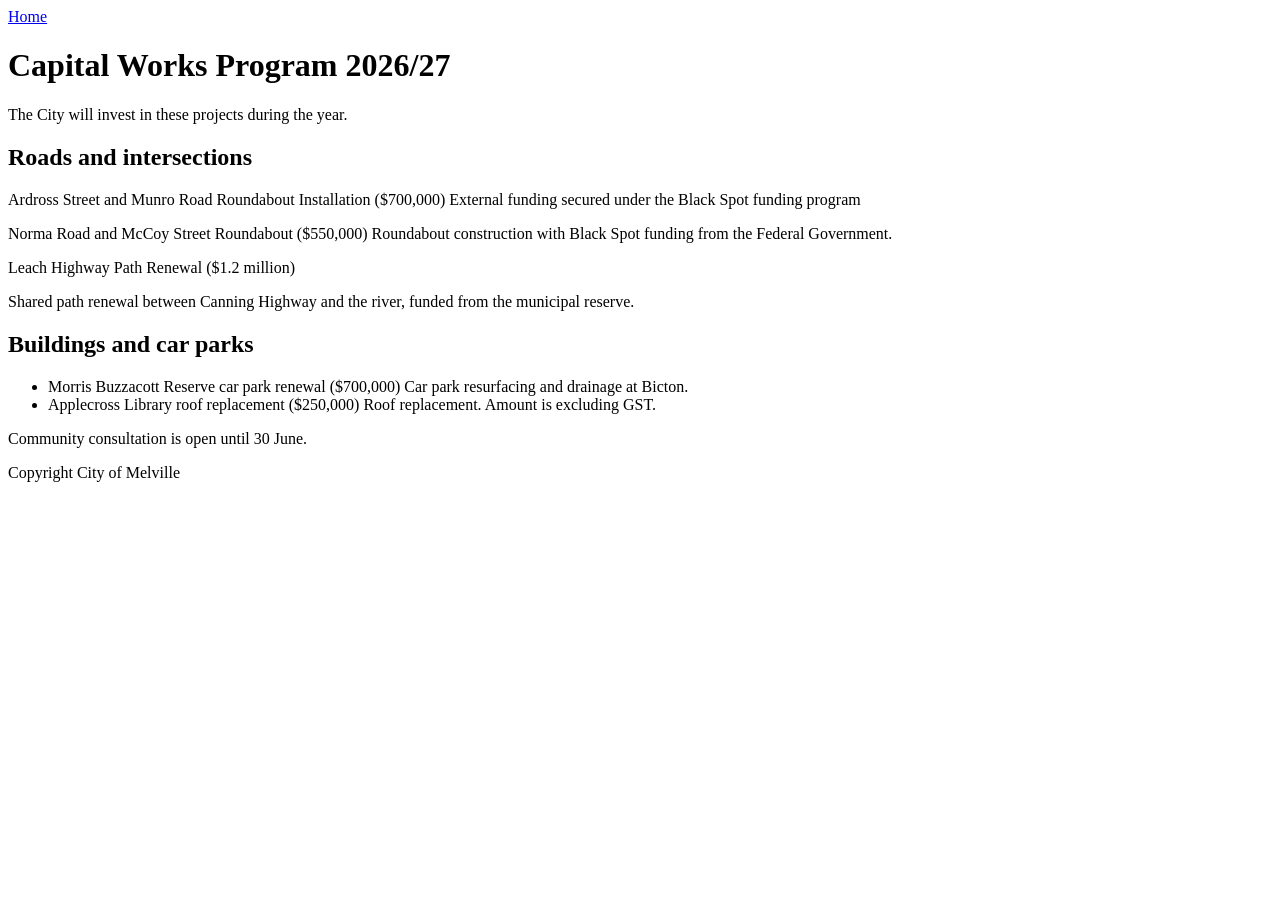
<file: tests/fixtures/melville_cwp_snippet.html>
<!-- Hand-built from the examples quoted in RESEARCH.md §1.2.4 (structure: heading + one paragraph per project). -->
<html><body>
<nav><a href="/">Home</a></nav>
<h1>Capital Works Program 2026/27</h1>
<p>The City will invest in these projects during the year.</p>
<h2>Roads and intersections</h2>
<p>Ardross Street and Munro Road Roundabout Installation ($700,000) External funding secured under the Black Spot funding program</p>
<p>Norma Road and McCoy Street Roundabout ($550,000) Roundabout construction with Black Spot funding from the Federal Government.</p>
<p>Leach Highway Path Renewal ($1.2 million)</p>
<p>Shared path renewal between Canning Highway and the river, funded from the municipal reserve.</p>
<h2>Buildings and car parks</h2>
<ul><li>Morris Buzzacott Reserve car park renewal ($700,000) Car park resurfacing and drainage at Bicton.</li>
<li>Applecross Library roof replacement ($250,000) Roof replacement. Amount is excluding GST.</li></ul>
<p>Community consultation is open until 30 June.</p>
<footer>Copyright City of Melville</footer>
</body></html>
</file>
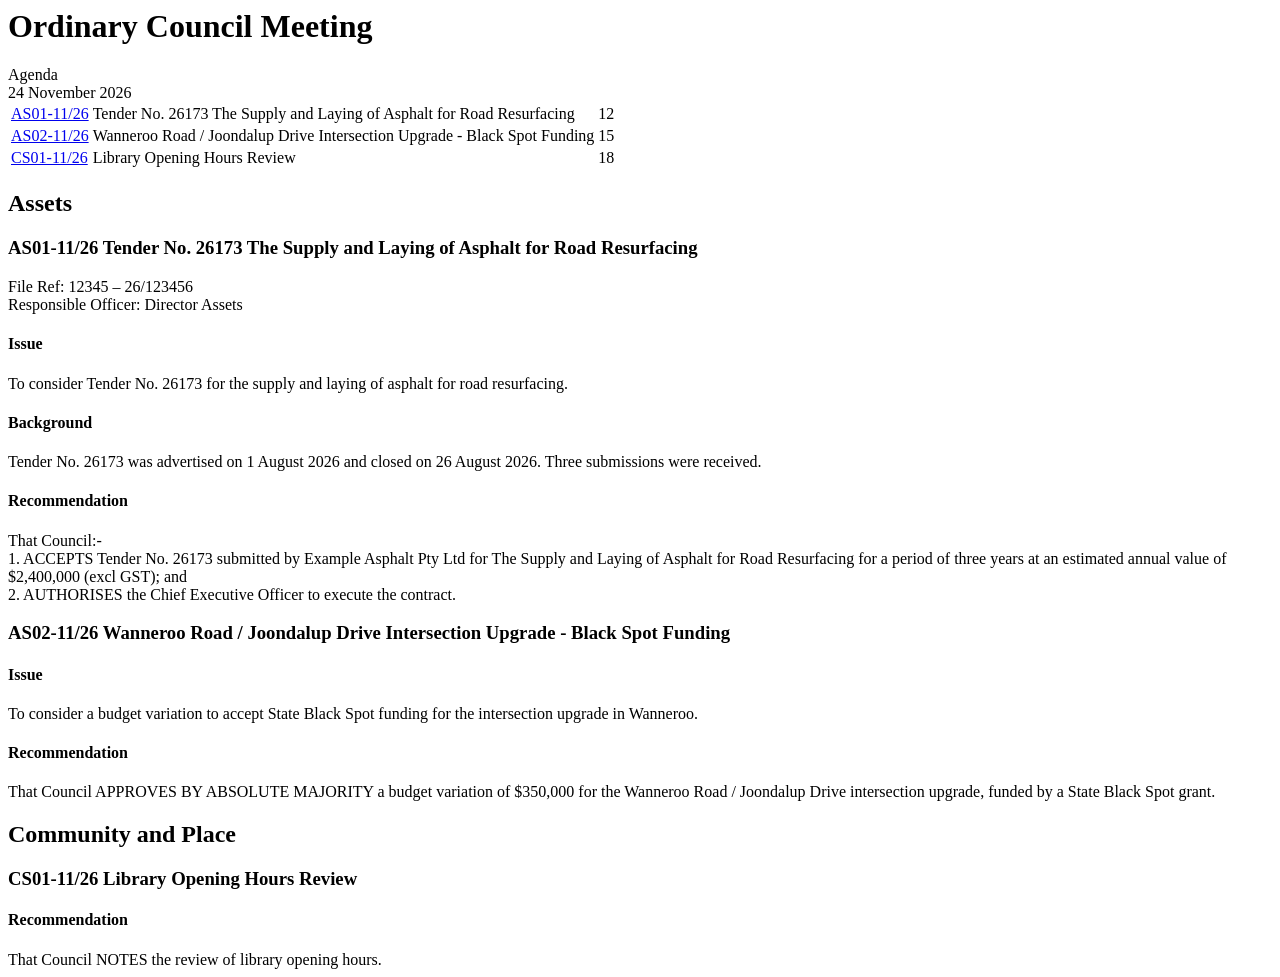
<file: tests/fixtures/agenda/wanneroo_oc_agenda.htm>
<html><head><title>Ordinary Council Meeting Agenda 24 November 2026</title>
<style>p{margin:0}</style></head>
<body>
<!-- Synthetic Infocouncil-style paper for tests (structure modelled on R§1.2.2). Only "AS01-11/26" and
     "Tender No. 26173 The Supply ..." are documented; every other fact here is invented for the test. -->
<h1>Ordinary Council Meeting</h1>
<p>Agenda</p>
<p>24 November 2026</p>
<table>
<tr><td><a href="#AS01">AS01-11/26</a></td><td>Tender No. 26173 The Supply and Laying of Asphalt for Road Resurfacing</td><td>12</td></tr>
<tr><td><a href="#AS02">AS02-11/26</a></td><td>Wanneroo Road / Joondalup Drive Intersection Upgrade - Black Spot Funding</td><td>15</td></tr>
<tr><td><a href="#CS01">CS01-11/26</a></td><td>Library Opening Hours Review</td><td>18</td></tr>
</table>
<h2>Assets</h2>
<h3><a name="AS01"></a>AS01-11/26 Tender No. 26173 The Supply and Laying of Asphalt for Road Resurfacing</h3>
<p>File Ref: 12345 – 26/123456</p>
<p>Responsible Officer: Director Assets</p>
<h4>Issue</h4>
<p>To consider Tender No. 26173 for the supply and laying of asphalt for road resurfacing.</p>
<h4>Background</h4>
<p>Tender No. 26173 was advertised on 1 August 2026 and closed on 26 August 2026. Three submissions were received.</p>
<h4>Recommendation</h4>
<p>That Council:-</p>
<p>1. ACCEPTS Tender No. 26173 submitted by Example Asphalt Pty Ltd for The Supply and Laying of Asphalt for Road Resurfacing for a period of three years at an estimated annual value of $2,400,000 (excl GST); and</p>
<p>2. AUTHORISES the Chief Executive Officer to execute the contract.</p>
<h3><a name="AS02"></a>AS02-11/26 Wanneroo Road / Joondalup Drive Intersection Upgrade - Black Spot Funding</h3>
<h4>Issue</h4>
<p>To consider a budget variation to accept State Black Spot funding for the intersection upgrade in Wanneroo.</p>
<h4>Recommendation</h4>
<p>That Council APPROVES BY ABSOLUTE MAJORITY a budget variation of $350,000 for the Wanneroo Road / Joondalup Drive intersection upgrade, funded by a State Black Spot grant.</p>
<h2>Community and Place</h2>
<h3><a name="CS01"></a>CS01-11/26 Library Opening Hours Review</h3>
<h4>Recommendation</h4>
<p>That Council NOTES the review of library opening hours.</p>
</body></html>
</file>
<file: out/ui/style.css>
:root { --ink:#1b1f24; --muted:#667; --accent:#123c5a; --line:#c9d1d9; --bg:#f6f8fa; }
* { box-sizing: border-box; }
body { margin:0; font:14px/1.4 -apple-system, "Segoe UI", Helvetica, Arial, sans-serif; color:var(--ink); background:#fff; }
header { padding:12px 18px; background:var(--accent); color:#fff; }
header h1 { margin:0 0 2px; font-size:20px; }
header .muted { color:#cfe0ee; font-size:12px; }
#counters { margin-top:8px; display:flex; gap:18px; align-items:center; flex-wrap:wrap; }
#layout { display:flex; align-items:flex-start; }
#filters { width:270px; flex:none; padding:12px 14px; background:var(--bg); border-right:1px solid var(--line); min-height:80vh; }
#filters label { display:block; margin:10px 0 3px; font-weight:600; font-size:12px; }
#filters label.inline { font-weight:400; }
#filters input[type=search], #filters input[type=number], #filters select { width:100%; padding:4px 6px; }
#filters .row { display:flex; gap:6px; }
#filters fieldset { border:1px solid var(--line); margin:10px 0 0; padding:4px 8px 6px; max-height:230px; overflow:auto; }
#filters legend { font-weight:600; font-size:12px; }
main { flex:1; min-width:0; padding:10px 14px; overflow-x:auto; }
table { border-collapse:collapse; width:100%; }
th, td { border-bottom:1px solid var(--line); padding:5px 7px; text-align:left; vertical-align:top; }
th { background:var(--bg); cursor:pointer; white-space:nowrap; position:sticky; top:0; user-select:none; }
th.sorted-asc::after { content:" ▲"; } th.sorted-desc::after { content:" ▼"; }
td.num, th.num { text-align:right; }
tr.proj { cursor:pointer; } tr.proj:hover { background:#eef4fa; }
tr.detail > td { background:#fbfcfd; padding:10px 14px; }
.chip { display:inline-block; background:#e3eef7; color:var(--accent); border:1px solid #9db9d1; padding:0 5px; margin:0 2px 2px 0; font-size:11px; border-radius:3px; }
.chip.implied { background:#f4f6f8; color:#7b8794; border-color:#d5dbe1; }
.pill { display:inline-block; background:#fff4d6; border:1px solid #e0b84a; color:#6b4e00; padding:0 5px; margin:0 2px 2px 0; font-size:11px; border-radius:3px; }
.conf-High { color:#1d5c32; font-weight:600; } .conf-Medium { color:#7a4a00; font-weight:600; } .conf-Low { color:#7a1a12; font-weight:600; }
.muted { color:var(--muted); } .small { font-size:12px; }
.quote { color:var(--muted); font-style:italic; }
.src { margin:0 0 8px; padding-left:8px; border-left:3px solid var(--line); }
.timeline { margin:4px 0 0; padding-left:18px; }
button { padding:4px 10px; cursor:pointer; }
footer { padding:12px 18px; border-top:1px solid var(--line); color:#444; font-size:12px; }
@media (max-width: 800px) { #layout { display:block; } #filters { width:auto; min-height:0; } }
</file>
